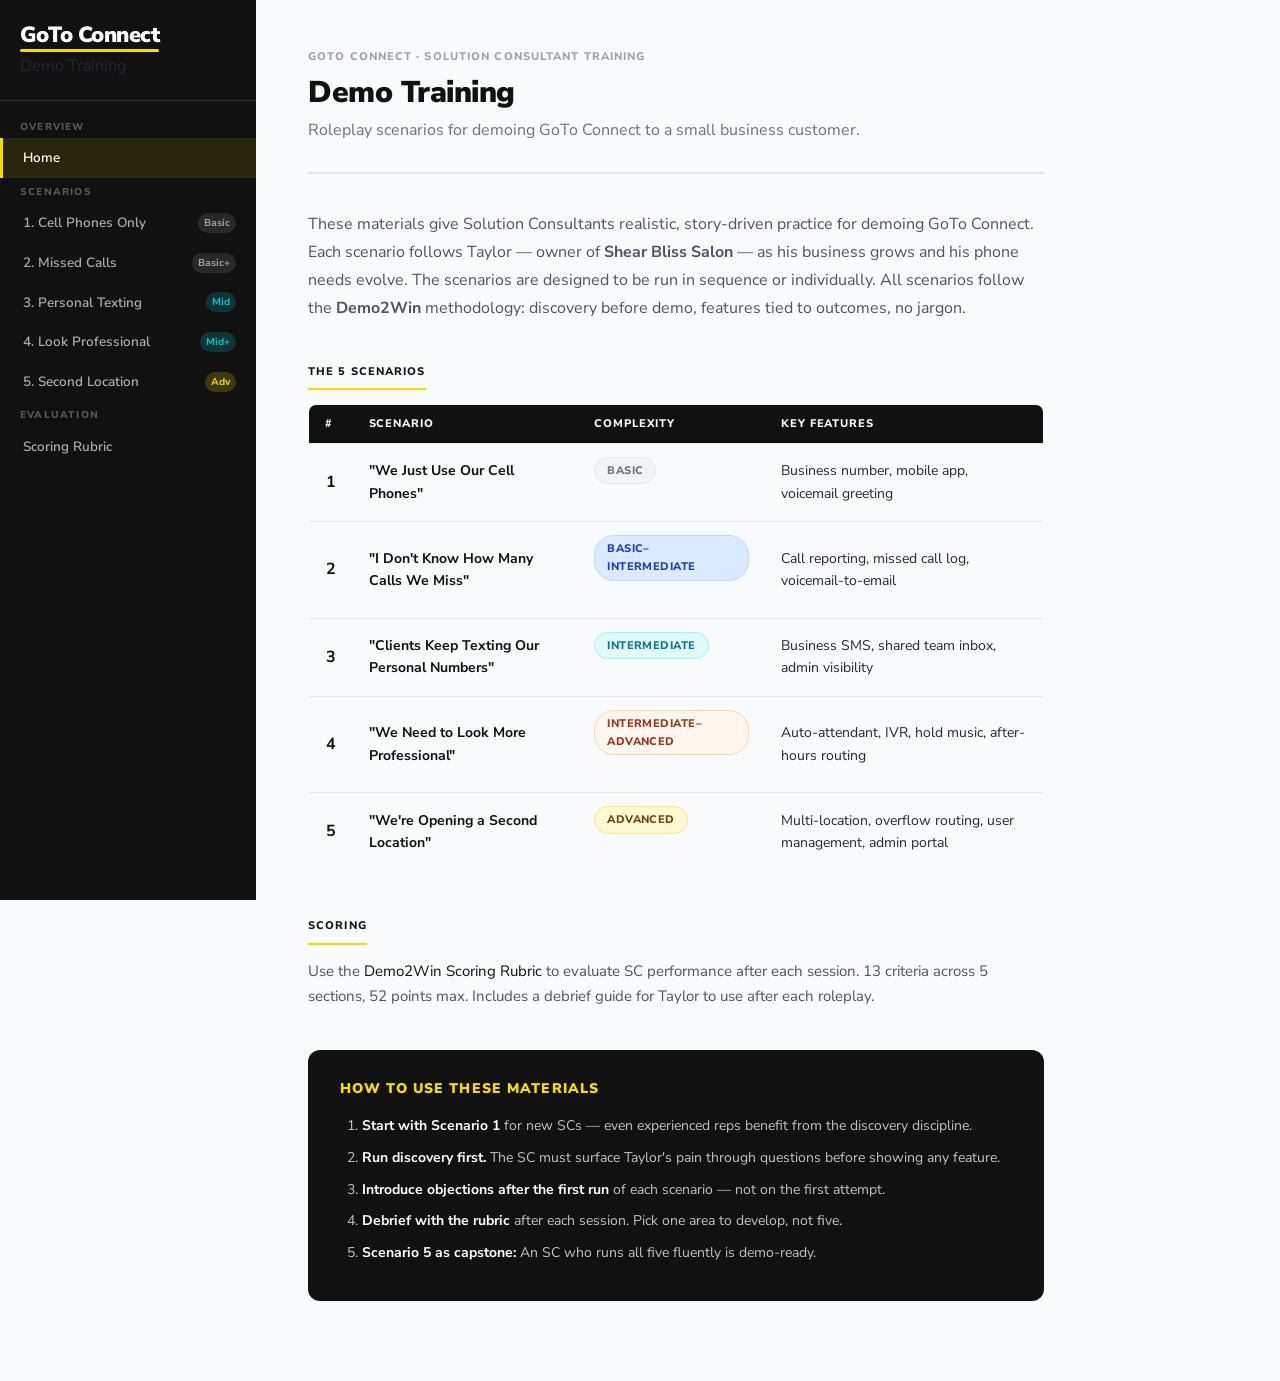
<file: index.html>
<!DOCTYPE html>
<html lang="en">
<head>
  <meta charset="UTF-8">
  <meta name="viewport" content="width=device-width, initial-scale=1.0">
  <title>Shear Bliss Demo Training</title>
  <link rel="icon" href="data:image/svg+xml,<svg xmlns='http://www.w3.org/2000/svg' viewBox='0 0 100 100'><text y='.9em' font-size='90'>✂️</text></svg>">
  <link rel="stylesheet" href="css/styles.css?v=2">
</head>
<body>
<div class="site-wrapper">

  <!-- SIDEBAR NAV — update in all 7 HTML files when changing -->
  <nav class="sidebar">
    <div class="sidebar-header">
      <div class="sidebar-logo">GoTo Connect</div>
      <div class="sidebar-title">Demo Training</div>
    </div>
    <div class="sidebar-nav">
      <span class="nav-section-label">Overview</span>
      <a href="index.html" class="nav-link active">Home</a>

      <span class="nav-section-label">Scenarios</span>
      <a href="scenario-1.html" class="nav-link">
        1. Cell Phones Only
        <span class="nav-badge badge-basic">Basic</span>
      </a>
      <a href="scenario-2.html" class="nav-link">
        2. Missed Calls
        <span class="nav-badge badge-basic">Basic+</span>
      </a>
      <a href="scenario-3.html" class="nav-link">
        3. Personal Texting
        <span class="nav-badge badge-intermediate">Mid</span>
      </a>
      <a href="scenario-4.html" class="nav-link">
        4. Look Professional
        <span class="nav-badge badge-intermediate">Mid+</span>
      </a>
      <a href="scenario-5.html" class="nav-link">
        5. Second Location
        <span class="nav-badge badge-advanced">Adv</span>
      </a>

      <span class="nav-section-label">Evaluation</span>
      <a href="rubric.html" class="nav-link">Scoring Rubric</a>
    </div>
  </nav>
  <!-- END SIDEBAR NAV -->

  <main class="main-content">
    <div class="page">

      <div class="page-header">
        <div class="page-eyebrow">GoTo Connect · Solution Consultant Training</div>
        <h1 class="page-title">Demo Training</h1>
        <p class="page-subtitle">Roleplay scenarios for demoing GoTo Connect to a small business customer.</p>
      </div>

      <p class="home-intro">
        These materials give Solution Consultants realistic, story-driven practice for demoing GoTo Connect.
        Each scenario follows Taylor — owner of <strong>Shear Bliss Salon</strong> — as his business grows and
        his phone needs evolve. The scenarios are designed to be run in sequence or individually.
        All scenarios follow the <strong>Demo2Win</strong> methodology: discovery before demo, features tied to outcomes,
        no jargon.
      </p>

      <div class="section">
        <div class="section-title">The 5 Scenarios</div>
        <table class="scenario-overview-table">
          <thead>
            <tr>
              <th>#</th>
              <th>Scenario</th>
              <th>Complexity</th>
              <th>Key Features</th>
            </tr>
          </thead>
          <tbody>
            <tr>
              <td><a href="scenario-1.html">1</a></td>
              <td><a href="scenario-1.html">"We Just Use Our Cell Phones"</a></td>
              <td><span class="complexity-badge complexity-basic">Basic</span></td>
              <td>Business number, mobile app, voicemail greeting</td>
            </tr>
            <tr>
              <td><a href="scenario-2.html">2</a></td>
              <td><a href="scenario-2.html">"I Don't Know How Many Calls We Miss"</a></td>
              <td><span class="complexity-badge complexity-basic-int">Basic–Intermediate</span></td>
              <td>Call reporting, missed call log, voicemail-to-email</td>
            </tr>
            <tr>
              <td><a href="scenario-3.html">3</a></td>
              <td><a href="scenario-3.html">"Clients Keep Texting Our Personal Numbers"</a></td>
              <td><span class="complexity-badge complexity-intermediate">Intermediate</span></td>
              <td>Business SMS, shared team inbox, admin visibility</td>
            </tr>
            <tr>
              <td><a href="scenario-4.html">4</a></td>
              <td><a href="scenario-4.html">"We Need to Look More Professional"</a></td>
              <td><span class="complexity-badge complexity-intermediate-adv">Intermediate–Advanced</span></td>
              <td>Auto-attendant, IVR, hold music, after-hours routing</td>
            </tr>
            <tr>
              <td><a href="scenario-5.html">5</a></td>
              <td><a href="scenario-5.html">"We're Opening a Second Location"</a></td>
              <td><span class="complexity-badge complexity-advanced">Advanced</span></td>
              <td>Multi-location, overflow routing, user management, admin portal</td>
            </tr>
          </tbody>
        </table>
      </div>

      <div class="section">
        <div class="section-title">Scoring</div>
        <p>
          Use the <a href="rubric.html">Demo2Win Scoring Rubric</a> to evaluate SC performance after each session.
          13 criteria across 5 sections, 52 points max. Includes a debrief guide for Taylor to use after each roleplay.
        </p>
      </div>

      <div class="how-to-use">
        <h3>How to Use These Materials</h3>
        <ol>
          <li><strong>Start with Scenario 1</strong> for new SCs — even experienced reps benefit from the discovery discipline.</li>
          <li><strong>Run discovery first.</strong> The SC must surface Taylor's pain through questions before showing any feature.</li>
          <li><strong>Introduce objections after the first run</strong> of each scenario — not on the first attempt.</li>
          <li><strong>Debrief with the rubric</strong> after each session. Pick one area to develop, not five.</li>
          <li><strong>Scenario 5 as capstone:</strong> An SC who runs all five fluently is demo-ready.</li>
        </ol>
      </div>

    </div>
  </main>
</div>
</body>
</html>
</file>
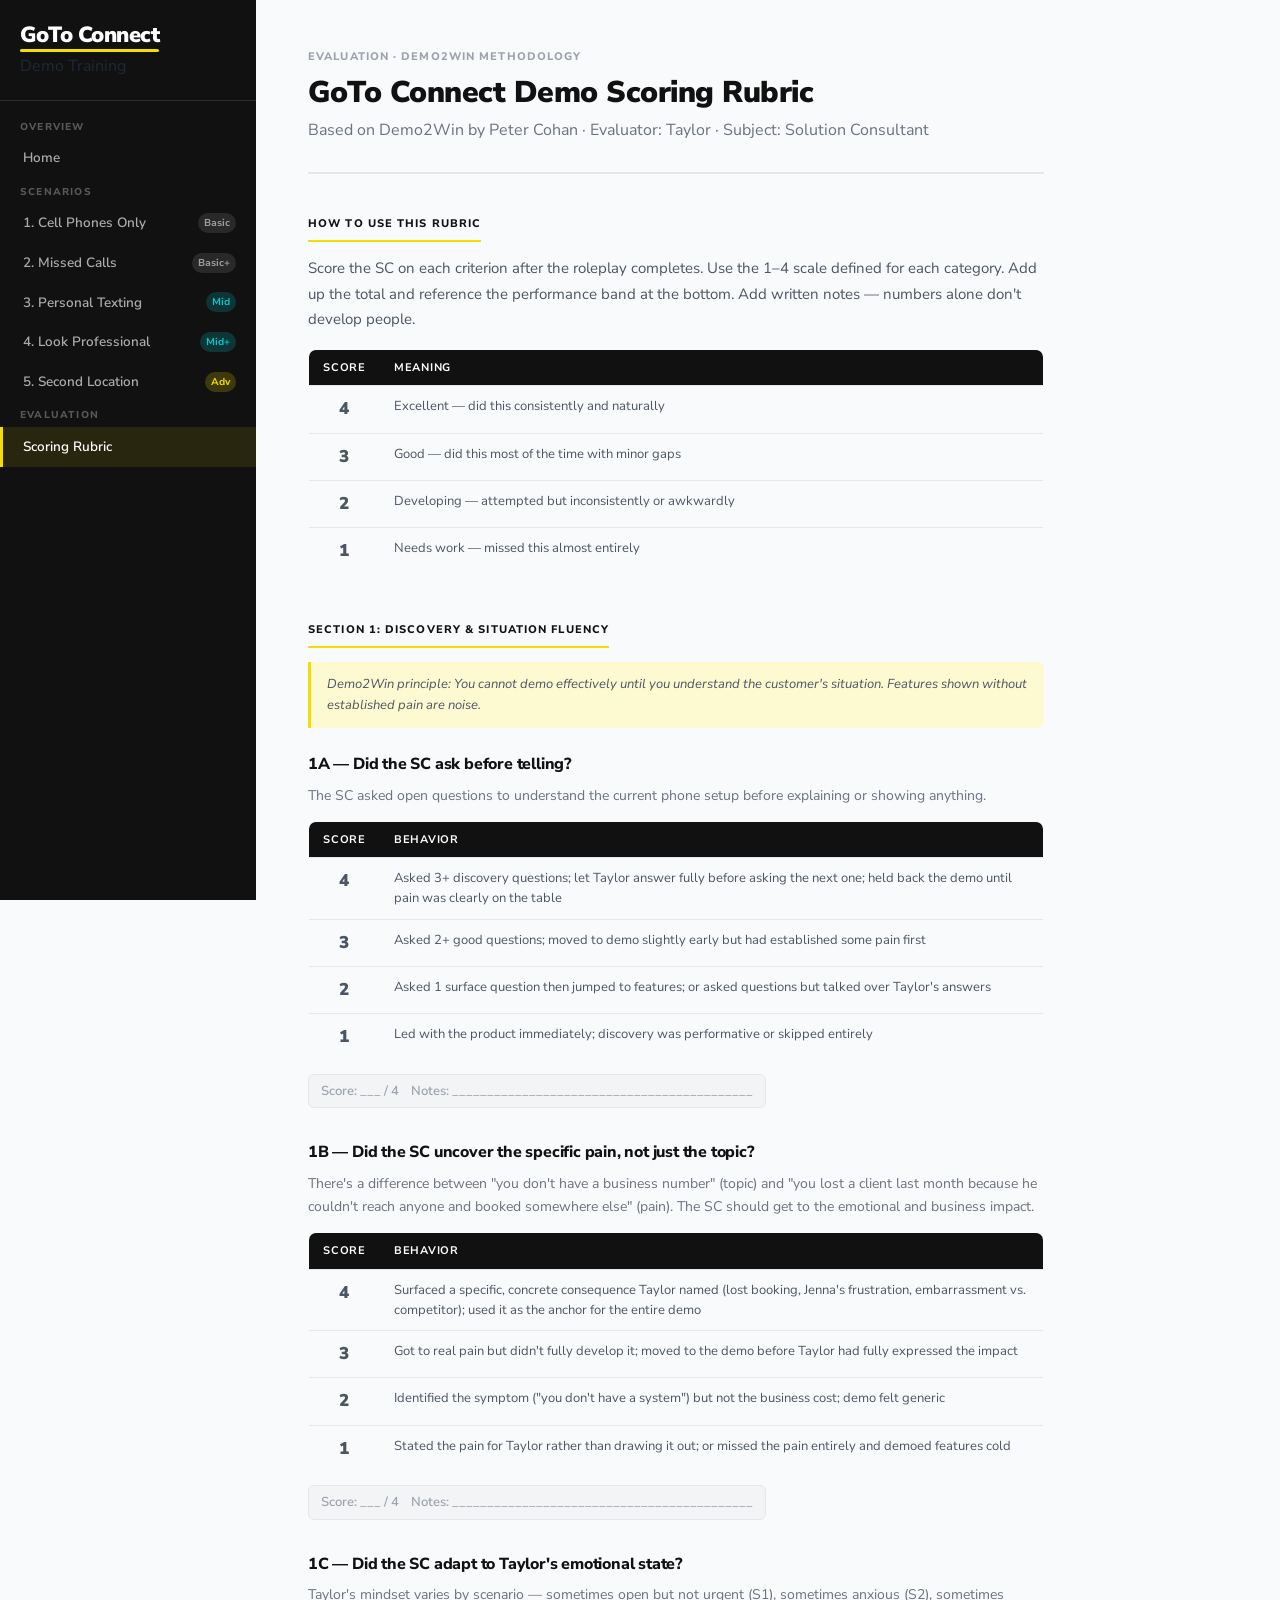
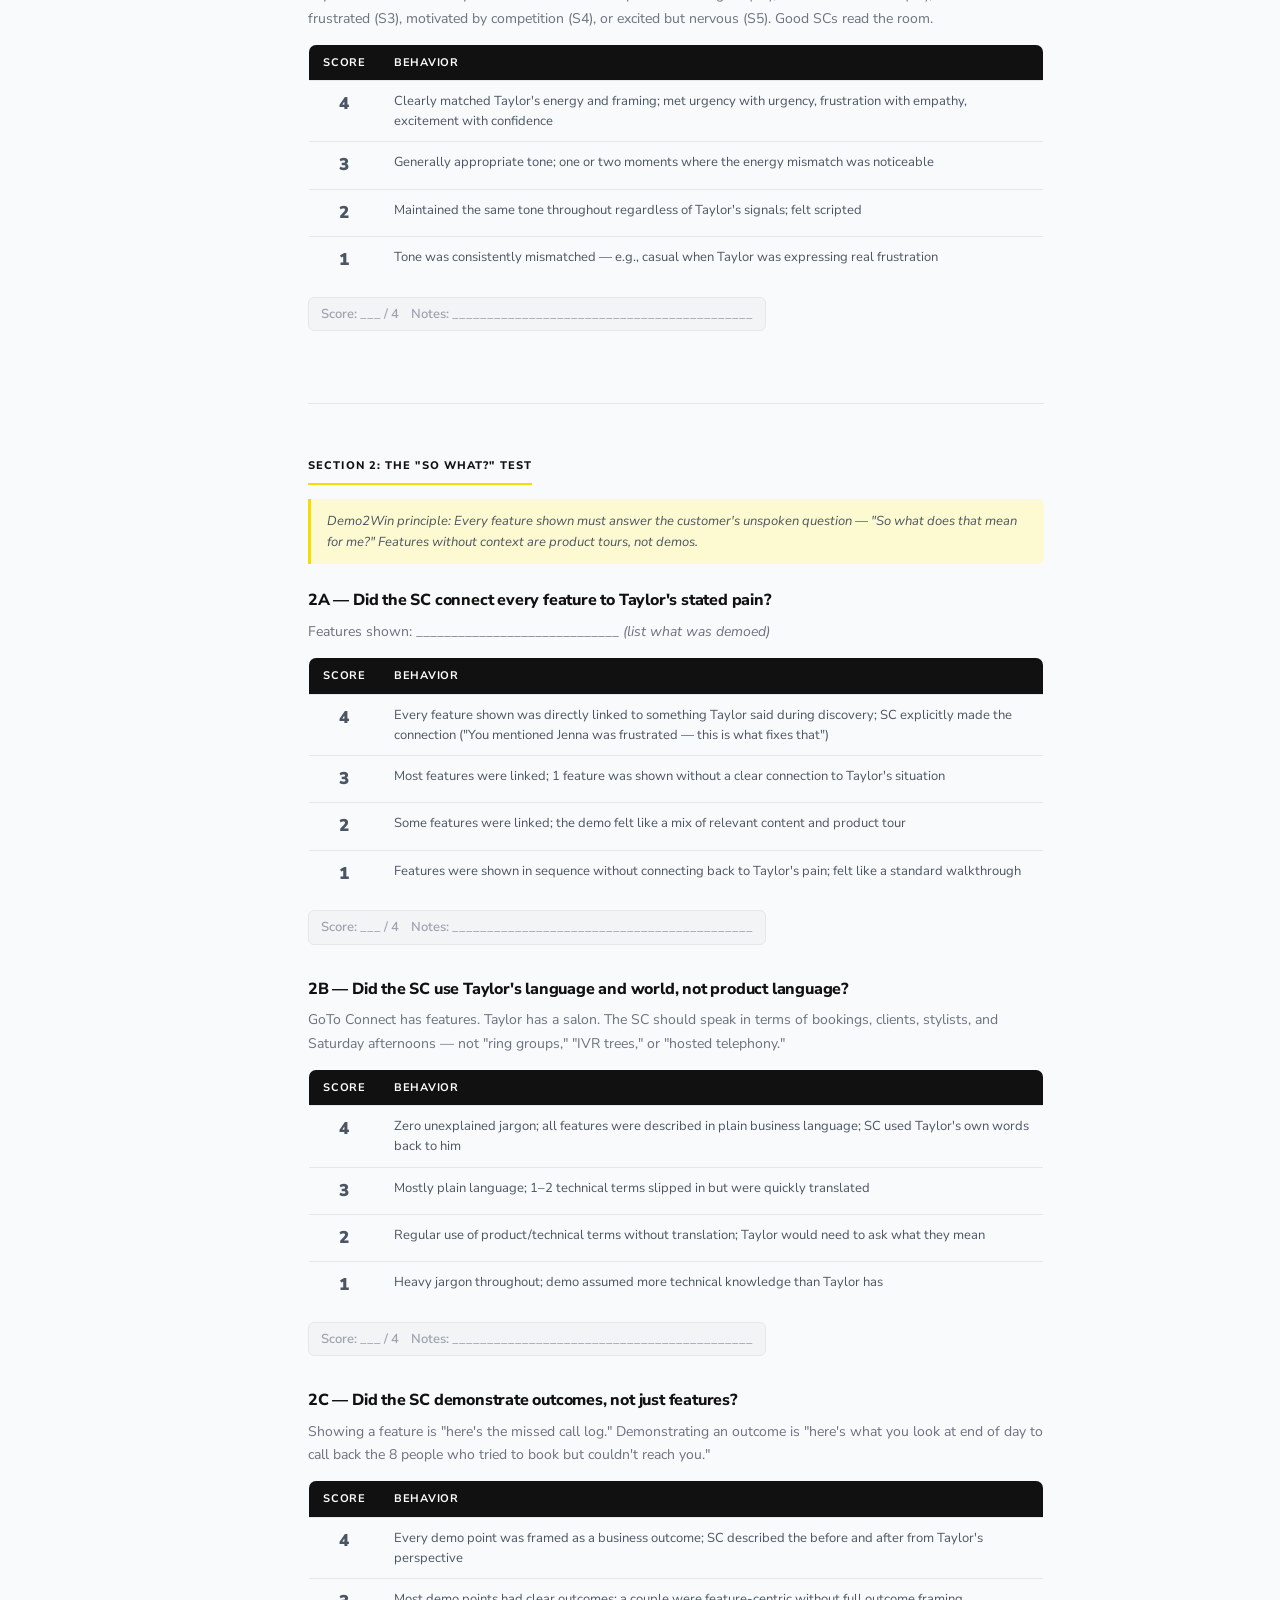
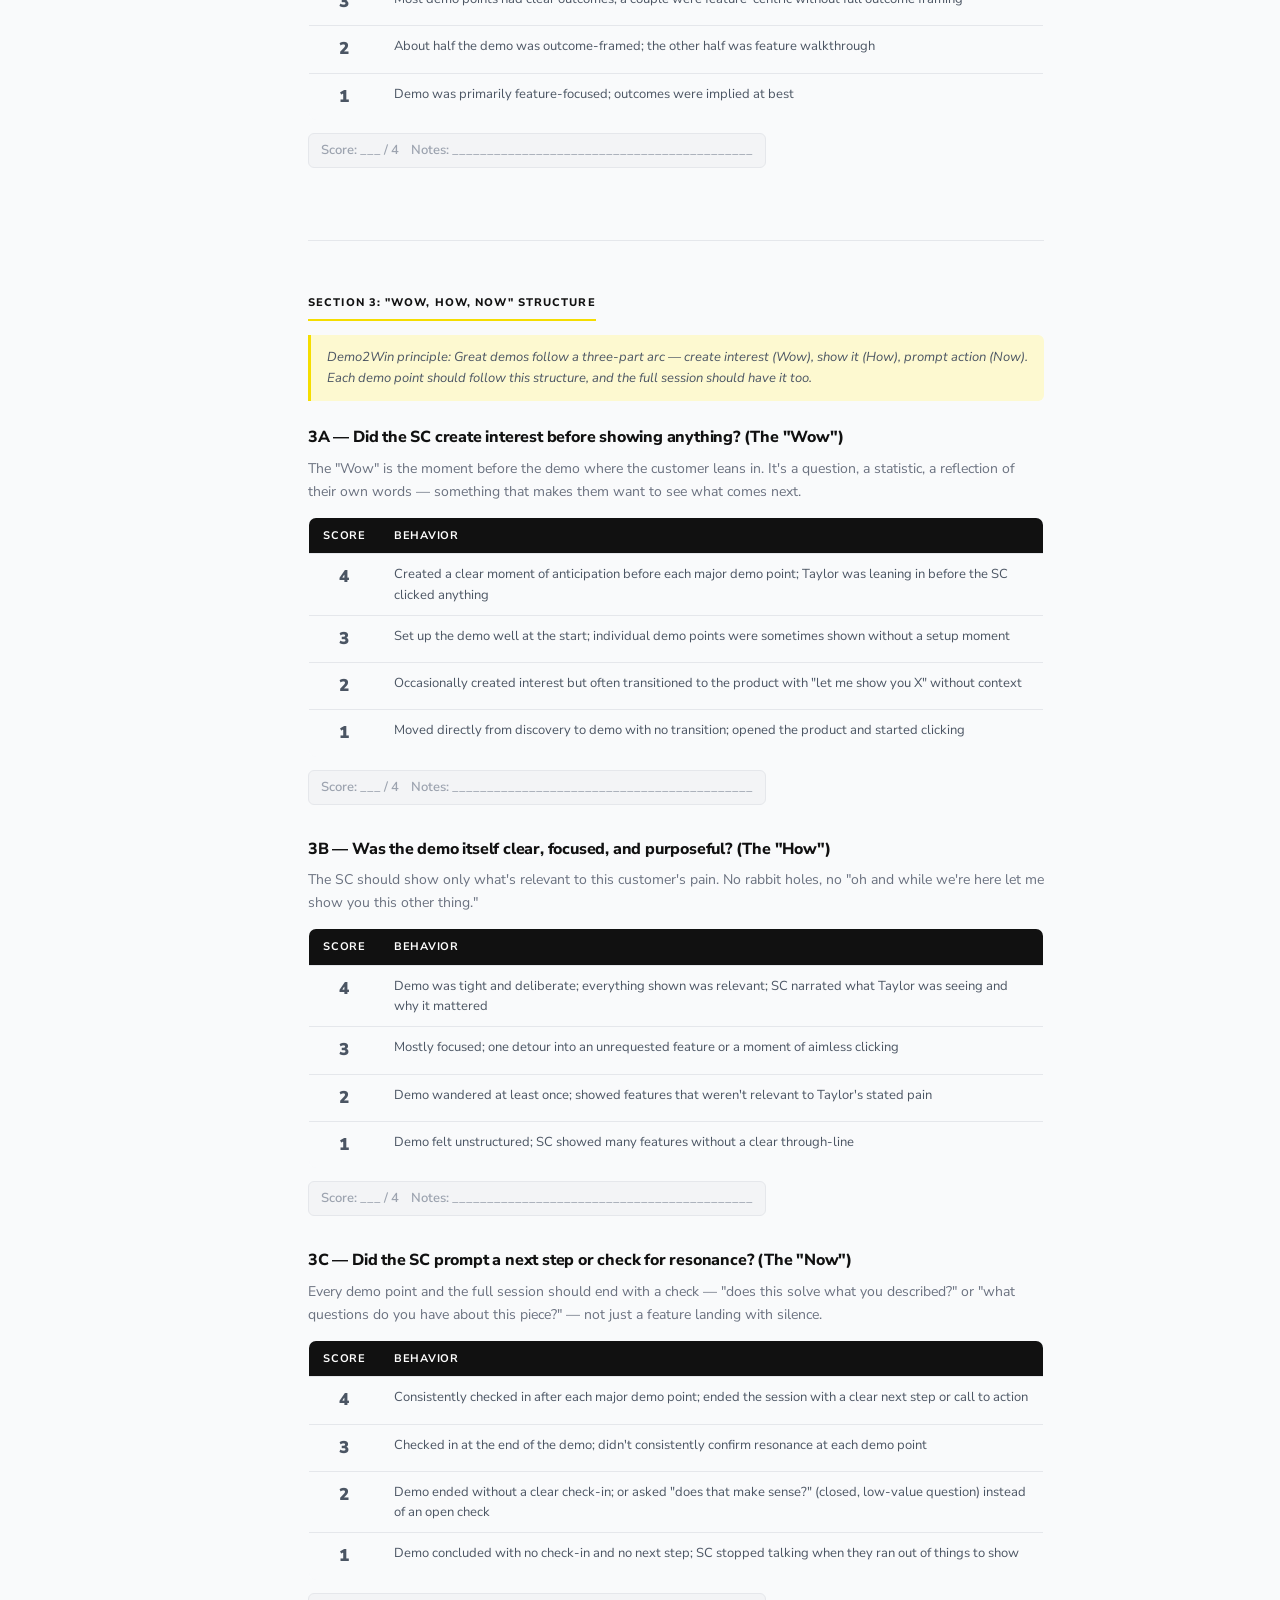
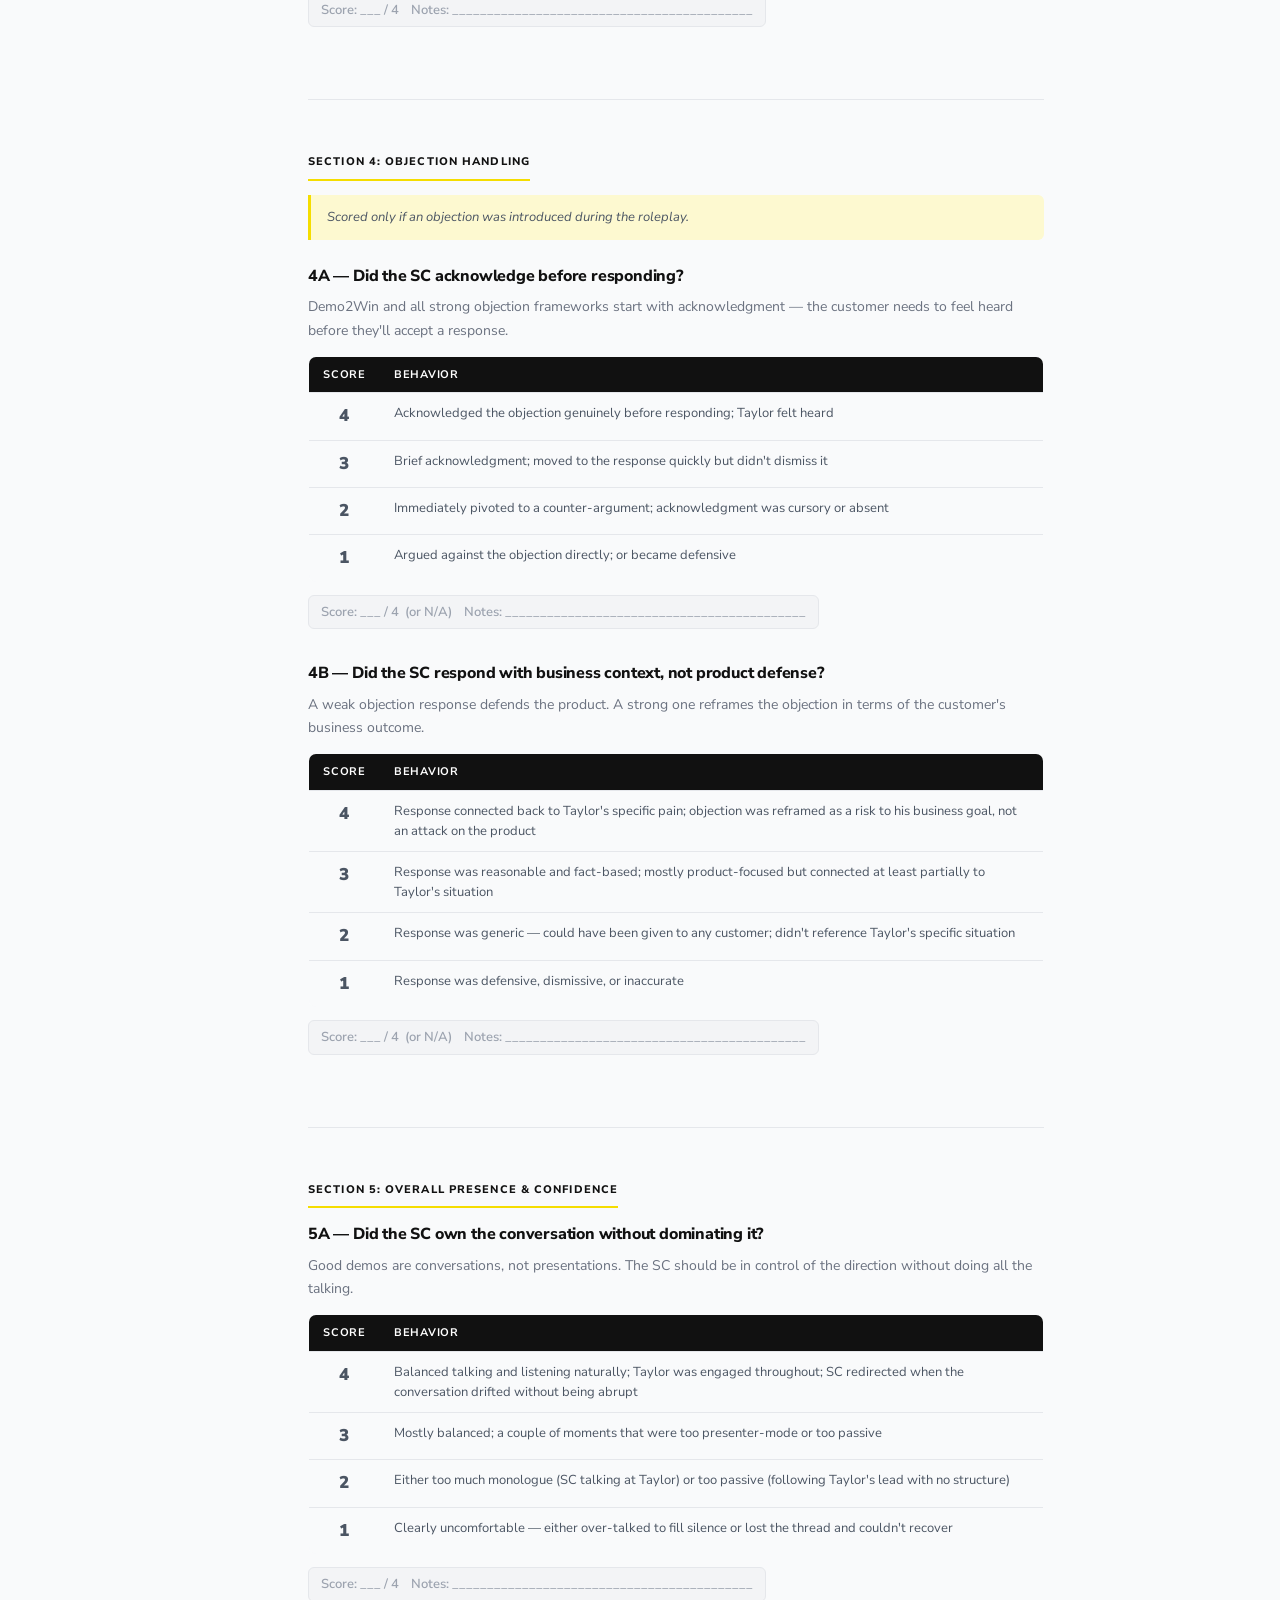
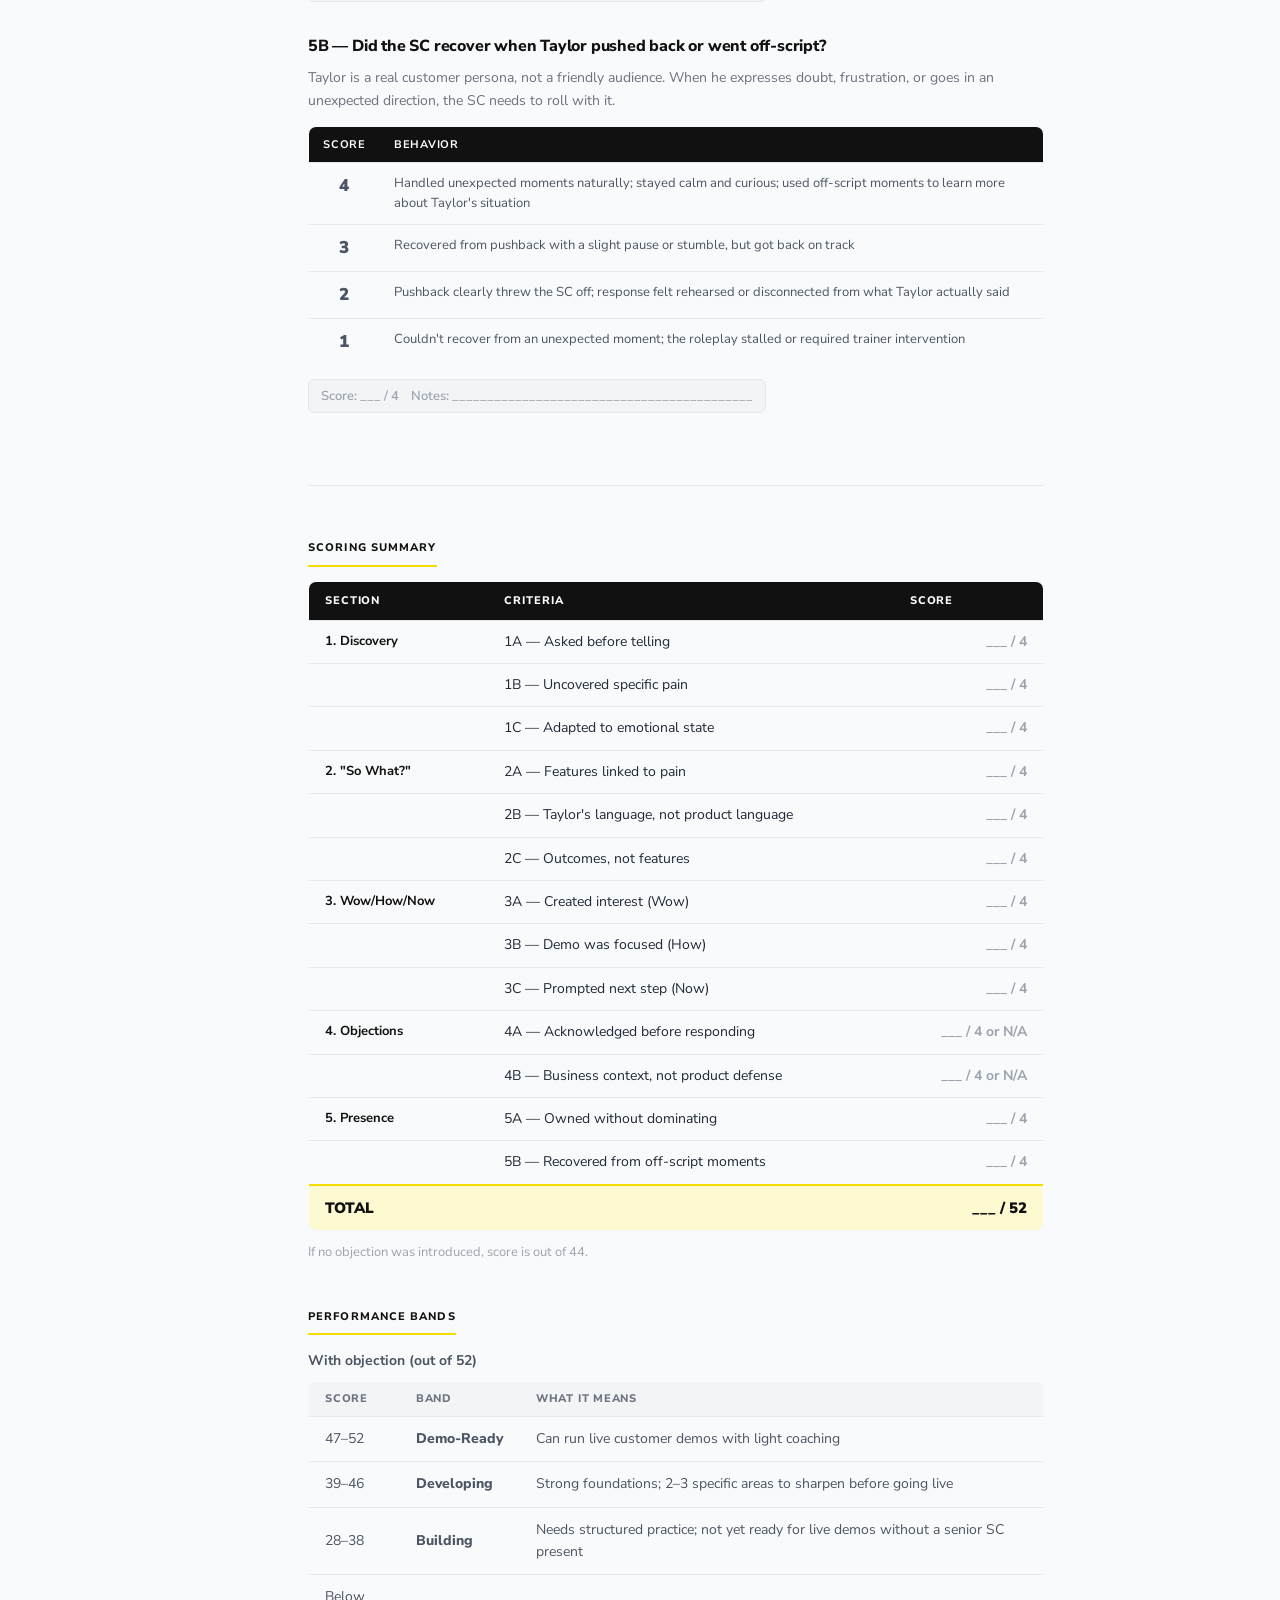
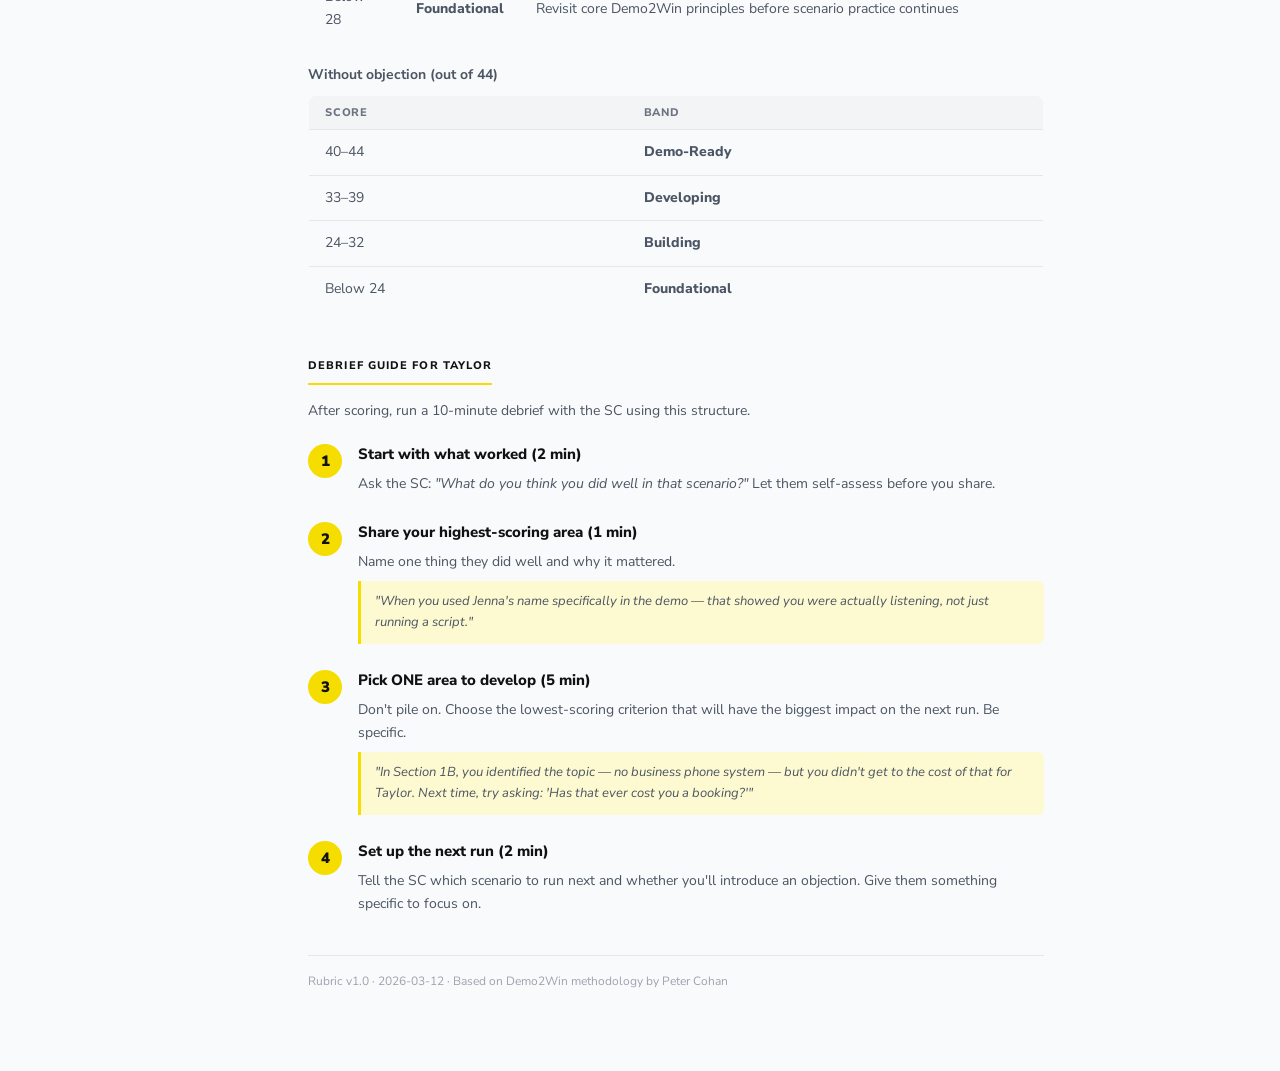
<file: rubric.html>
<!DOCTYPE html>
<html lang="en">
<head>
  <meta charset="UTF-8">
  <meta name="viewport" content="width=device-width, initial-scale=1.0">
  <title>Scoring Rubric — Shear Bliss Demo Training</title>
  <link rel="icon" href="data:image/svg+xml,<svg xmlns='http://www.w3.org/2000/svg' viewBox='0 0 100 100'><text y='.9em' font-size='90'>✂️</text></svg>">
  <link rel="stylesheet" href="css/styles.css?v=2">
</head>
<body>
<div class="site-wrapper">

  <!-- SIDEBAR NAV — update in all 7 HTML files when changing -->
  <nav class="sidebar">
    <div class="sidebar-header">
      <div class="sidebar-logo">GoTo Connect</div>
      <div class="sidebar-title">Demo Training</div>
    </div>
    <div class="sidebar-nav">
      <span class="nav-section-label">Overview</span>
      <a href="index.html" class="nav-link">Home</a>

      <span class="nav-section-label">Scenarios</span>
      <a href="scenario-1.html" class="nav-link">
        1. Cell Phones Only
        <span class="nav-badge badge-basic">Basic</span>
      </a>
      <a href="scenario-2.html" class="nav-link">
        2. Missed Calls
        <span class="nav-badge badge-basic">Basic+</span>
      </a>
      <a href="scenario-3.html" class="nav-link">
        3. Personal Texting
        <span class="nav-badge badge-intermediate">Mid</span>
      </a>
      <a href="scenario-4.html" class="nav-link">
        4. Look Professional
        <span class="nav-badge badge-intermediate">Mid+</span>
      </a>
      <a href="scenario-5.html" class="nav-link">
        5. Second Location
        <span class="nav-badge badge-advanced">Adv</span>
      </a>

      <span class="nav-section-label">Evaluation</span>
      <a href="rubric.html" class="nav-link active">Scoring Rubric</a>
    </div>
  </nav>
  <!-- END SIDEBAR NAV -->

  <main class="main-content">
    <div class="page">

      <div class="page-header">
        <div class="page-eyebrow">Evaluation · Demo2Win Methodology</div>
        <h1 class="page-title">GoTo Connect Demo Scoring Rubric</h1>
        <p class="page-subtitle">Based on Demo2Win by Peter Cohan · Evaluator: Taylor · Subject: Solution Consultant</p>
      </div>

      <!-- How to Use -->
      <div class="section">
        <div class="section-title">How to Use This Rubric</div>
        <p>Score the SC on each criterion after the roleplay completes. Use the 1–4 scale defined for each category. Add up the total and reference the performance band at the bottom. Add written notes — numbers alone don't develop people.</p>

        <table class="behavior-table" style="margin-top:16px;">
          <thead>
            <tr><th>Score</th><th>Meaning</th></tr>
          </thead>
          <tbody>
            <tr><td class="score-4">4</td><td>Excellent — did this consistently and naturally</td></tr>
            <tr><td class="score-3">3</td><td>Good — did this most of the time with minor gaps</td></tr>
            <tr><td class="score-2">2</td><td>Developing — attempted but inconsistently or awkwardly</td></tr>
            <tr><td class="score-1">1</td><td>Needs work — missed this almost entirely</td></tr>
          </tbody>
        </table>
      </div>

      <!-- Section 1 -->
      <div class="rubric-section">
        <div class="section-title">Section 1: Discovery &amp; Situation Fluency</div>
        <p class="rubric-principle">Demo2Win principle: You cannot demo effectively until you understand the customer's situation. Features shown without established pain are noise.</p>

        <div class="criteria-block">
          <div class="criteria-title">1A — Did the SC ask before telling?</div>
          <div class="criteria-desc">The SC asked open questions to understand the current phone setup before explaining or showing anything.</div>
          <table class="behavior-table">
            <thead><tr><th>Score</th><th>Behavior</th></tr></thead>
            <tbody>
              <tr><td class="score-4">4</td><td>Asked 3+ discovery questions; let Taylor answer fully before asking the next one; held back the demo until pain was clearly on the table</td></tr>
              <tr><td class="score-3">3</td><td>Asked 2+ good questions; moved to demo slightly early but had established some pain first</td></tr>
              <tr><td class="score-2">2</td><td>Asked 1 surface question then jumped to features; or asked questions but talked over Taylor's answers</td></tr>
              <tr><td class="score-1">1</td><td>Led with the product immediately; discovery was performative or skipped entirely</td></tr>
            </tbody>
          </table>
          <div class="score-field">Score: ___ / 4 &nbsp;&nbsp; Notes: ___________________________________________</div>
        </div>

        <div class="criteria-block">
          <div class="criteria-title">1B — Did the SC uncover the specific pain, not just the topic?</div>
          <div class="criteria-desc">There's a difference between "you don't have a business number" (topic) and "you lost a client last month because he couldn't reach anyone and booked somewhere else" (pain). The SC should get to the emotional and business impact.</div>
          <table class="behavior-table">
            <thead><tr><th>Score</th><th>Behavior</th></tr></thead>
            <tbody>
              <tr><td class="score-4">4</td><td>Surfaced a specific, concrete consequence Taylor named (lost booking, Jenna's frustration, embarrassment vs. competitor); used it as the anchor for the entire demo</td></tr>
              <tr><td class="score-3">3</td><td>Got to real pain but didn't fully develop it; moved to the demo before Taylor had fully expressed the impact</td></tr>
              <tr><td class="score-2">2</td><td>Identified the symptom ("you don't have a system") but not the business cost; demo felt generic</td></tr>
              <tr><td class="score-1">1</td><td>Stated the pain for Taylor rather than drawing it out; or missed the pain entirely and demoed features cold</td></tr>
            </tbody>
          </table>
          <div class="score-field">Score: ___ / 4 &nbsp;&nbsp; Notes: ___________________________________________</div>
        </div>

        <div class="criteria-block">
          <div class="criteria-title">1C — Did the SC adapt to Taylor's emotional state?</div>
          <div class="criteria-desc">Taylor's mindset varies by scenario — sometimes open but not urgent (S1), sometimes anxious (S2), sometimes frustrated (S3), motivated by competition (S4), or excited but nervous (S5). Good SCs read the room.</div>
          <table class="behavior-table">
            <thead><tr><th>Score</th><th>Behavior</th></tr></thead>
            <tbody>
              <tr><td class="score-4">4</td><td>Clearly matched Taylor's energy and framing; met urgency with urgency, frustration with empathy, excitement with confidence</td></tr>
              <tr><td class="score-3">3</td><td>Generally appropriate tone; one or two moments where the energy mismatch was noticeable</td></tr>
              <tr><td class="score-2">2</td><td>Maintained the same tone throughout regardless of Taylor's signals; felt scripted</td></tr>
              <tr><td class="score-1">1</td><td>Tone was consistently mismatched — e.g., casual when Taylor was expressing real frustration</td></tr>
            </tbody>
          </table>
          <div class="score-field">Score: ___ / 4 &nbsp;&nbsp; Notes: ___________________________________________</div>
        </div>
      </div>

      <!-- Section 2 -->
      <div class="rubric-section">
        <div class="section-title">Section 2: The "So What?" Test</div>
        <p class="rubric-principle">Demo2Win principle: Every feature shown must answer the customer's unspoken question — "So what does that mean for me?" Features without context are product tours, not demos.</p>

        <div class="criteria-block">
          <div class="criteria-title">2A — Did the SC connect every feature to Taylor's stated pain?</div>
          <div class="criteria-desc">Features shown: _____________________________ <em>(list what was demoed)</em></div>
          <table class="behavior-table">
            <thead><tr><th>Score</th><th>Behavior</th></tr></thead>
            <tbody>
              <tr><td class="score-4">4</td><td>Every feature shown was directly linked to something Taylor said during discovery; SC explicitly made the connection ("You mentioned Jenna was frustrated — this is what fixes that")</td></tr>
              <tr><td class="score-3">3</td><td>Most features were linked; 1 feature was shown without a clear connection to Taylor's situation</td></tr>
              <tr><td class="score-2">2</td><td>Some features were linked; the demo felt like a mix of relevant content and product tour</td></tr>
              <tr><td class="score-1">1</td><td>Features were shown in sequence without connecting back to Taylor's pain; felt like a standard walkthrough</td></tr>
            </tbody>
          </table>
          <div class="score-field">Score: ___ / 4 &nbsp;&nbsp; Notes: ___________________________________________</div>
        </div>

        <div class="criteria-block">
          <div class="criteria-title">2B — Did the SC use Taylor's language and world, not product language?</div>
          <div class="criteria-desc">GoTo Connect has features. Taylor has a salon. The SC should speak in terms of bookings, clients, stylists, and Saturday afternoons — not "ring groups," "IVR trees," or "hosted telephony."</div>
          <table class="behavior-table">
            <thead><tr><th>Score</th><th>Behavior</th></tr></thead>
            <tbody>
              <tr><td class="score-4">4</td><td>Zero unexplained jargon; all features were described in plain business language; SC used Taylor's own words back to him</td></tr>
              <tr><td class="score-3">3</td><td>Mostly plain language; 1–2 technical terms slipped in but were quickly translated</td></tr>
              <tr><td class="score-2">2</td><td>Regular use of product/technical terms without translation; Taylor would need to ask what they mean</td></tr>
              <tr><td class="score-1">1</td><td>Heavy jargon throughout; demo assumed more technical knowledge than Taylor has</td></tr>
            </tbody>
          </table>
          <div class="score-field">Score: ___ / 4 &nbsp;&nbsp; Notes: ___________________________________________</div>
        </div>

        <div class="criteria-block">
          <div class="criteria-title">2C — Did the SC demonstrate outcomes, not just features?</div>
          <div class="criteria-desc">Showing a feature is "here's the missed call log." Demonstrating an outcome is "here's what you look at end of day to call back the 8 people who tried to book but couldn't reach you."</div>
          <table class="behavior-table">
            <thead><tr><th>Score</th><th>Behavior</th></tr></thead>
            <tbody>
              <tr><td class="score-4">4</td><td>Every demo point was framed as a business outcome; SC described the before and after from Taylor's perspective</td></tr>
              <tr><td class="score-3">3</td><td>Most demo points had clear outcomes; a couple were feature-centric without full outcome framing</td></tr>
              <tr><td class="score-2">2</td><td>About half the demo was outcome-framed; the other half was feature walkthrough</td></tr>
              <tr><td class="score-1">1</td><td>Demo was primarily feature-focused; outcomes were implied at best</td></tr>
            </tbody>
          </table>
          <div class="score-field">Score: ___ / 4 &nbsp;&nbsp; Notes: ___________________________________________</div>
        </div>
      </div>

      <!-- Section 3 -->
      <div class="rubric-section">
        <div class="section-title">Section 3: "Wow, How, Now" Structure</div>
        <p class="rubric-principle">Demo2Win principle: Great demos follow a three-part arc — create interest (Wow), show it (How), prompt action (Now). Each demo point should follow this structure, and the full session should have it too.</p>

        <div class="criteria-block">
          <div class="criteria-title">3A — Did the SC create interest before showing anything? (The "Wow")</div>
          <div class="criteria-desc">The "Wow" is the moment before the demo where the customer leans in. It's a question, a statistic, a reflection of their own words — something that makes them want to see what comes next.</div>
          <table class="behavior-table">
            <thead><tr><th>Score</th><th>Behavior</th></tr></thead>
            <tbody>
              <tr><td class="score-4">4</td><td>Created a clear moment of anticipation before each major demo point; Taylor was leaning in before the SC clicked anything</td></tr>
              <tr><td class="score-3">3</td><td>Set up the demo well at the start; individual demo points were sometimes shown without a setup moment</td></tr>
              <tr><td class="score-2">2</td><td>Occasionally created interest but often transitioned to the product with "let me show you X" without context</td></tr>
              <tr><td class="score-1">1</td><td>Moved directly from discovery to demo with no transition; opened the product and started clicking</td></tr>
            </tbody>
          </table>
          <div class="score-field">Score: ___ / 4 &nbsp;&nbsp; Notes: ___________________________________________</div>
        </div>

        <div class="criteria-block">
          <div class="criteria-title">3B — Was the demo itself clear, focused, and purposeful? (The "How")</div>
          <div class="criteria-desc">The SC should show only what's relevant to this customer's pain. No rabbit holes, no "oh and while we're here let me show you this other thing."</div>
          <table class="behavior-table">
            <thead><tr><th>Score</th><th>Behavior</th></tr></thead>
            <tbody>
              <tr><td class="score-4">4</td><td>Demo was tight and deliberate; everything shown was relevant; SC narrated what Taylor was seeing and why it mattered</td></tr>
              <tr><td class="score-3">3</td><td>Mostly focused; one detour into an unrequested feature or a moment of aimless clicking</td></tr>
              <tr><td class="score-2">2</td><td>Demo wandered at least once; showed features that weren't relevant to Taylor's stated pain</td></tr>
              <tr><td class="score-1">1</td><td>Demo felt unstructured; SC showed many features without a clear through-line</td></tr>
            </tbody>
          </table>
          <div class="score-field">Score: ___ / 4 &nbsp;&nbsp; Notes: ___________________________________________</div>
        </div>

        <div class="criteria-block">
          <div class="criteria-title">3C — Did the SC prompt a next step or check for resonance? (The "Now")</div>
          <div class="criteria-desc">Every demo point and the full session should end with a check — "does this solve what you described?" or "what questions do you have about this piece?" — not just a feature landing with silence.</div>
          <table class="behavior-table">
            <thead><tr><th>Score</th><th>Behavior</th></tr></thead>
            <tbody>
              <tr><td class="score-4">4</td><td>Consistently checked in after each major demo point; ended the session with a clear next step or call to action</td></tr>
              <tr><td class="score-3">3</td><td>Checked in at the end of the demo; didn't consistently confirm resonance at each demo point</td></tr>
              <tr><td class="score-2">2</td><td>Demo ended without a clear check-in; or asked "does that make sense?" (closed, low-value question) instead of an open check</td></tr>
              <tr><td class="score-1">1</td><td>Demo concluded with no check-in and no next step; SC stopped talking when they ran out of things to show</td></tr>
            </tbody>
          </table>
          <div class="score-field">Score: ___ / 4 &nbsp;&nbsp; Notes: ___________________________________________</div>
        </div>
      </div>

      <!-- Section 4 -->
      <div class="rubric-section">
        <div class="section-title">Section 4: Objection Handling</div>
        <p class="rubric-principle">Scored only if an objection was introduced during the roleplay.</p>

        <div class="criteria-block">
          <div class="criteria-title">4A — Did the SC acknowledge before responding?</div>
          <div class="criteria-desc">Demo2Win and all strong objection frameworks start with acknowledgment — the customer needs to feel heard before they'll accept a response.</div>
          <table class="behavior-table">
            <thead><tr><th>Score</th><th>Behavior</th></tr></thead>
            <tbody>
              <tr><td class="score-4">4</td><td>Acknowledged the objection genuinely before responding; Taylor felt heard</td></tr>
              <tr><td class="score-3">3</td><td>Brief acknowledgment; moved to the response quickly but didn't dismiss it</td></tr>
              <tr><td class="score-2">2</td><td>Immediately pivoted to a counter-argument; acknowledgment was cursory or absent</td></tr>
              <tr><td class="score-1">1</td><td>Argued against the objection directly; or became defensive</td></tr>
            </tbody>
          </table>
          <div class="score-field">Score: ___ / 4 &nbsp;(or N/A) &nbsp;&nbsp; Notes: ___________________________________________</div>
        </div>

        <div class="criteria-block">
          <div class="criteria-title">4B — Did the SC respond with business context, not product defense?</div>
          <div class="criteria-desc">A weak objection response defends the product. A strong one reframes the objection in terms of the customer's business outcome.</div>
          <table class="behavior-table">
            <thead><tr><th>Score</th><th>Behavior</th></tr></thead>
            <tbody>
              <tr><td class="score-4">4</td><td>Response connected back to Taylor's specific pain; objection was reframed as a risk to his business goal, not an attack on the product</td></tr>
              <tr><td class="score-3">3</td><td>Response was reasonable and fact-based; mostly product-focused but connected at least partially to Taylor's situation</td></tr>
              <tr><td class="score-2">2</td><td>Response was generic — could have been given to any customer; didn't reference Taylor's specific situation</td></tr>
              <tr><td class="score-1">1</td><td>Response was defensive, dismissive, or inaccurate</td></tr>
            </tbody>
          </table>
          <div class="score-field">Score: ___ / 4 &nbsp;(or N/A) &nbsp;&nbsp; Notes: ___________________________________________</div>
        </div>
      </div>

      <!-- Section 5 -->
      <div class="rubric-section">
        <div class="section-title">Section 5: Overall Presence &amp; Confidence</div>

        <div class="criteria-block">
          <div class="criteria-title">5A — Did the SC own the conversation without dominating it?</div>
          <div class="criteria-desc">Good demos are conversations, not presentations. The SC should be in control of the direction without doing all the talking.</div>
          <table class="behavior-table">
            <thead><tr><th>Score</th><th>Behavior</th></tr></thead>
            <tbody>
              <tr><td class="score-4">4</td><td>Balanced talking and listening naturally; Taylor was engaged throughout; SC redirected when the conversation drifted without being abrupt</td></tr>
              <tr><td class="score-3">3</td><td>Mostly balanced; a couple of moments that were too presenter-mode or too passive</td></tr>
              <tr><td class="score-2">2</td><td>Either too much monologue (SC talking at Taylor) or too passive (following Taylor's lead with no structure)</td></tr>
              <tr><td class="score-1">1</td><td>Clearly uncomfortable — either over-talked to fill silence or lost the thread and couldn't recover</td></tr>
            </tbody>
          </table>
          <div class="score-field">Score: ___ / 4 &nbsp;&nbsp; Notes: ___________________________________________</div>
        </div>

        <div class="criteria-block">
          <div class="criteria-title">5B — Did the SC recover when Taylor pushed back or went off-script?</div>
          <div class="criteria-desc">Taylor is a real customer persona, not a friendly audience. When he expresses doubt, frustration, or goes in an unexpected direction, the SC needs to roll with it.</div>
          <table class="behavior-table">
            <thead><tr><th>Score</th><th>Behavior</th></tr></thead>
            <tbody>
              <tr><td class="score-4">4</td><td>Handled unexpected moments naturally; stayed calm and curious; used off-script moments to learn more about Taylor's situation</td></tr>
              <tr><td class="score-3">3</td><td>Recovered from pushback with a slight pause or stumble, but got back on track</td></tr>
              <tr><td class="score-2">2</td><td>Pushback clearly threw the SC off; response felt rehearsed or disconnected from what Taylor actually said</td></tr>
              <tr><td class="score-1">1</td><td>Couldn't recover from an unexpected moment; the roleplay stalled or required trainer intervention</td></tr>
            </tbody>
          </table>
          <div class="score-field">Score: ___ / 4 &nbsp;&nbsp; Notes: ___________________________________________</div>
        </div>
      </div>

      <!-- Scoring Summary -->
      <div class="section">
        <div class="section-title">Scoring Summary</div>
        <table class="summary-table">
          <thead>
            <tr><th>Section</th><th>Criteria</th><th>Score</th></tr>
          </thead>
          <tbody>
            <tr><td>1. Discovery</td><td>1A — Asked before telling</td><td>___ / 4</td></tr>
            <tr><td></td><td>1B — Uncovered specific pain</td><td>___ / 4</td></tr>
            <tr><td></td><td>1C — Adapted to emotional state</td><td>___ / 4</td></tr>
            <tr><td>2. "So What?"</td><td>2A — Features linked to pain</td><td>___ / 4</td></tr>
            <tr><td></td><td>2B — Taylor's language, not product language</td><td>___ / 4</td></tr>
            <tr><td></td><td>2C — Outcomes, not features</td><td>___ / 4</td></tr>
            <tr><td>3. Wow/How/Now</td><td>3A — Created interest (Wow)</td><td>___ / 4</td></tr>
            <tr><td></td><td>3B — Demo was focused (How)</td><td>___ / 4</td></tr>
            <tr><td></td><td>3C — Prompted next step (Now)</td><td>___ / 4</td></tr>
            <tr><td>4. Objections</td><td>4A — Acknowledged before responding</td><td>___ / 4 or N/A</td></tr>
            <tr><td></td><td>4B — Business context, not product defense</td><td>___ / 4 or N/A</td></tr>
            <tr><td>5. Presence</td><td>5A — Owned without dominating</td><td>___ / 4</td></tr>
            <tr><td></td><td>5B — Recovered from off-script moments</td><td>___ / 4</td></tr>
            <tr class="total-row"><td colspan="2">TOTAL</td><td>___ / 52</td></tr>
          </tbody>
        </table>
        <p style="margin-top:10px;font-size:13px;color:var(--gray-400);">If no objection was introduced, score is out of 44.</p>
      </div>

      <!-- Performance Bands -->
      <div class="section">
        <div class="section-title">Performance Bands</div>

        <p style="font-size:14px;font-weight:700;color:var(--gray-600);margin-bottom:8px;">With objection (out of 52)</p>
        <table class="bands-table">
          <thead><tr><th>Score</th><th>Band</th><th>What it means</th></tr></thead>
          <tbody>
            <tr><td>47–52</td><td class="band-demo-ready">Demo-Ready</td><td>Can run live customer demos with light coaching</td></tr>
            <tr><td>39–46</td><td class="band-developing">Developing</td><td>Strong foundations; 2–3 specific areas to sharpen before going live</td></tr>
            <tr><td>28–38</td><td class="band-building">Building</td><td>Needs structured practice; not yet ready for live demos without a senior SC present</td></tr>
            <tr><td>Below 28</td><td class="band-foundational">Foundational</td><td>Revisit core Demo2Win principles before scenario practice continues</td></tr>
          </tbody>
        </table>

        <p style="font-size:14px;font-weight:700;color:var(--gray-600);margin-bottom:8px;margin-top:20px;">Without objection (out of 44)</p>
        <table class="bands-table">
          <thead><tr><th>Score</th><th>Band</th></tr></thead>
          <tbody>
            <tr><td>40–44</td><td class="band-demo-ready">Demo-Ready</td></tr>
            <tr><td>33–39</td><td class="band-developing">Developing</td></tr>
            <tr><td>24–32</td><td class="band-building">Building</td></tr>
            <tr><td>Below 24</td><td class="band-foundational">Foundational</td></tr>
          </tbody>
        </table>
      </div>

      <!-- Debrief Guide -->
      <div class="section">
        <div class="section-title">Debrief Guide for Taylor</div>
        <p style="font-size:14px;color:var(--gray-600);margin-bottom:20px;">After scoring, run a 10-minute debrief with the SC using this structure.</p>

        <div class="debrief-step">
          <div class="debrief-number">1</div>
          <div class="debrief-step-content">
            <h4>Start with what worked (2 min)</h4>
            <p>Ask the SC: <em>"What do you think you did well in that scenario?"</em> Let them self-assess before you share.</p>
          </div>
        </div>

        <div class="debrief-step">
          <div class="debrief-number">2</div>
          <div class="debrief-step-content">
            <h4>Share your highest-scoring area (1 min)</h4>
            <p>Name one thing they did well and why it mattered.</p>
            <blockquote>"When you used Jenna's name specifically in the demo — that showed you were actually listening, not just running a script."</blockquote>
          </div>
        </div>

        <div class="debrief-step">
          <div class="debrief-number">3</div>
          <div class="debrief-step-content">
            <h4>Pick ONE area to develop (5 min)</h4>
            <p>Don't pile on. Choose the lowest-scoring criterion that will have the biggest impact on the next run. Be specific.</p>
            <blockquote>"In Section 1B, you identified the topic — no business phone system — but you didn't get to the cost of that for Taylor. Next time, try asking: 'Has that ever cost you a booking?'"</blockquote>
          </div>
        </div>

        <div class="debrief-step">
          <div class="debrief-number">4</div>
          <div class="debrief-step-content">
            <h4>Set up the next run (2 min)</h4>
            <p>Tell the SC which scenario to run next and whether you'll introduce an objection. Give them something specific to focus on.</p>
          </div>
        </div>
      </div>

      <p style="font-size:12px;color:var(--gray-400);border-top:1px solid var(--gray-200);padding-top:16px;">Rubric v1.0 · 2026-03-12 · Based on Demo2Win methodology by Peter Cohan</p>

    </div>
  </main>
</div>
</body>
</html>
</file>
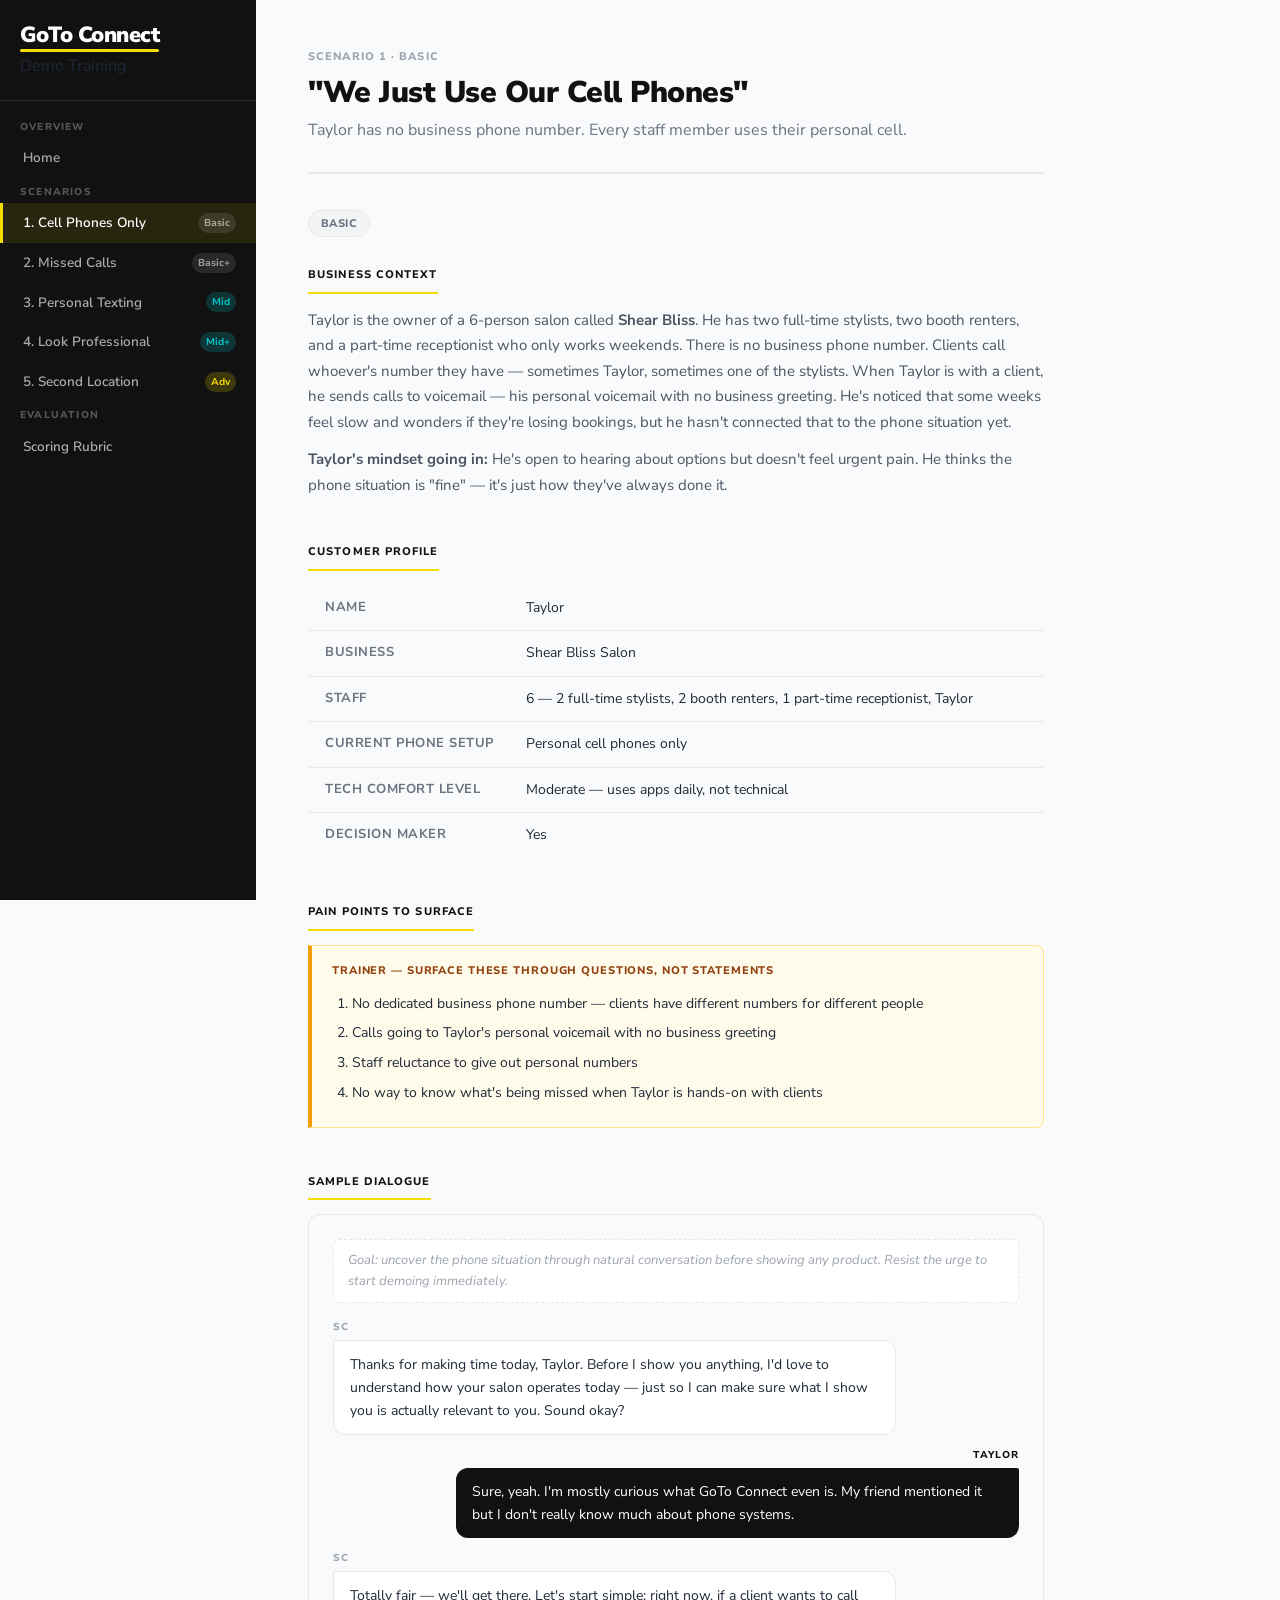
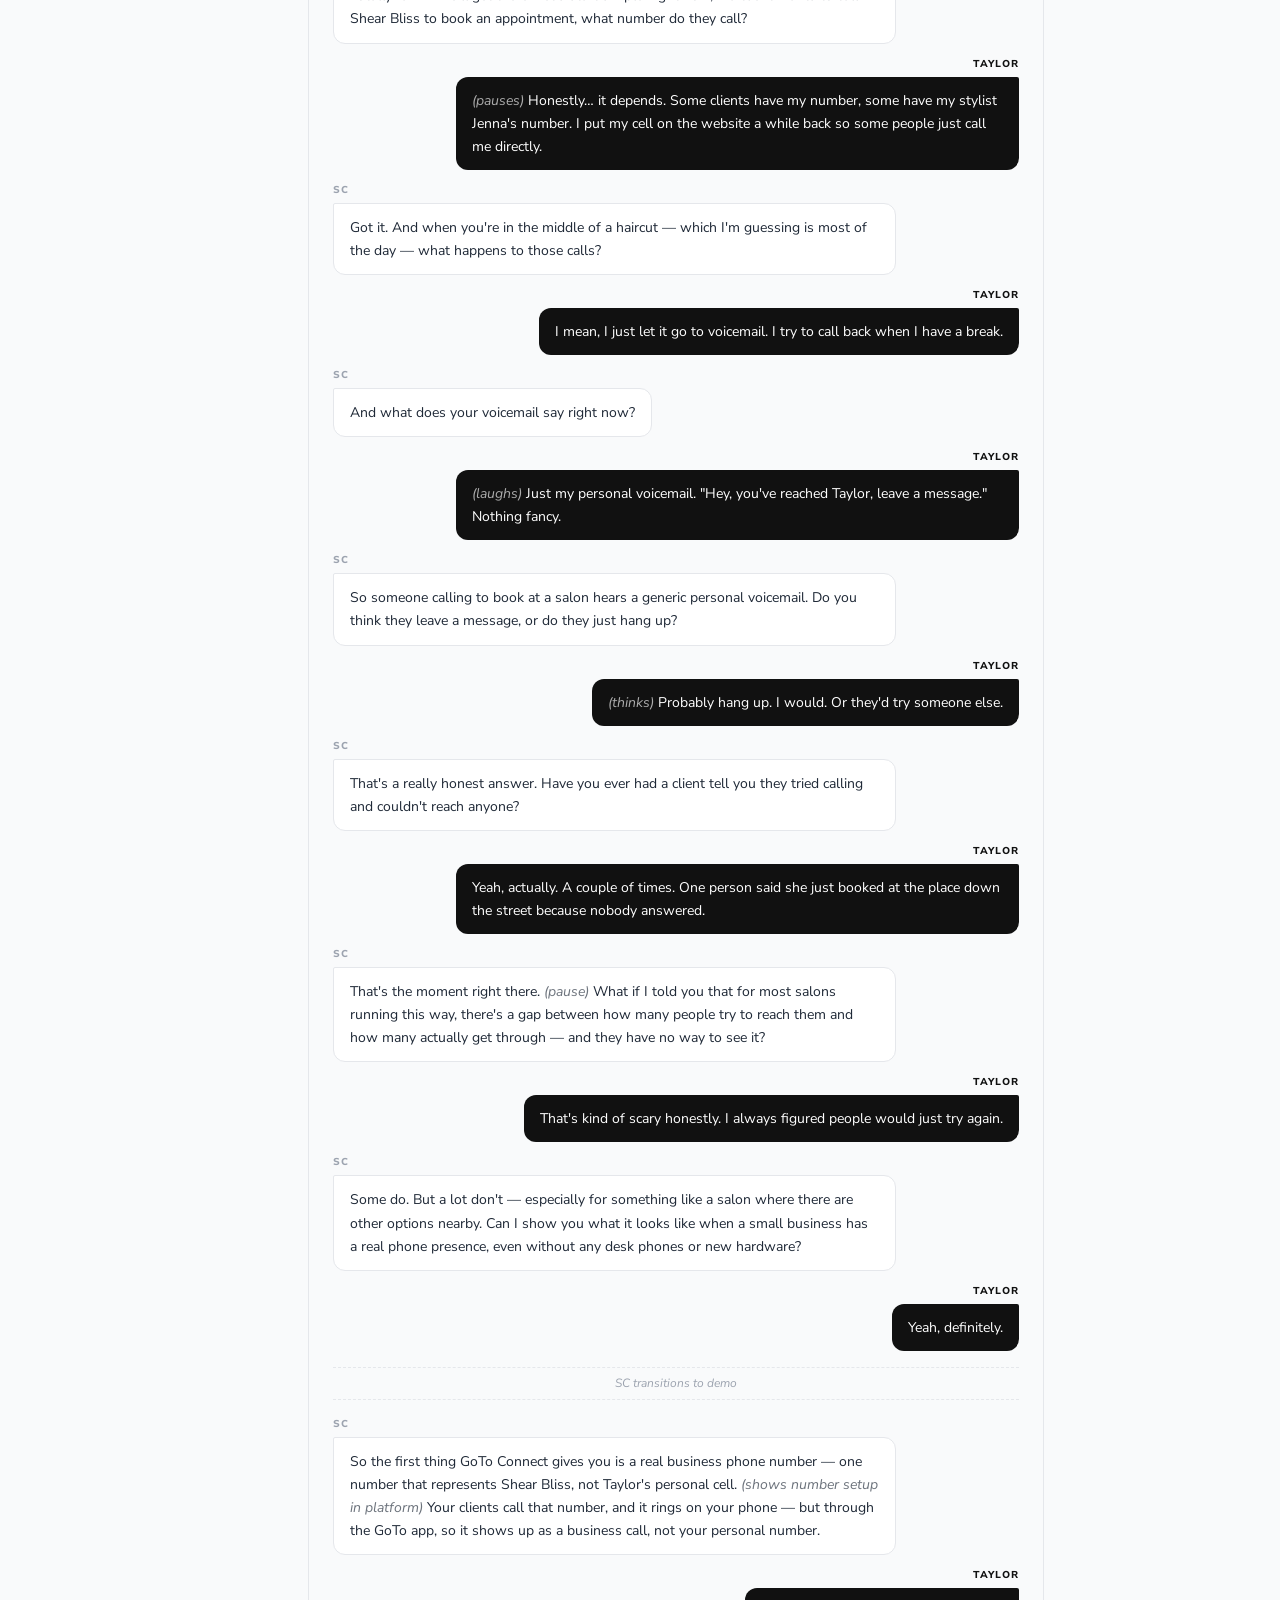
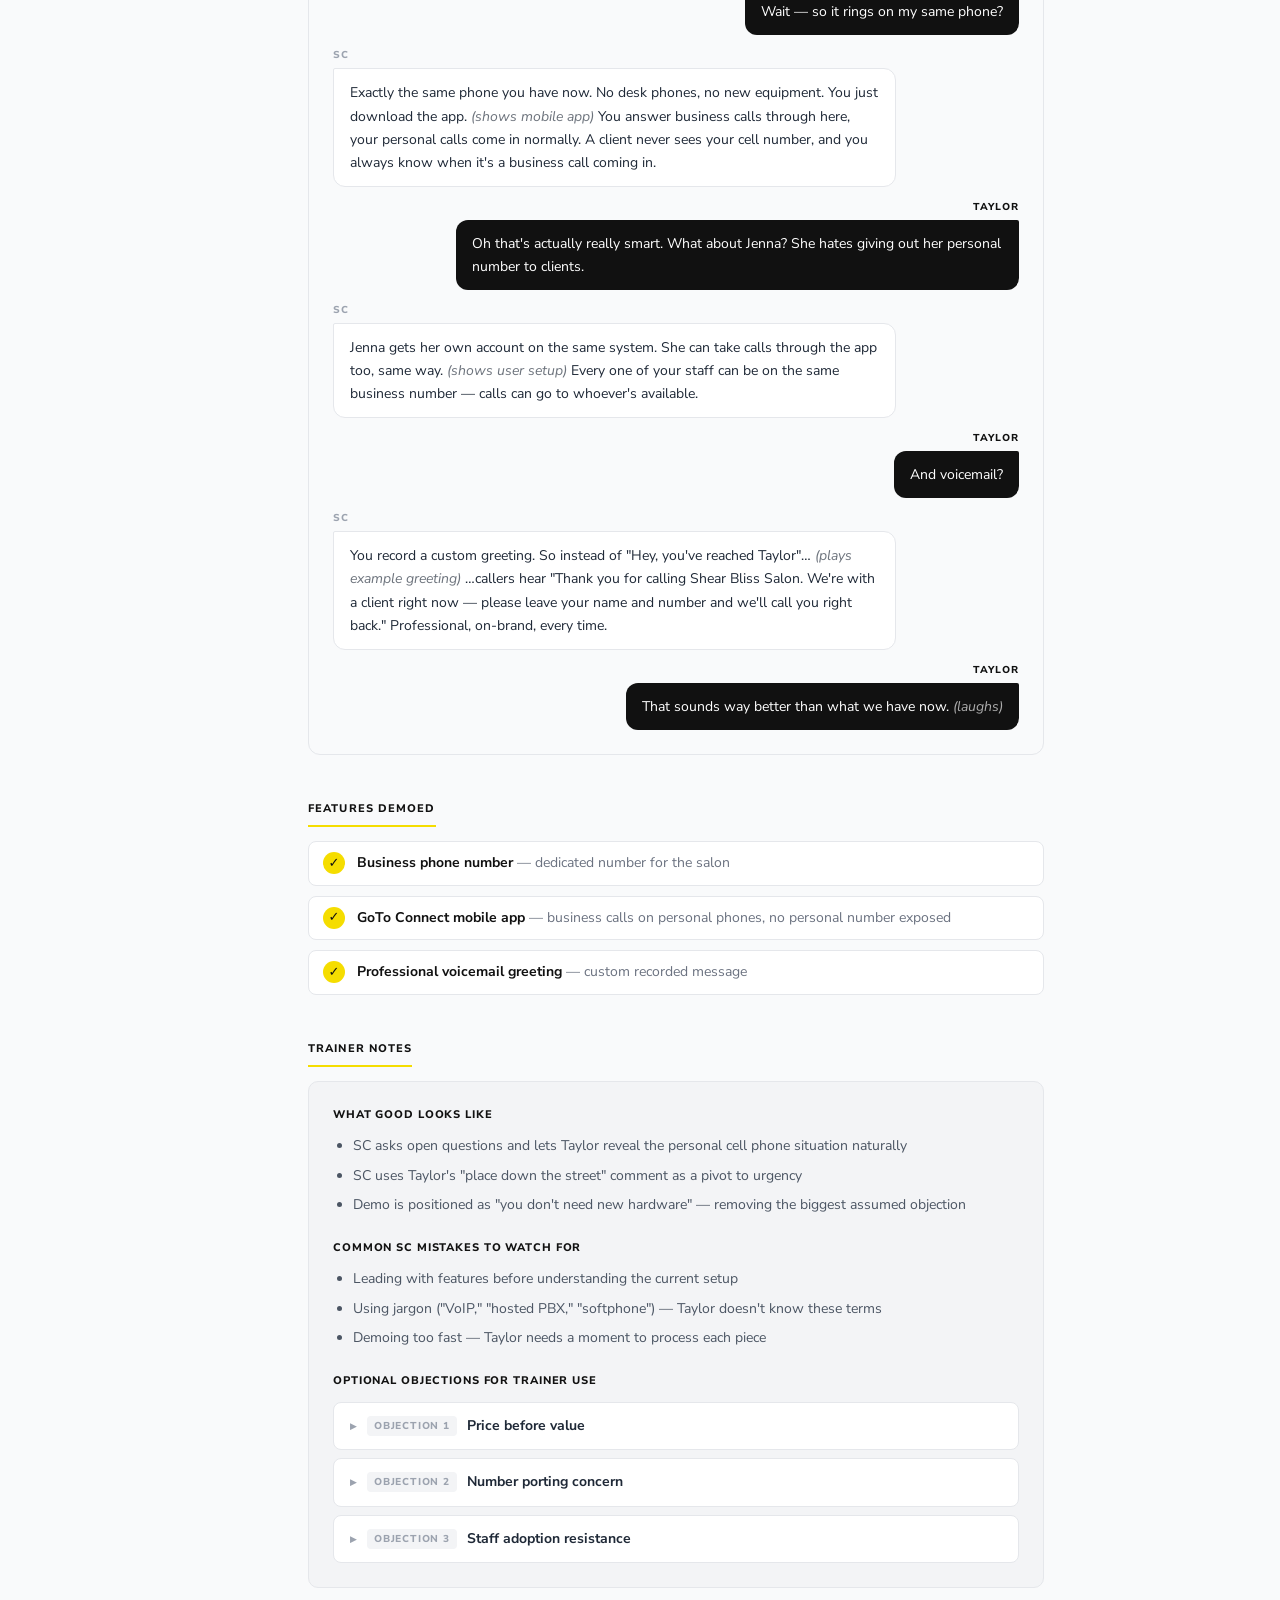
<file: scenario-1.html>
<!DOCTYPE html>
<html lang="en">
<head>
  <meta charset="UTF-8">
  <meta name="viewport" content="width=device-width, initial-scale=1.0">
  <title>Scenario 1: Cell Phones Only — Shear Bliss Demo Training</title>
  <link rel="icon" href="data:image/svg+xml,<svg xmlns='http://www.w3.org/2000/svg' viewBox='0 0 100 100'><text y='.9em' font-size='90'>✂️</text></svg>">
  <link rel="stylesheet" href="css/styles.css?v=2">
</head>
<body>
<div class="site-wrapper">

  <!-- SIDEBAR NAV — update in all 7 HTML files when changing -->
  <nav class="sidebar">
    <div class="sidebar-header">
      <div class="sidebar-logo">GoTo Connect</div>
      <div class="sidebar-title">Demo Training</div>
    </div>
    <div class="sidebar-nav">
      <span class="nav-section-label">Overview</span>
      <a href="index.html" class="nav-link">Home</a>

      <span class="nav-section-label">Scenarios</span>
      <a href="scenario-1.html" class="nav-link active">
        1. Cell Phones Only
        <span class="nav-badge badge-basic">Basic</span>
      </a>
      <a href="scenario-2.html" class="nav-link">
        2. Missed Calls
        <span class="nav-badge badge-basic">Basic+</span>
      </a>
      <a href="scenario-3.html" class="nav-link">
        3. Personal Texting
        <span class="nav-badge badge-intermediate">Mid</span>
      </a>
      <a href="scenario-4.html" class="nav-link">
        4. Look Professional
        <span class="nav-badge badge-intermediate">Mid+</span>
      </a>
      <a href="scenario-5.html" class="nav-link">
        5. Second Location
        <span class="nav-badge badge-advanced">Adv</span>
      </a>

      <span class="nav-section-label">Evaluation</span>
      <a href="rubric.html" class="nav-link">Scoring Rubric</a>
    </div>
  </nav>
  <!-- END SIDEBAR NAV -->

  <main class="main-content">
    <div class="page">

      <div class="page-header">
        <div class="page-eyebrow">Scenario 1 · Basic</div>
        <h1 class="page-title">"We Just Use Our Cell Phones"</h1>
        <p class="page-subtitle">Taylor has no business phone number. Every staff member uses their personal cell.</p>
      </div>

      <span class="complexity-badge complexity-basic">Basic</span>

      <!-- Business Context -->
      <div class="section">
        <div class="section-title">Business Context</div>
        <p>
          Taylor is the owner of a 6-person salon called <strong>Shear Bliss</strong>. He has two full-time stylists,
          two booth renters, and a part-time receptionist who only works weekends. There is no business phone number.
          Clients call whoever's number they have — sometimes Taylor, sometimes one of the stylists. When Taylor is
          with a client, he sends calls to voicemail — his personal voicemail with no business greeting. He's noticed
          that some weeks feel slow and wonders if they're losing bookings, but he hasn't connected that to the phone
          situation yet.
        </p>
        <p>
          <strong>Taylor's mindset going in:</strong> He's open to hearing about options but doesn't feel urgent pain.
          He thinks the phone situation is "fine" — it's just how they've always done it.
        </p>
      </div>

      <!-- Customer Profile -->
      <div class="section">
        <div class="section-title">Customer Profile</div>
        <table class="profile-table">
          <tr><td>Name</td><td>Taylor</td></tr>
          <tr><td>Business</td><td>Shear Bliss Salon</td></tr>
          <tr><td>Staff</td><td>6 — 2 full-time stylists, 2 booth renters, 1 part-time receptionist, Taylor</td></tr>
          <tr><td>Current phone setup</td><td>Personal cell phones only</td></tr>
          <tr><td>Tech comfort level</td><td>Moderate — uses apps daily, not technical</td></tr>
          <tr><td>Decision maker</td><td>Yes</td></tr>
        </table>
      </div>

      <!-- Pain Points -->
      <div class="section">
        <div class="section-title">Pain Points to Surface</div>
        <div class="trainer-callout">
          <div class="trainer-callout-label">Trainer — Surface these through questions, not statements</div>
          <ol>
            <li>No dedicated business phone number — clients have different numbers for different people</li>
            <li>Calls going to Taylor's personal voicemail with no business greeting</li>
            <li>Staff reluctance to give out personal numbers</li>
            <li>No way to know what's being missed when Taylor is hands-on with clients</li>
          </ol>
        </div>
      </div>

      <!-- Sample Dialogue -->
      <div class="section">
        <div class="section-title">Sample Dialogue</div>
        <div class="dialogue">
          <div class="dialogue-note">Goal: uncover the phone situation through natural conversation before showing any product. Resist the urge to start demoing immediately.</div>

          <div class="bubble-row sc">
            <div class="bubble-speaker">SC</div>
            <div class="bubble">Thanks for making time today, Taylor. Before I show you anything, I'd love to understand how your salon operates today — just so I can make sure what I show you is actually relevant to you. Sound okay?</div>
          </div>

          <div class="bubble-row taylor">
            <div class="bubble-speaker">Taylor</div>
            <div class="bubble">Sure, yeah. I'm mostly curious what GoTo Connect even is. My friend mentioned it but I don't really know much about phone systems.</div>
          </div>

          <div class="bubble-row sc">
            <div class="bubble-speaker">SC</div>
            <div class="bubble">Totally fair — we'll get there. Let's start simple: right now, if a client wants to call Shear Bliss to book an appointment, what number do they call?</div>
          </div>

          <div class="bubble-row taylor">
            <div class="bubble-speaker">Taylor</div>
            <div class="bubble"><em>(pauses)</em> Honestly… it depends. Some clients have my number, some have my stylist Jenna's number. I put my cell on the website a while back so some people just call me directly.</div>
          </div>

          <div class="bubble-row sc">
            <div class="bubble-speaker">SC</div>
            <div class="bubble">Got it. And when you're in the middle of a haircut — which I'm guessing is most of the day — what happens to those calls?</div>
          </div>

          <div class="bubble-row taylor">
            <div class="bubble-speaker">Taylor</div>
            <div class="bubble">I mean, I just let it go to voicemail. I try to call back when I have a break.</div>
          </div>

          <div class="bubble-row sc">
            <div class="bubble-speaker">SC</div>
            <div class="bubble">And what does your voicemail say right now?</div>
          </div>

          <div class="bubble-row taylor">
            <div class="bubble-speaker">Taylor</div>
            <div class="bubble"><em>(laughs)</em> Just my personal voicemail. "Hey, you've reached Taylor, leave a message." Nothing fancy.</div>
          </div>

          <div class="bubble-row sc">
            <div class="bubble-speaker">SC</div>
            <div class="bubble">So someone calling to book at a salon hears a generic personal voicemail. Do you think they leave a message, or do they just hang up?</div>
          </div>

          <div class="bubble-row taylor">
            <div class="bubble-speaker">Taylor</div>
            <div class="bubble"><em>(thinks)</em> Probably hang up. I would. Or they'd try someone else.</div>
          </div>

          <div class="bubble-row sc">
            <div class="bubble-speaker">SC</div>
            <div class="bubble">That's a really honest answer. Have you ever had a client tell you they tried calling and couldn't reach anyone?</div>
          </div>

          <div class="bubble-row taylor">
            <div class="bubble-speaker">Taylor</div>
            <div class="bubble">Yeah, actually. A couple of times. One person said she just booked at the place down the street because nobody answered.</div>
          </div>

          <div class="bubble-row sc">
            <div class="bubble-speaker">SC</div>
            <div class="bubble">That's the moment right there. <em>(pause)</em> What if I told you that for most salons running this way, there's a gap between how many people try to reach them and how many actually get through — and they have no way to see it?</div>
          </div>

          <div class="bubble-row taylor">
            <div class="bubble-speaker">Taylor</div>
            <div class="bubble">That's kind of scary honestly. I always figured people would just try again.</div>
          </div>

          <div class="bubble-row sc">
            <div class="bubble-speaker">SC</div>
            <div class="bubble">Some do. But a lot don't — especially for something like a salon where there are other options nearby. Can I show you what it looks like when a small business has a real phone presence, even without any desk phones or new hardware?</div>
          </div>

          <div class="bubble-row taylor">
            <div class="bubble-speaker">Taylor</div>
            <div class="bubble">Yeah, definitely.</div>
          </div>

          <div class="dialogue-divider">SC transitions to demo</div>

          <div class="bubble-row sc">
            <div class="bubble-speaker">SC</div>
            <div class="bubble">So the first thing GoTo Connect gives you is a real business phone number — one number that represents Shear Bliss, not Taylor's personal cell. <em>(shows number setup in platform)</em> Your clients call that number, and it rings on your phone — but through the GoTo app, so it shows up as a business call, not your personal number.</div>
          </div>

          <div class="bubble-row taylor">
            <div class="bubble-speaker">Taylor</div>
            <div class="bubble">Wait — so it rings on my same phone?</div>
          </div>

          <div class="bubble-row sc">
            <div class="bubble-speaker">SC</div>
            <div class="bubble">Exactly the same phone you have now. No desk phones, no new equipment. You just download the app. <em>(shows mobile app)</em> You answer business calls through here, your personal calls come in normally. A client never sees your cell number, and you always know when it's a business call coming in.</div>
          </div>

          <div class="bubble-row taylor">
            <div class="bubble-speaker">Taylor</div>
            <div class="bubble">Oh that's actually really smart. What about Jenna? She hates giving out her personal number to clients.</div>
          </div>

          <div class="bubble-row sc">
            <div class="bubble-speaker">SC</div>
            <div class="bubble">Jenna gets her own account on the same system. She can take calls through the app too, same way. <em>(shows user setup)</em> Every one of your staff can be on the same business number — calls can go to whoever's available.</div>
          </div>

          <div class="bubble-row taylor">
            <div class="bubble-speaker">Taylor</div>
            <div class="bubble">And voicemail?</div>
          </div>

          <div class="bubble-row sc">
            <div class="bubble-speaker">SC</div>
            <div class="bubble">You record a custom greeting. So instead of "Hey, you've reached Taylor"… <em>(plays example greeting)</em> …callers hear "Thank you for calling Shear Bliss Salon. We're with a client right now — please leave your name and number and we'll call you right back." Professional, on-brand, every time.</div>
          </div>

          <div class="bubble-row taylor">
            <div class="bubble-speaker">Taylor</div>
            <div class="bubble">That sounds way better than what we have now. <em>(laughs)</em></div>
          </div>
        </div>
      </div>

      <!-- Features Demoed -->
      <div class="section">
        <div class="section-title">Features Demoed</div>
        <ul class="features-list">
          <li><div><strong>Business phone number</strong> <span>— dedicated number for the salon</span></div></li>
          <li><div><strong>GoTo Connect mobile app</strong> <span>— business calls on personal phones, no personal number exposed</span></div></li>
          <li><div><strong>Professional voicemail greeting</strong> <span>— custom recorded message</span></div></li>
        </ul>
      </div>

      <!-- Trainer Notes -->
      <div class="section">
        <div class="section-title">Trainer Notes</div>
        <div class="trainer-notes-box">
          <h4>What Good Looks Like</h4>
          <ul>
            <li>SC asks open questions and lets Taylor reveal the personal cell phone situation naturally</li>
            <li>SC uses Taylor's "place down the street" comment as a pivot to urgency</li>
            <li>Demo is positioned as "you don't need new hardware" — removing the biggest assumed objection</li>
          </ul>

          <h4>Common SC Mistakes to Watch For</h4>
          <ul>
            <li>Leading with features before understanding the current setup</li>
            <li>Using jargon ("VoIP," "hosted PBX," "softphone") — Taylor doesn't know these terms</li>
            <li>Demoing too fast — Taylor needs a moment to process each piece</li>
          </ul>

          <h4>Optional Objections for Trainer Use</h4>
          <div class="objections-list">
            <details class="objection">
              <summary><span class="obj-label">Objection 1</span> Price before value</summary>
              <div class="objection-body">
                <p class="taylor-says">Taylor asks: "How much does this cost?" — Use this early in the demo, before the full value has been established.</p>
                <p class="response"><strong>Good SC response:</strong> Acknowledge the question, give a ballpark range, then redirect — "Before we go deep on pricing, let me make sure this is even the right fit for you. Can I show you what this would actually look like for Shear Bliss first?"</p>
              </div>
            </details>

            <details class="objection">
              <summary><span class="obj-label">Objection 2</span> Number porting concern</summary>
              <div class="objection-body">
                <p class="taylor-says">Taylor asks: "I've had my cell number on the salon website for two years. If I switch to GoTo Connect, do I lose that number?"</p>
                <p class="response"><strong>Good SC response:</strong> Explain number porting — Taylor can keep his existing number and have it transferred to GoTo Connect. The process typically takes 2–4 weeks and runs in parallel so there's no downtime. He doesn't have to start over.</p>
              </div>
            </details>

            <details class="objection">
              <summary><span class="obj-label">Objection 3</span> Staff adoption resistance</summary>
              <div class="objection-body">
                <p class="taylor-says">Taylor says: "Honestly, I'm not sure my team will actually download another app. They're already annoyed when I ask them to use new things."</p>
                <p class="response"><strong>Good SC response:</strong> Acknowledge it's real, note the app is lightweight and most users are up and running in under 5 minutes, and point out the personal benefit to staff — they stop getting client calls on their personal number the moment they're on the app. The incentive is self-motivated.</p>
              </div>
            </details>
          </div>
        </div>
      </div>

    </div>
  </main>
</div>
</body>
</html>
</file>
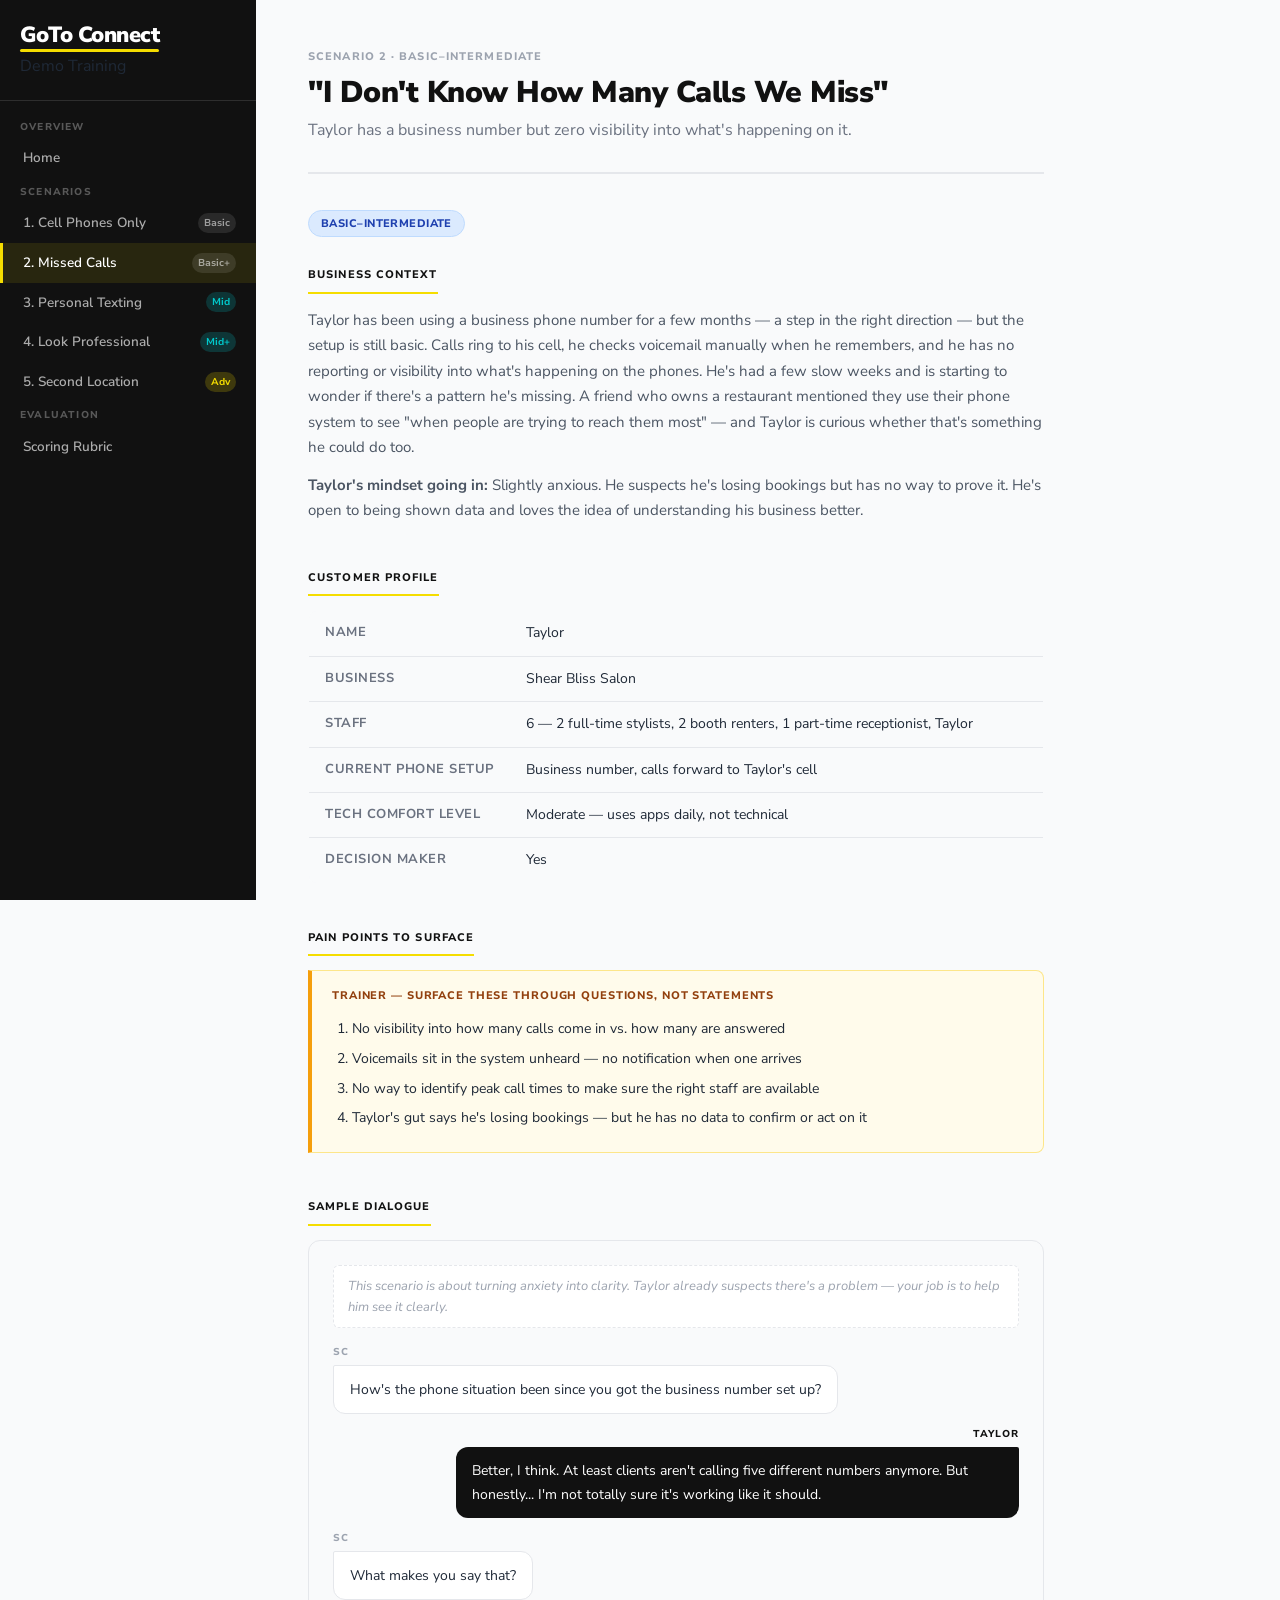
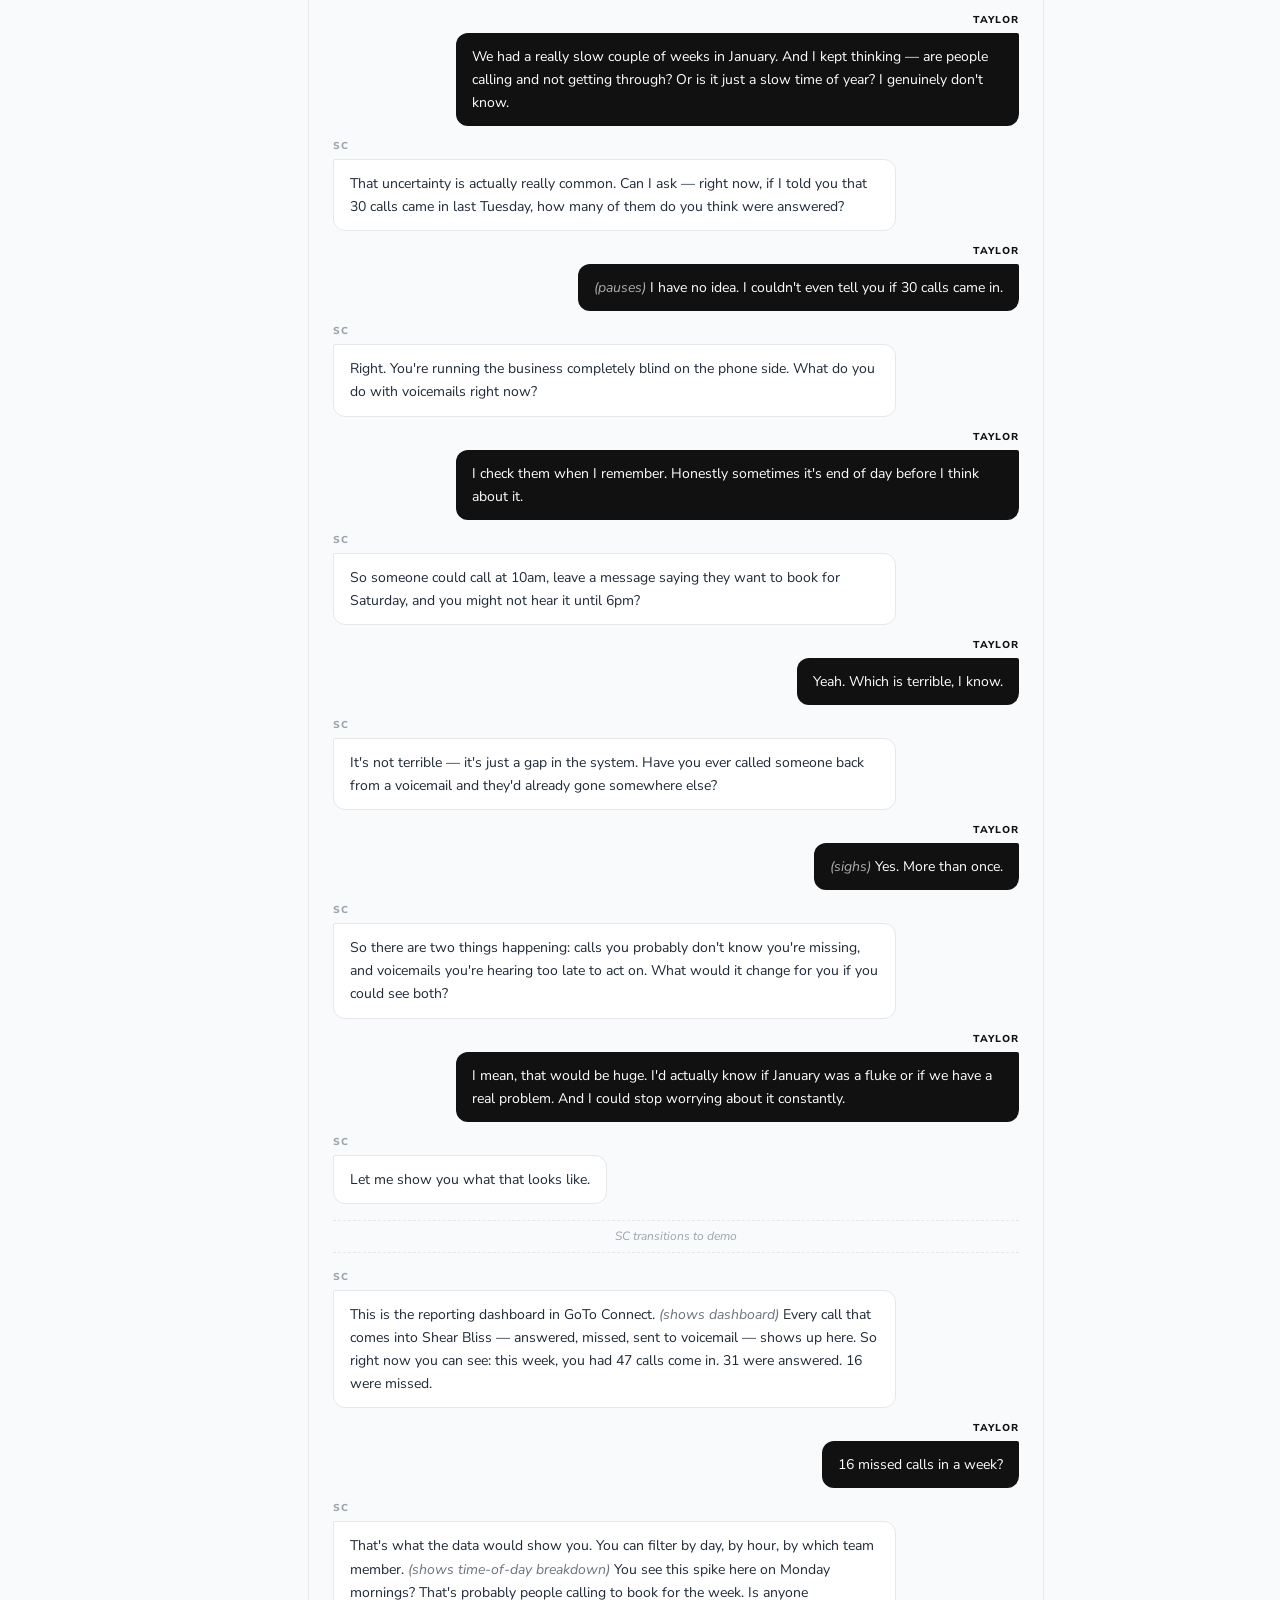
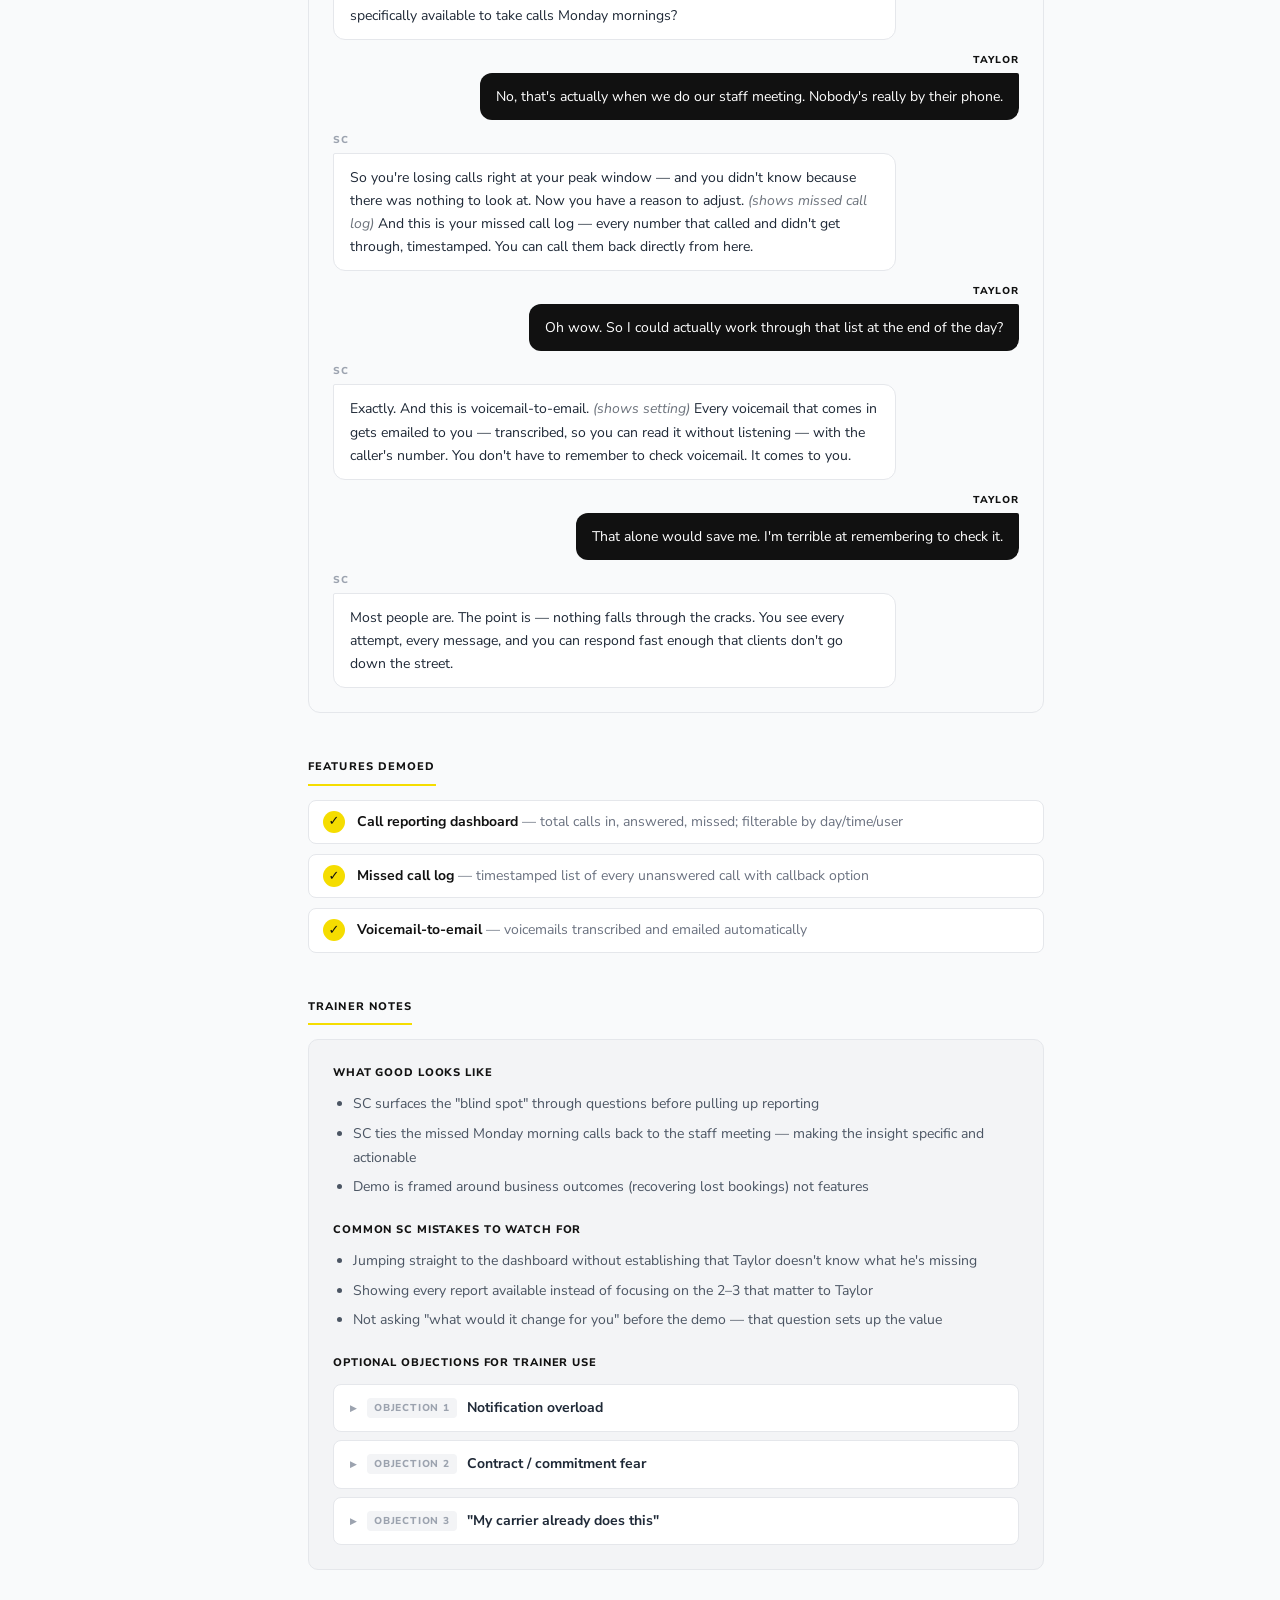
<file: scenario-2.html>
<!DOCTYPE html>
<html lang="en">
<head>
  <meta charset="UTF-8">
  <meta name="viewport" content="width=device-width, initial-scale=1.0">
  <title>Scenario 2: Missed Calls — Shear Bliss Demo Training</title>
  <link rel="icon" href="data:image/svg+xml,<svg xmlns='http://www.w3.org/2000/svg' viewBox='0 0 100 100'><text y='.9em' font-size='90'>✂️</text></svg>">
  <link rel="stylesheet" href="css/styles.css?v=2">
</head>
<body>
<div class="site-wrapper">

  <!-- SIDEBAR NAV — update in all 7 HTML files when changing -->
  <nav class="sidebar">
    <div class="sidebar-header">
      <div class="sidebar-logo">GoTo Connect</div>
      <div class="sidebar-title">Demo Training</div>
    </div>
    <div class="sidebar-nav">
      <span class="nav-section-label">Overview</span>
      <a href="index.html" class="nav-link">Home</a>

      <span class="nav-section-label">Scenarios</span>
      <a href="scenario-1.html" class="nav-link">
        1. Cell Phones Only
        <span class="nav-badge badge-basic">Basic</span>
      </a>
      <a href="scenario-2.html" class="nav-link active">
        2. Missed Calls
        <span class="nav-badge badge-basic">Basic+</span>
      </a>
      <a href="scenario-3.html" class="nav-link">
        3. Personal Texting
        <span class="nav-badge badge-intermediate">Mid</span>
      </a>
      <a href="scenario-4.html" class="nav-link">
        4. Look Professional
        <span class="nav-badge badge-intermediate">Mid+</span>
      </a>
      <a href="scenario-5.html" class="nav-link">
        5. Second Location
        <span class="nav-badge badge-advanced">Adv</span>
      </a>

      <span class="nav-section-label">Evaluation</span>
      <a href="rubric.html" class="nav-link">Scoring Rubric</a>
    </div>
  </nav>
  <!-- END SIDEBAR NAV -->

  <main class="main-content">
    <div class="page">

      <div class="page-header">
        <div class="page-eyebrow">Scenario 2 · Basic–Intermediate</div>
        <h1 class="page-title">"I Don't Know How Many Calls We Miss"</h1>
        <p class="page-subtitle">Taylor has a business number but zero visibility into what's happening on it.</p>
      </div>

      <span class="complexity-badge complexity-basic-int">Basic–Intermediate</span>

      <!-- Business Context -->
      <div class="section">
        <div class="section-title">Business Context</div>
        <p>
          Taylor has been using a business phone number for a few months — a step in the right direction — but the
          setup is still basic. Calls ring to his cell, he checks voicemail manually when he remembers, and he has no
          reporting or visibility into what's happening on the phones. He's had a few slow weeks and is starting to
          wonder if there's a pattern he's missing. A friend who owns a restaurant mentioned they use their phone
          system to see "when people are trying to reach them most" — and Taylor is curious whether that's something
          he could do too.
        </p>
        <p>
          <strong>Taylor's mindset going in:</strong> Slightly anxious. He suspects he's losing bookings but has no
          way to prove it. He's open to being shown data and loves the idea of understanding his business better.
        </p>
      </div>

      <!-- Customer Profile -->
      <div class="section">
        <div class="section-title">Customer Profile</div>
        <table class="profile-table">
          <tr><td>Name</td><td>Taylor</td></tr>
          <tr><td>Business</td><td>Shear Bliss Salon</td></tr>
          <tr><td>Staff</td><td>6 — 2 full-time stylists, 2 booth renters, 1 part-time receptionist, Taylor</td></tr>
          <tr><td>Current phone setup</td><td>Business number, calls forward to Taylor's cell</td></tr>
          <tr><td>Tech comfort level</td><td>Moderate — uses apps daily, not technical</td></tr>
          <tr><td>Decision maker</td><td>Yes</td></tr>
        </table>
      </div>

      <!-- Pain Points -->
      <div class="section">
        <div class="section-title">Pain Points to Surface</div>
        <div class="trainer-callout">
          <div class="trainer-callout-label">Trainer — Surface these through questions, not statements</div>
          <ol>
            <li>No visibility into how many calls come in vs. how many are answered</li>
            <li>Voicemails sit in the system unheard — no notification when one arrives</li>
            <li>No way to identify peak call times to make sure the right staff are available</li>
            <li>Taylor's gut says he's losing bookings — but he has no data to confirm or act on it</li>
          </ol>
        </div>
      </div>

      <!-- Sample Dialogue -->
      <div class="section">
        <div class="section-title">Sample Dialogue</div>
        <div class="dialogue">
          <div class="dialogue-note">This scenario is about turning anxiety into clarity. Taylor already suspects there's a problem — your job is to help him see it clearly.</div>

          <div class="bubble-row sc">
            <div class="bubble-speaker">SC</div>
            <div class="bubble">How's the phone situation been since you got the business number set up?</div>
          </div>

          <div class="bubble-row taylor">
            <div class="bubble-speaker">Taylor</div>
            <div class="bubble">Better, I think. At least clients aren't calling five different numbers anymore. But honestly... I'm not totally sure it's working like it should.</div>
          </div>

          <div class="bubble-row sc">
            <div class="bubble-speaker">SC</div>
            <div class="bubble">What makes you say that?</div>
          </div>

          <div class="bubble-row taylor">
            <div class="bubble-speaker">Taylor</div>
            <div class="bubble">We had a really slow couple of weeks in January. And I kept thinking — are people calling and not getting through? Or is it just a slow time of year? I genuinely don't know.</div>
          </div>

          <div class="bubble-row sc">
            <div class="bubble-speaker">SC</div>
            <div class="bubble">That uncertainty is actually really common. Can I ask — right now, if I told you that 30 calls came in last Tuesday, how many of them do you think were answered?</div>
          </div>

          <div class="bubble-row taylor">
            <div class="bubble-speaker">Taylor</div>
            <div class="bubble"><em>(pauses)</em> I have no idea. I couldn't even tell you if 30 calls came in.</div>
          </div>

          <div class="bubble-row sc">
            <div class="bubble-speaker">SC</div>
            <div class="bubble">Right. You're running the business completely blind on the phone side. What do you do with voicemails right now?</div>
          </div>

          <div class="bubble-row taylor">
            <div class="bubble-speaker">Taylor</div>
            <div class="bubble">I check them when I remember. Honestly sometimes it's end of day before I think about it.</div>
          </div>

          <div class="bubble-row sc">
            <div class="bubble-speaker">SC</div>
            <div class="bubble">So someone could call at 10am, leave a message saying they want to book for Saturday, and you might not hear it until 6pm?</div>
          </div>

          <div class="bubble-row taylor">
            <div class="bubble-speaker">Taylor</div>
            <div class="bubble">Yeah. Which is terrible, I know.</div>
          </div>

          <div class="bubble-row sc">
            <div class="bubble-speaker">SC</div>
            <div class="bubble">It's not terrible — it's just a gap in the system. Have you ever called someone back from a voicemail and they'd already gone somewhere else?</div>
          </div>

          <div class="bubble-row taylor">
            <div class="bubble-speaker">Taylor</div>
            <div class="bubble"><em>(sighs)</em> Yes. More than once.</div>
          </div>

          <div class="bubble-row sc">
            <div class="bubble-speaker">SC</div>
            <div class="bubble">So there are two things happening: calls you probably don't know you're missing, and voicemails you're hearing too late to act on. What would it change for you if you could see both?</div>
          </div>

          <div class="bubble-row taylor">
            <div class="bubble-speaker">Taylor</div>
            <div class="bubble">I mean, that would be huge. I'd actually know if January was a fluke or if we have a real problem. And I could stop worrying about it constantly.</div>
          </div>

          <div class="bubble-row sc">
            <div class="bubble-speaker">SC</div>
            <div class="bubble">Let me show you what that looks like.</div>
          </div>

          <div class="dialogue-divider">SC transitions to demo</div>

          <div class="bubble-row sc">
            <div class="bubble-speaker">SC</div>
            <div class="bubble">This is the reporting dashboard in GoTo Connect. <em>(shows dashboard)</em> Every call that comes into Shear Bliss — answered, missed, sent to voicemail — shows up here. So right now you can see: this week, you had 47 calls come in. 31 were answered. 16 were missed.</div>
          </div>

          <div class="bubble-row taylor">
            <div class="bubble-speaker">Taylor</div>
            <div class="bubble">16 missed calls in a week?</div>
          </div>

          <div class="bubble-row sc">
            <div class="bubble-speaker">SC</div>
            <div class="bubble">That's what the data would show you. You can filter by day, by hour, by which team member. <em>(shows time-of-day breakdown)</em> You see this spike here on Monday mornings? That's probably people calling to book for the week. Is anyone specifically available to take calls Monday mornings?</div>
          </div>

          <div class="bubble-row taylor">
            <div class="bubble-speaker">Taylor</div>
            <div class="bubble">No, that's actually when we do our staff meeting. Nobody's really by their phone.</div>
          </div>

          <div class="bubble-row sc">
            <div class="bubble-speaker">SC</div>
            <div class="bubble">So you're losing calls right at your peak window — and you didn't know because there was nothing to look at. Now you have a reason to adjust. <em>(shows missed call log)</em> And this is your missed call log — every number that called and didn't get through, timestamped. You can call them back directly from here.</div>
          </div>

          <div class="bubble-row taylor">
            <div class="bubble-speaker">Taylor</div>
            <div class="bubble">Oh wow. So I could actually work through that list at the end of the day?</div>
          </div>

          <div class="bubble-row sc">
            <div class="bubble-speaker">SC</div>
            <div class="bubble">Exactly. And this is voicemail-to-email. <em>(shows setting)</em> Every voicemail that comes in gets emailed to you — transcribed, so you can read it without listening — with the caller's number. You don't have to remember to check voicemail. It comes to you.</div>
          </div>

          <div class="bubble-row taylor">
            <div class="bubble-speaker">Taylor</div>
            <div class="bubble">That alone would save me. I'm terrible at remembering to check it.</div>
          </div>

          <div class="bubble-row sc">
            <div class="bubble-speaker">SC</div>
            <div class="bubble">Most people are. The point is — nothing falls through the cracks. You see every attempt, every message, and you can respond fast enough that clients don't go down the street.</div>
          </div>
        </div>
      </div>

      <!-- Features Demoed -->
      <div class="section">
        <div class="section-title">Features Demoed</div>
        <ul class="features-list">
          <li><div><strong>Call reporting dashboard</strong> <span>— total calls in, answered, missed; filterable by day/time/user</span></div></li>
          <li><div><strong>Missed call log</strong> <span>— timestamped list of every unanswered call with callback option</span></div></li>
          <li><div><strong>Voicemail-to-email</strong> <span>— voicemails transcribed and emailed automatically</span></div></li>
        </ul>
      </div>

      <!-- Trainer Notes -->
      <div class="section">
        <div class="section-title">Trainer Notes</div>
        <div class="trainer-notes-box">
          <h4>What Good Looks Like</h4>
          <ul>
            <li>SC surfaces the "blind spot" through questions before pulling up reporting</li>
            <li>SC ties the missed Monday morning calls back to the staff meeting — making the insight specific and actionable</li>
            <li>Demo is framed around business outcomes (recovering lost bookings) not features</li>
          </ul>

          <h4>Common SC Mistakes to Watch For</h4>
          <ul>
            <li>Jumping straight to the dashboard without establishing that Taylor doesn't know what he's missing</li>
            <li>Showing every report available instead of focusing on the 2–3 that matter to Taylor</li>
            <li>Not asking "what would it change for you" before the demo — that question sets up the value</li>
          </ul>

          <h4>Optional Objections for Trainer Use</h4>
          <div class="objections-list">
            <details class="objection">
              <summary><span class="obj-label">Objection 1</span> Notification overload</summary>
              <div class="objection-body">
                <p class="taylor-says">Taylor says: "This is great — but I already have a ton of notifications coming at me. I don't need more emails."</p>
                <p class="response"><strong>Good SC response:</strong> Voicemail-to-email is configurable — Taylor can choose who receives the notification (just him, or also the receptionist), and the transcription means he can scan it in 5 seconds rather than listening to a 90-second voicemail. It's designed to reduce effort, not add noise.</p>
              </div>
            </details>

            <details class="objection">
              <summary><span class="obj-label">Objection 2</span> Contract / commitment fear</summary>
              <div class="objection-body">
                <p class="taylor-says">Taylor says: "I'm interested, but I don't want to be locked into a long contract. What if my business changes?"</p>
                <p class="response"><strong>Good SC response:</strong> Address the contract terms directly and honestly (month-to-month options vs. annual, what happens if they need to add or remove users). Reinforce that the platform scales up and down — adding a new stylist or removing a booth renter is a single change in the admin portal, not a new contract negotiation.</p>
              </div>
            </details>

            <details class="objection">
              <summary><span class="obj-label">Objection 3</span> "My carrier already does this"</summary>
              <div class="objection-body">
                <p class="taylor-says">Taylor says: "Wait — doesn't my phone carrier already give me something like this? I feel like I saw something about a business line add-on."</p>
                <p class="response"><strong>Good SC response:</strong> Acknowledge that carriers offer basic call forwarding add-ons, then differentiate: carrier add-ons are single-line and have no reporting, no team inbox, no auto-attendant, no SMS, and no admin visibility. GoTo Connect is a business communication platform — the reporting alone shows Taylor things his carrier will never surface.</p>
              </div>
            </details>
          </div>
        </div>
      </div>

    </div>
  </main>
</div>
</body>
</html>
</file>
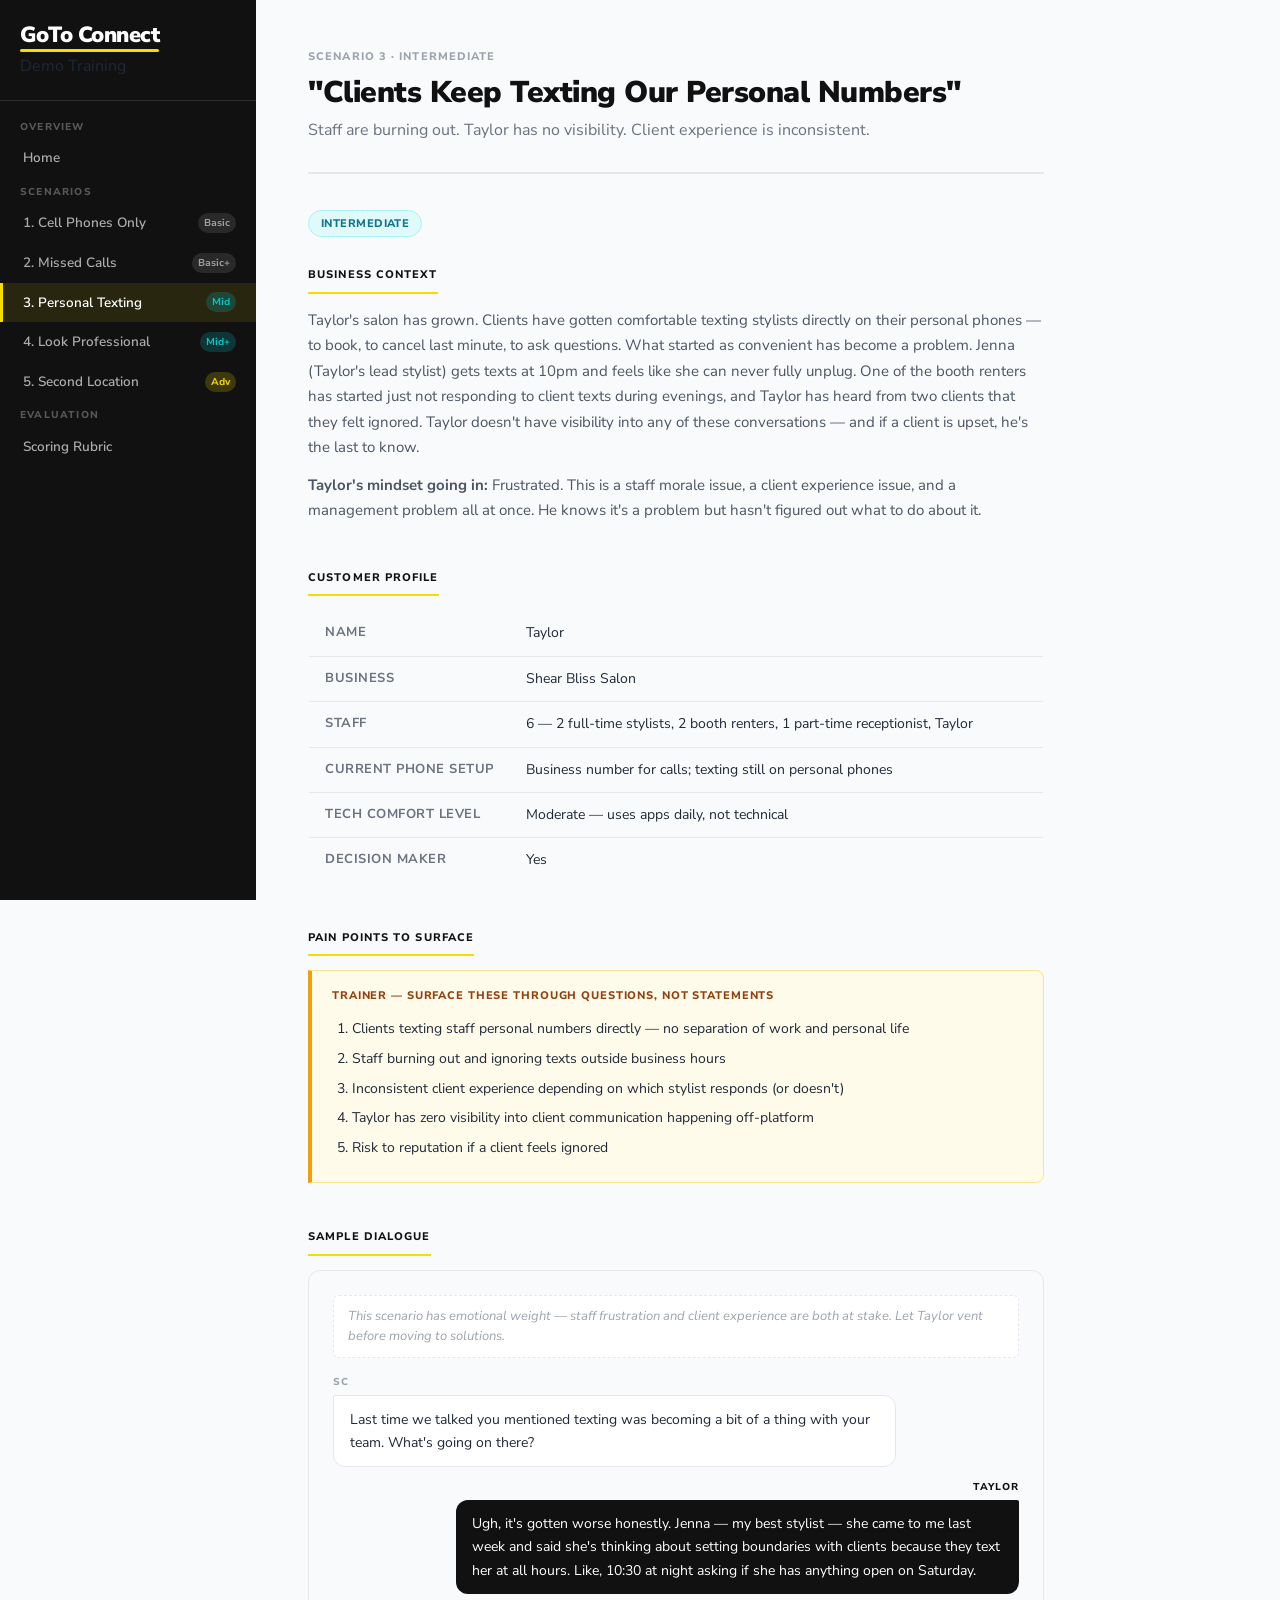
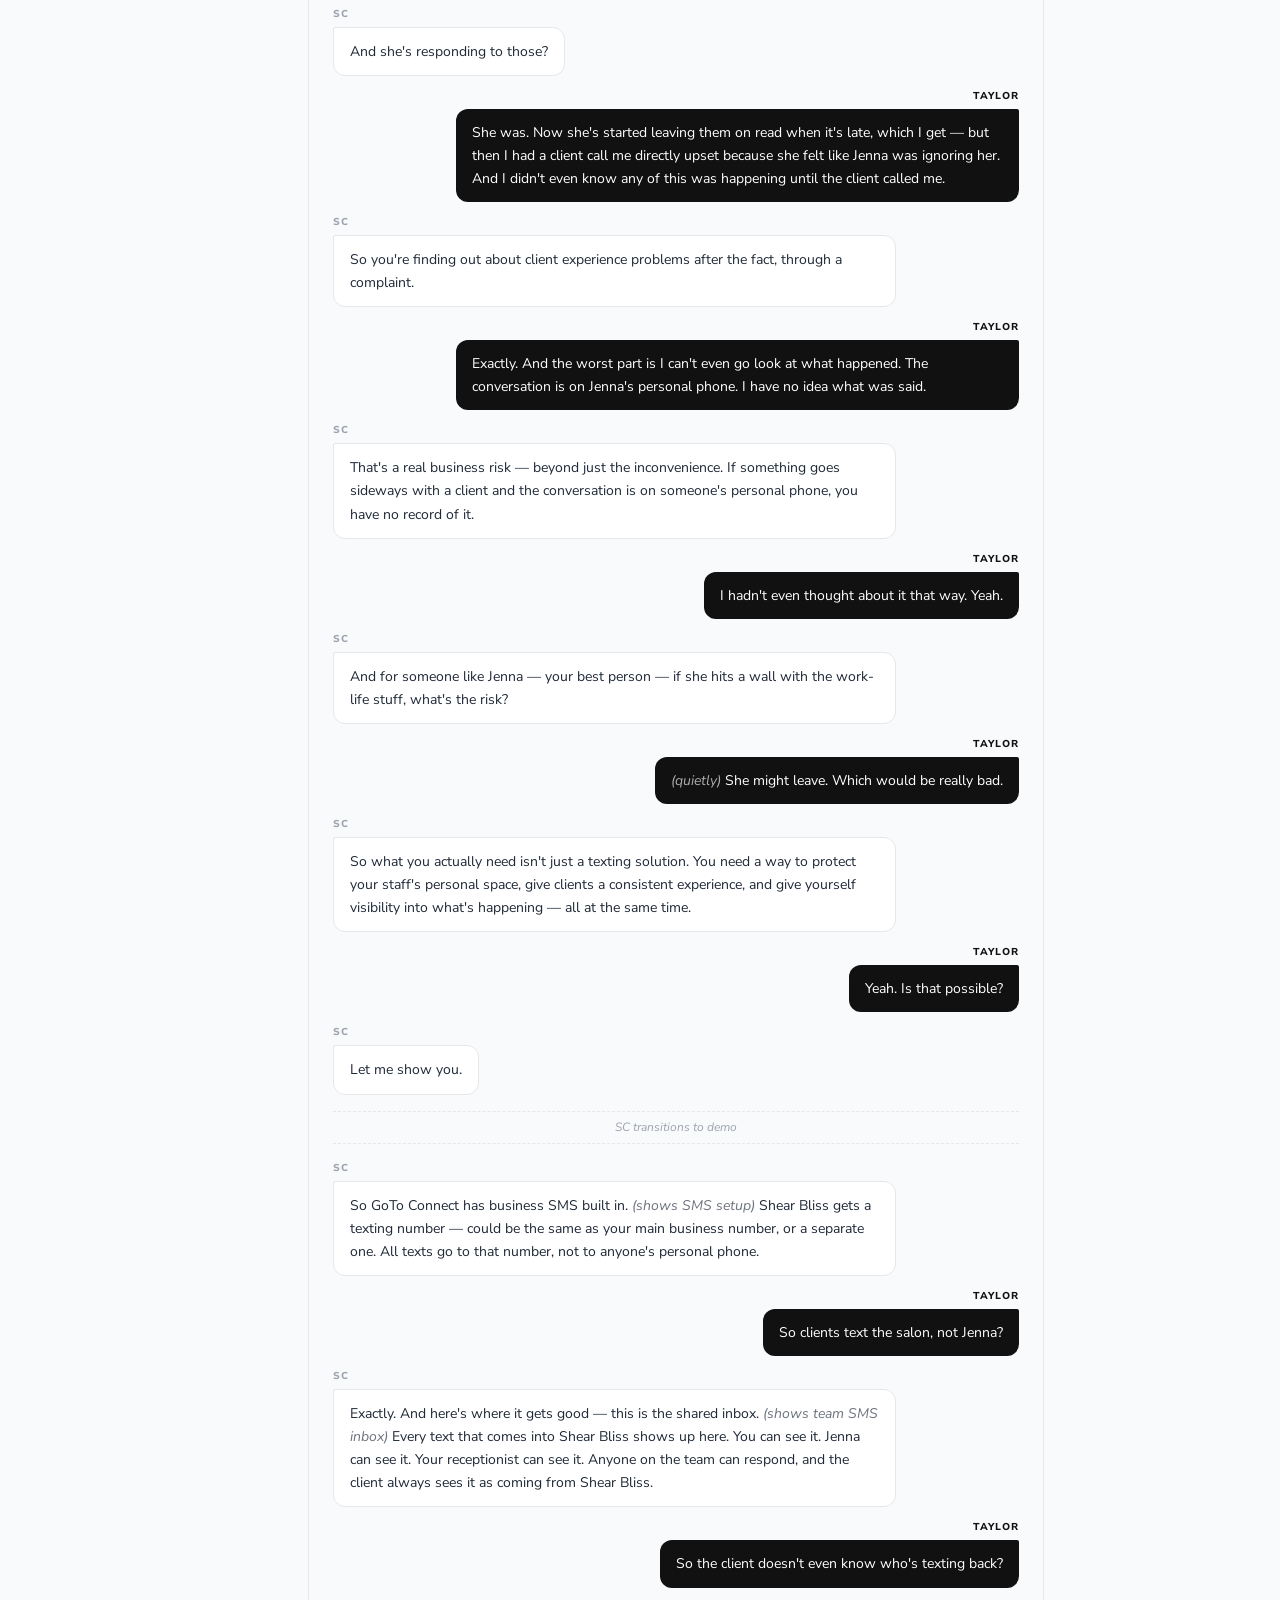
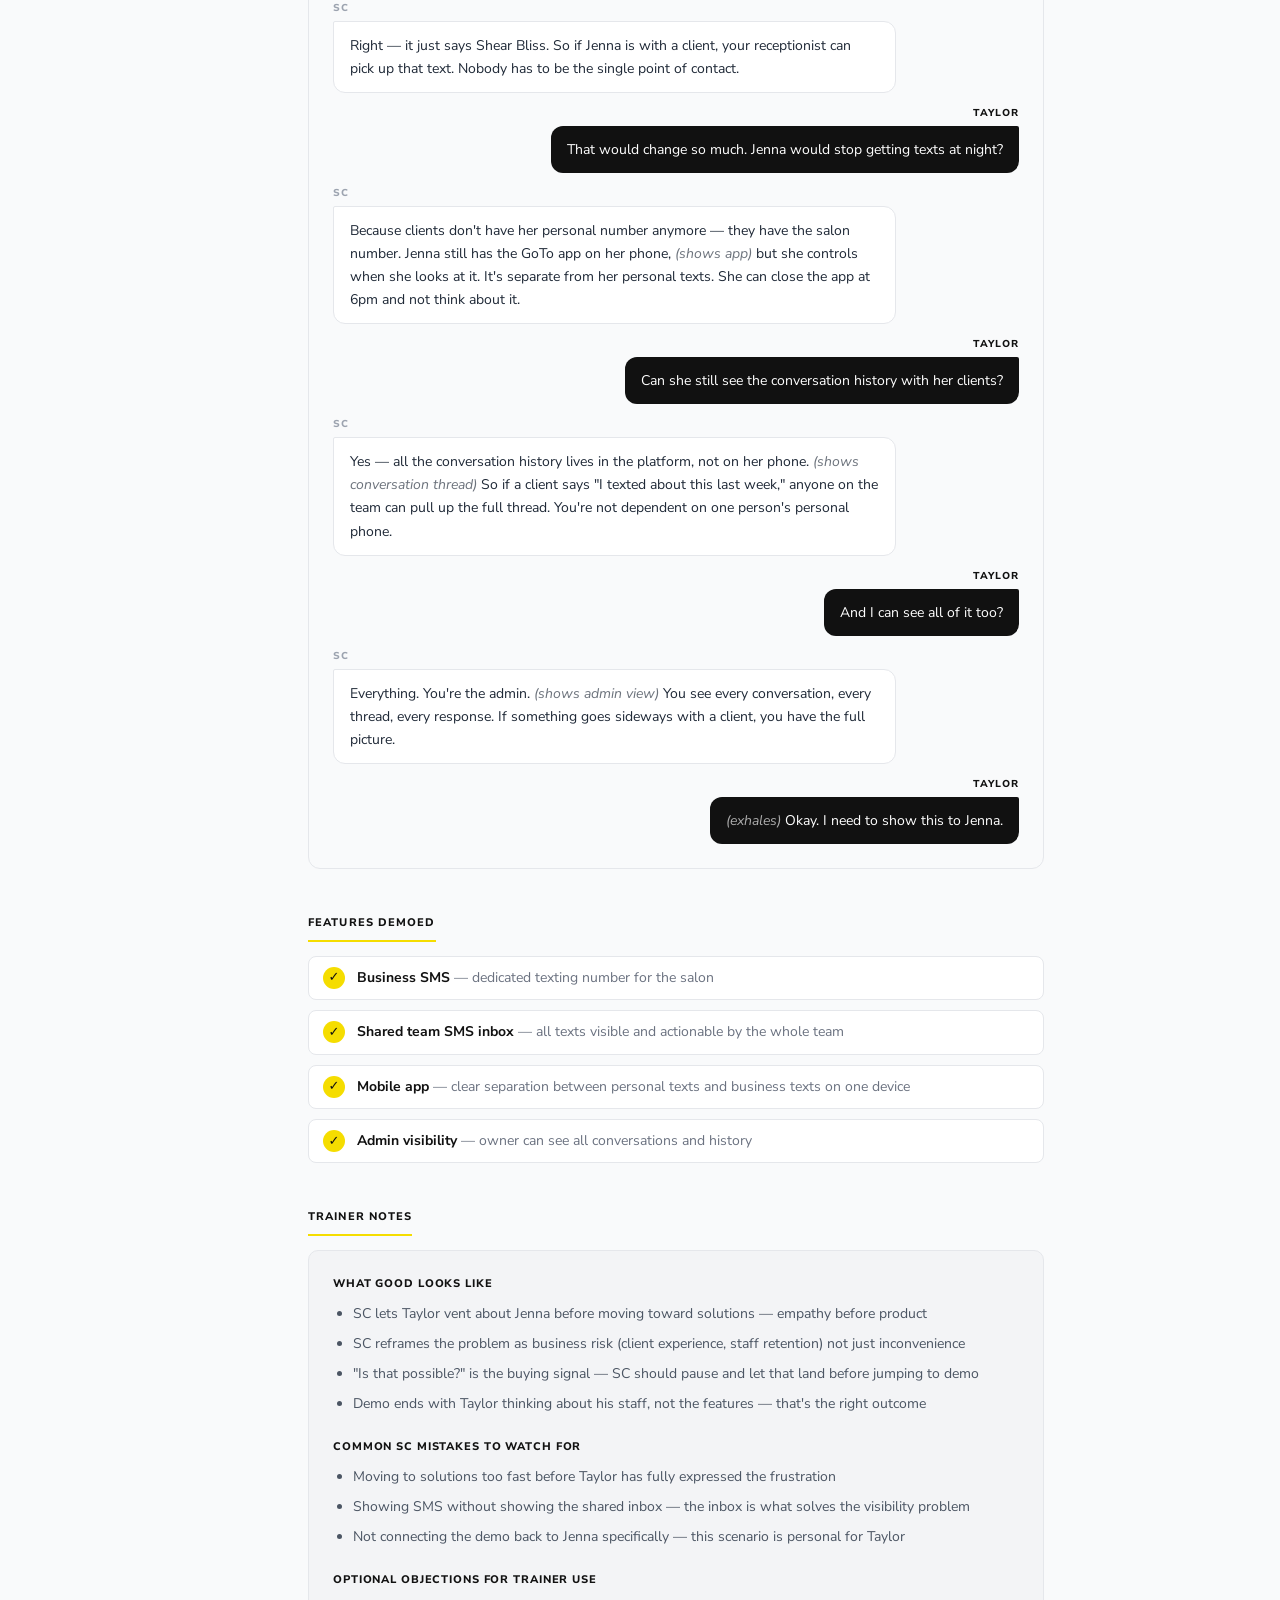
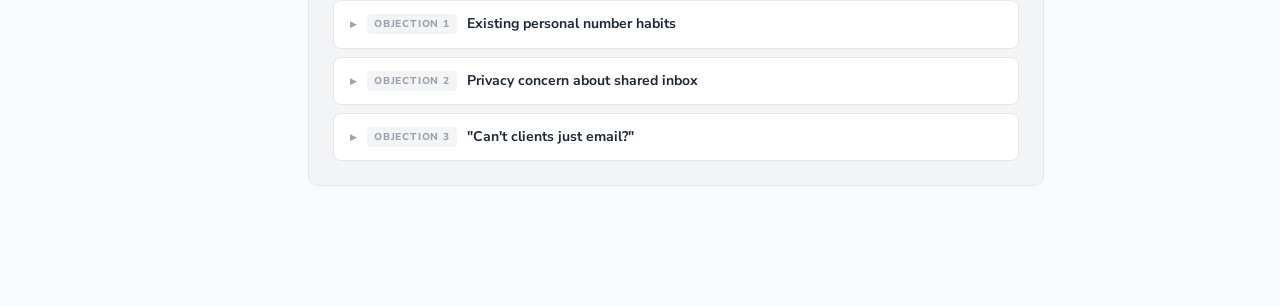
<file: scenario-3.html>
<!DOCTYPE html>
<html lang="en">
<head>
  <meta charset="UTF-8">
  <meta name="viewport" content="width=device-width, initial-scale=1.0">
  <title>Scenario 3: Personal Texting — Shear Bliss Demo Training</title>
  <link rel="icon" href="data:image/svg+xml,<svg xmlns='http://www.w3.org/2000/svg' viewBox='0 0 100 100'><text y='.9em' font-size='90'>✂️</text></svg>">
  <link rel="stylesheet" href="css/styles.css?v=2">
</head>
<body>
<div class="site-wrapper">

  <!-- SIDEBAR NAV — update in all 7 HTML files when changing -->
  <nav class="sidebar">
    <div class="sidebar-header">
      <div class="sidebar-logo">GoTo Connect</div>
      <div class="sidebar-title">Demo Training</div>
    </div>
    <div class="sidebar-nav">
      <span class="nav-section-label">Overview</span>
      <a href="index.html" class="nav-link">Home</a>

      <span class="nav-section-label">Scenarios</span>
      <a href="scenario-1.html" class="nav-link">
        1. Cell Phones Only
        <span class="nav-badge badge-basic">Basic</span>
      </a>
      <a href="scenario-2.html" class="nav-link">
        2. Missed Calls
        <span class="nav-badge badge-basic">Basic+</span>
      </a>
      <a href="scenario-3.html" class="nav-link active">
        3. Personal Texting
        <span class="nav-badge badge-intermediate">Mid</span>
      </a>
      <a href="scenario-4.html" class="nav-link">
        4. Look Professional
        <span class="nav-badge badge-intermediate">Mid+</span>
      </a>
      <a href="scenario-5.html" class="nav-link">
        5. Second Location
        <span class="nav-badge badge-advanced">Adv</span>
      </a>

      <span class="nav-section-label">Evaluation</span>
      <a href="rubric.html" class="nav-link">Scoring Rubric</a>
    </div>
  </nav>
  <!-- END SIDEBAR NAV -->

  <main class="main-content">
    <div class="page">

      <div class="page-header">
        <div class="page-eyebrow">Scenario 3 · Intermediate</div>
        <h1 class="page-title">"Clients Keep Texting Our Personal Numbers"</h1>
        <p class="page-subtitle">Staff are burning out. Taylor has no visibility. Client experience is inconsistent.</p>
      </div>

      <span class="complexity-badge complexity-intermediate">Intermediate</span>

      <!-- Business Context -->
      <div class="section">
        <div class="section-title">Business Context</div>
        <p>
          Taylor's salon has grown. Clients have gotten comfortable texting stylists directly on their personal
          phones — to book, to cancel last minute, to ask questions. What started as convenient has become a problem.
          Jenna (Taylor's lead stylist) gets texts at 10pm and feels like she can never fully unplug. One of the booth
          renters has started just not responding to client texts during evenings, and Taylor has heard from two
          clients that they felt ignored. Taylor doesn't have visibility into any of these conversations — and if a
          client is upset, he's the last to know.
        </p>
        <p>
          <strong>Taylor's mindset going in:</strong> Frustrated. This is a staff morale issue, a client experience
          issue, and a management problem all at once. He knows it's a problem but hasn't figured out what to do
          about it.
        </p>
      </div>

      <!-- Customer Profile -->
      <div class="section">
        <div class="section-title">Customer Profile</div>
        <table class="profile-table">
          <tr><td>Name</td><td>Taylor</td></tr>
          <tr><td>Business</td><td>Shear Bliss Salon</td></tr>
          <tr><td>Staff</td><td>6 — 2 full-time stylists, 2 booth renters, 1 part-time receptionist, Taylor</td></tr>
          <tr><td>Current phone setup</td><td>Business number for calls; texting still on personal phones</td></tr>
          <tr><td>Tech comfort level</td><td>Moderate — uses apps daily, not technical</td></tr>
          <tr><td>Decision maker</td><td>Yes</td></tr>
        </table>
      </div>

      <!-- Pain Points -->
      <div class="section">
        <div class="section-title">Pain Points to Surface</div>
        <div class="trainer-callout">
          <div class="trainer-callout-label">Trainer — Surface these through questions, not statements</div>
          <ol>
            <li>Clients texting staff personal numbers directly — no separation of work and personal life</li>
            <li>Staff burning out and ignoring texts outside business hours</li>
            <li>Inconsistent client experience depending on which stylist responds (or doesn't)</li>
            <li>Taylor has zero visibility into client communication happening off-platform</li>
            <li>Risk to reputation if a client feels ignored</li>
          </ol>
        </div>
      </div>

      <!-- Sample Dialogue -->
      <div class="section">
        <div class="section-title">Sample Dialogue</div>
        <div class="dialogue">
          <div class="dialogue-note">This scenario has emotional weight — staff frustration and client experience are both at stake. Let Taylor vent before moving to solutions.</div>

          <div class="bubble-row sc">
            <div class="bubble-speaker">SC</div>
            <div class="bubble">Last time we talked you mentioned texting was becoming a bit of a thing with your team. What's going on there?</div>
          </div>

          <div class="bubble-row taylor">
            <div class="bubble-speaker">Taylor</div>
            <div class="bubble">Ugh, it's gotten worse honestly. Jenna — my best stylist — she came to me last week and said she's thinking about setting boundaries with clients because they text her at all hours. Like, 10:30 at night asking if she has anything open on Saturday.</div>
          </div>

          <div class="bubble-row sc">
            <div class="bubble-speaker">SC</div>
            <div class="bubble">And she's responding to those?</div>
          </div>

          <div class="bubble-row taylor">
            <div class="bubble-speaker">Taylor</div>
            <div class="bubble">She was. Now she's started leaving them on read when it's late, which I get — but then I had a client call me directly upset because she felt like Jenna was ignoring her. And I didn't even know any of this was happening until the client called me.</div>
          </div>

          <div class="bubble-row sc">
            <div class="bubble-speaker">SC</div>
            <div class="bubble">So you're finding out about client experience problems after the fact, through a complaint.</div>
          </div>

          <div class="bubble-row taylor">
            <div class="bubble-speaker">Taylor</div>
            <div class="bubble">Exactly. And the worst part is I can't even go look at what happened. The conversation is on Jenna's personal phone. I have no idea what was said.</div>
          </div>

          <div class="bubble-row sc">
            <div class="bubble-speaker">SC</div>
            <div class="bubble">That's a real business risk — beyond just the inconvenience. If something goes sideways with a client and the conversation is on someone's personal phone, you have no record of it.</div>
          </div>

          <div class="bubble-row taylor">
            <div class="bubble-speaker">Taylor</div>
            <div class="bubble">I hadn't even thought about it that way. Yeah.</div>
          </div>

          <div class="bubble-row sc">
            <div class="bubble-speaker">SC</div>
            <div class="bubble">And for someone like Jenna — your best person — if she hits a wall with the work-life stuff, what's the risk?</div>
          </div>

          <div class="bubble-row taylor">
            <div class="bubble-speaker">Taylor</div>
            <div class="bubble"><em>(quietly)</em> She might leave. Which would be really bad.</div>
          </div>

          <div class="bubble-row sc">
            <div class="bubble-speaker">SC</div>
            <div class="bubble">So what you actually need isn't just a texting solution. You need a way to protect your staff's personal space, give clients a consistent experience, and give yourself visibility into what's happening — all at the same time.</div>
          </div>

          <div class="bubble-row taylor">
            <div class="bubble-speaker">Taylor</div>
            <div class="bubble">Yeah. Is that possible?</div>
          </div>

          <div class="bubble-row sc">
            <div class="bubble-speaker">SC</div>
            <div class="bubble">Let me show you.</div>
          </div>

          <div class="dialogue-divider">SC transitions to demo</div>

          <div class="bubble-row sc">
            <div class="bubble-speaker">SC</div>
            <div class="bubble">So GoTo Connect has business SMS built in. <em>(shows SMS setup)</em> Shear Bliss gets a texting number — could be the same as your main business number, or a separate one. All texts go to that number, not to anyone's personal phone.</div>
          </div>

          <div class="bubble-row taylor">
            <div class="bubble-speaker">Taylor</div>
            <div class="bubble">So clients text the salon, not Jenna?</div>
          </div>

          <div class="bubble-row sc">
            <div class="bubble-speaker">SC</div>
            <div class="bubble">Exactly. And here's where it gets good — this is the shared inbox. <em>(shows team SMS inbox)</em> Every text that comes into Shear Bliss shows up here. You can see it. Jenna can see it. Your receptionist can see it. Anyone on the team can respond, and the client always sees it as coming from Shear Bliss.</div>
          </div>

          <div class="bubble-row taylor">
            <div class="bubble-speaker">Taylor</div>
            <div class="bubble">So the client doesn't even know who's texting back?</div>
          </div>

          <div class="bubble-row sc">
            <div class="bubble-speaker">SC</div>
            <div class="bubble">Right — it just says Shear Bliss. So if Jenna is with a client, your receptionist can pick up that text. Nobody has to be the single point of contact.</div>
          </div>

          <div class="bubble-row taylor">
            <div class="bubble-speaker">Taylor</div>
            <div class="bubble">That would change so much. Jenna would stop getting texts at night?</div>
          </div>

          <div class="bubble-row sc">
            <div class="bubble-speaker">SC</div>
            <div class="bubble">Because clients don't have her personal number anymore — they have the salon number. Jenna still has the GoTo app on her phone, <em>(shows app)</em> but she controls when she looks at it. It's separate from her personal texts. She can close the app at 6pm and not think about it.</div>
          </div>

          <div class="bubble-row taylor">
            <div class="bubble-speaker">Taylor</div>
            <div class="bubble">Can she still see the conversation history with her clients?</div>
          </div>

          <div class="bubble-row sc">
            <div class="bubble-speaker">SC</div>
            <div class="bubble">Yes — all the conversation history lives in the platform, not on her phone. <em>(shows conversation thread)</em> So if a client says "I texted about this last week," anyone on the team can pull up the full thread. You're not dependent on one person's personal phone.</div>
          </div>

          <div class="bubble-row taylor">
            <div class="bubble-speaker">Taylor</div>
            <div class="bubble">And I can see all of it too?</div>
          </div>

          <div class="bubble-row sc">
            <div class="bubble-speaker">SC</div>
            <div class="bubble">Everything. You're the admin. <em>(shows admin view)</em> You see every conversation, every thread, every response. If something goes sideways with a client, you have the full picture.</div>
          </div>

          <div class="bubble-row taylor">
            <div class="bubble-speaker">Taylor</div>
            <div class="bubble"><em>(exhales)</em> Okay. I need to show this to Jenna.</div>
          </div>
        </div>
      </div>

      <!-- Features Demoed -->
      <div class="section">
        <div class="section-title">Features Demoed</div>
        <ul class="features-list">
          <li><div><strong>Business SMS</strong> <span>— dedicated texting number for the salon</span></div></li>
          <li><div><strong>Shared team SMS inbox</strong> <span>— all texts visible and actionable by the whole team</span></div></li>
          <li><div><strong>Mobile app</strong> <span>— clear separation between personal texts and business texts on one device</span></div></li>
          <li><div><strong>Admin visibility</strong> <span>— owner can see all conversations and history</span></div></li>
        </ul>
      </div>

      <!-- Trainer Notes -->
      <div class="section">
        <div class="section-title">Trainer Notes</div>
        <div class="trainer-notes-box">
          <h4>What Good Looks Like</h4>
          <ul>
            <li>SC lets Taylor vent about Jenna before moving toward solutions — empathy before product</li>
            <li>SC reframes the problem as business risk (client experience, staff retention) not just inconvenience</li>
            <li>"Is that possible?" is the buying signal — SC should pause and let that land before jumping to demo</li>
            <li>Demo ends with Taylor thinking about his staff, not the features — that's the right outcome</li>
          </ul>

          <h4>Common SC Mistakes to Watch For</h4>
          <ul>
            <li>Moving to solutions too fast before Taylor has fully expressed the frustration</li>
            <li>Showing SMS without showing the shared inbox — the inbox is what solves the visibility problem</li>
            <li>Not connecting the demo back to Jenna specifically — this scenario is personal for Taylor</li>
          </ul>

          <h4>Optional Objections for Trainer Use</h4>
          <div class="objections-list">
            <details class="objection">
              <summary><span class="obj-label">Objection 1</span> Existing personal number habits</summary>
              <div class="objection-body">
                <p class="taylor-says">Taylor says: "But some of my clients have Jenna's number already. They're just going to keep texting her personally."</p>
                <p class="response"><strong>Good SC response:</strong> Acknowledge it's a real transition challenge. Suggest Jenna set a one-time auto-reply from her personal number: "Hi! Shear Bliss has a new business text line — reach us at [number] for appointments and questions." Most clients will switch after one redirect. This is a common migration path and typically resolves within a few weeks.</p>
              </div>
            </details>

            <details class="objection">
              <summary><span class="obj-label">Objection 2</span> Privacy concern about shared inbox</summary>
              <div class="objection-body">
                <p class="taylor-says">Taylor says: "I'm not sure my stylists will be comfortable with me seeing all their client conversations."</p>
                <p class="response"><strong>Good SC response:</strong> Reframe — the shared inbox only covers business communications through the salon number. Personal texts on their personal phones are completely separate and private. What Taylor sees is the business's conversation with clients, not anything personal. It's the same visibility he'd have if a receptionist was taking messages at a front desk.</p>
              </div>
            </details>

            <details class="objection">
              <summary><span class="obj-label">Objection 3</span> "Can't clients just email?"</summary>
              <div class="objection-body">
                <p class="taylor-says">Taylor says: "Honestly, couldn't clients just email us instead of texting?"</p>
                <p class="response"><strong>Good SC response:</strong> Validate the logic, then share the reality — open rates for business text messages are consistently over 90%, while email open rates average around 20–30%. For time-sensitive things like appointment changes, clients expect to text. Meeting them where they already are is a competitive advantage.</p>
              </div>
            </details>
          </div>
        </div>
      </div>

    </div>
  </main>
</div>
</body>
</html>
</file>
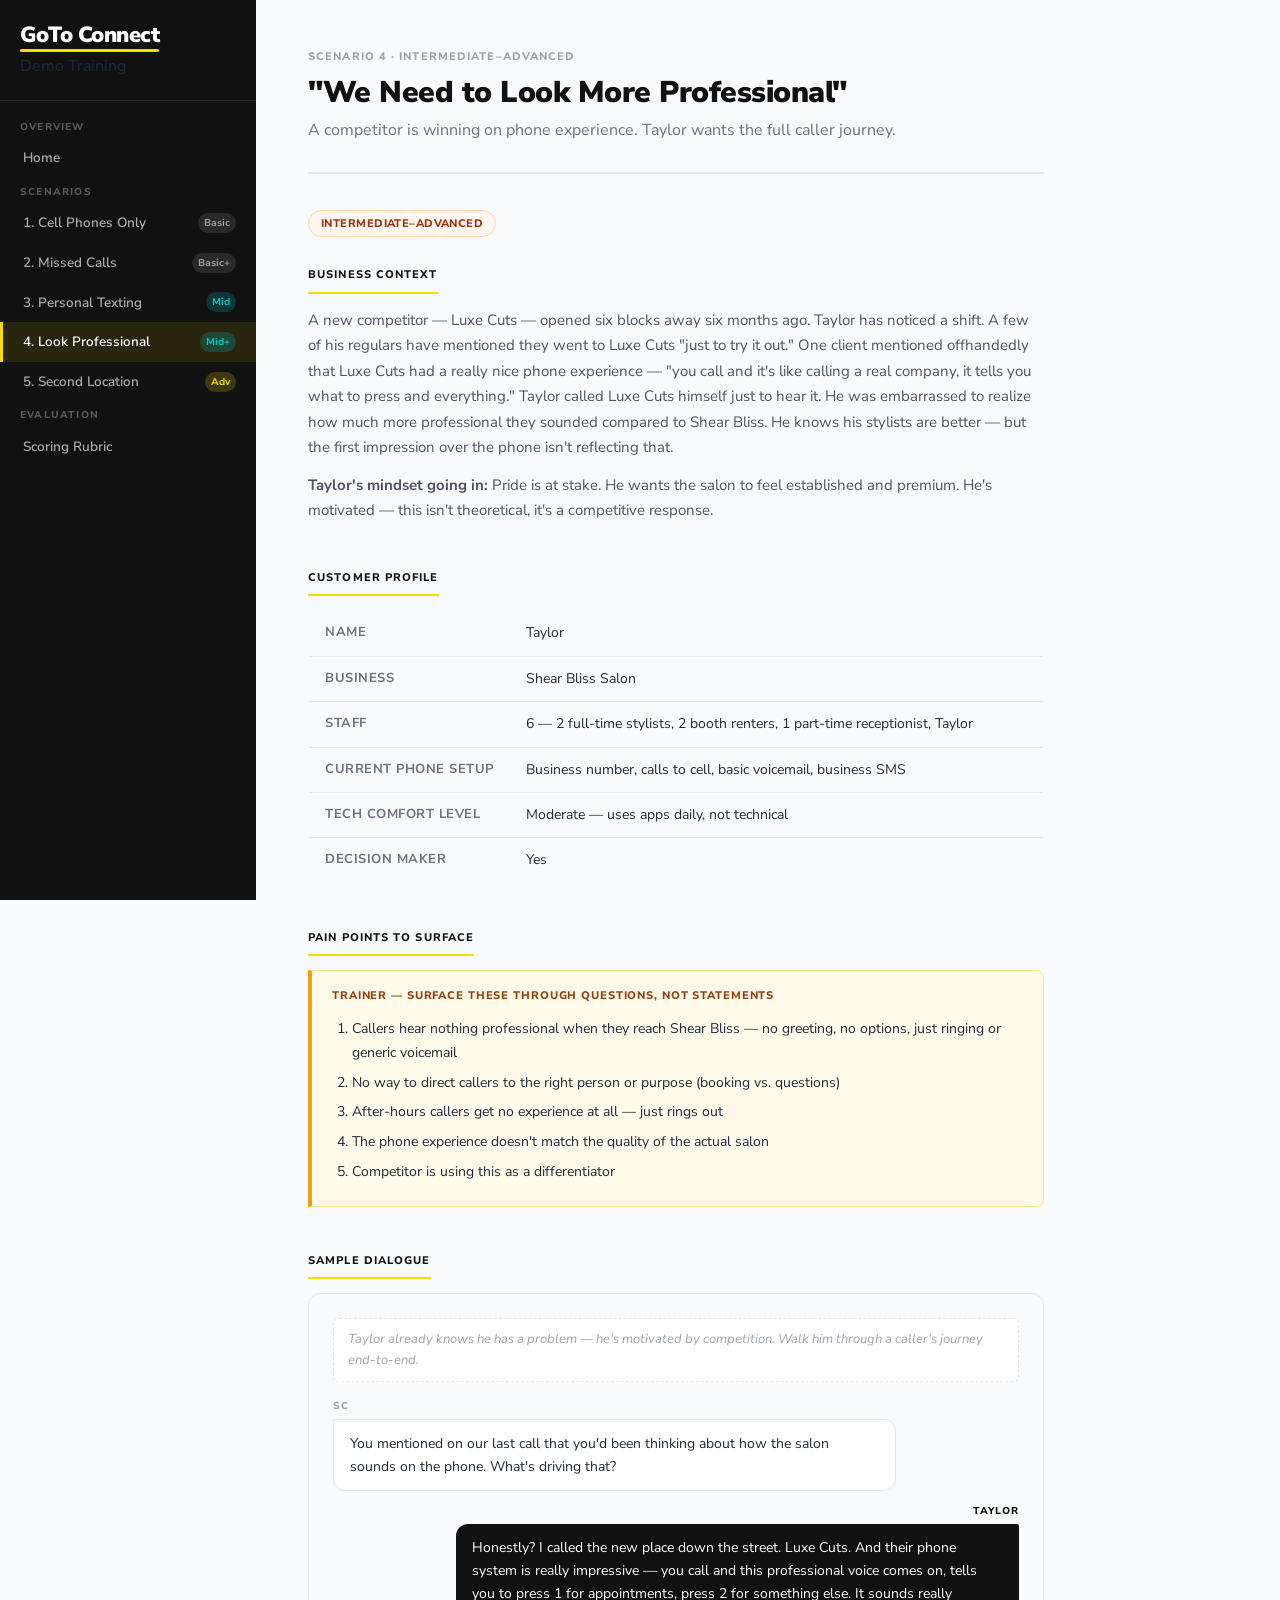
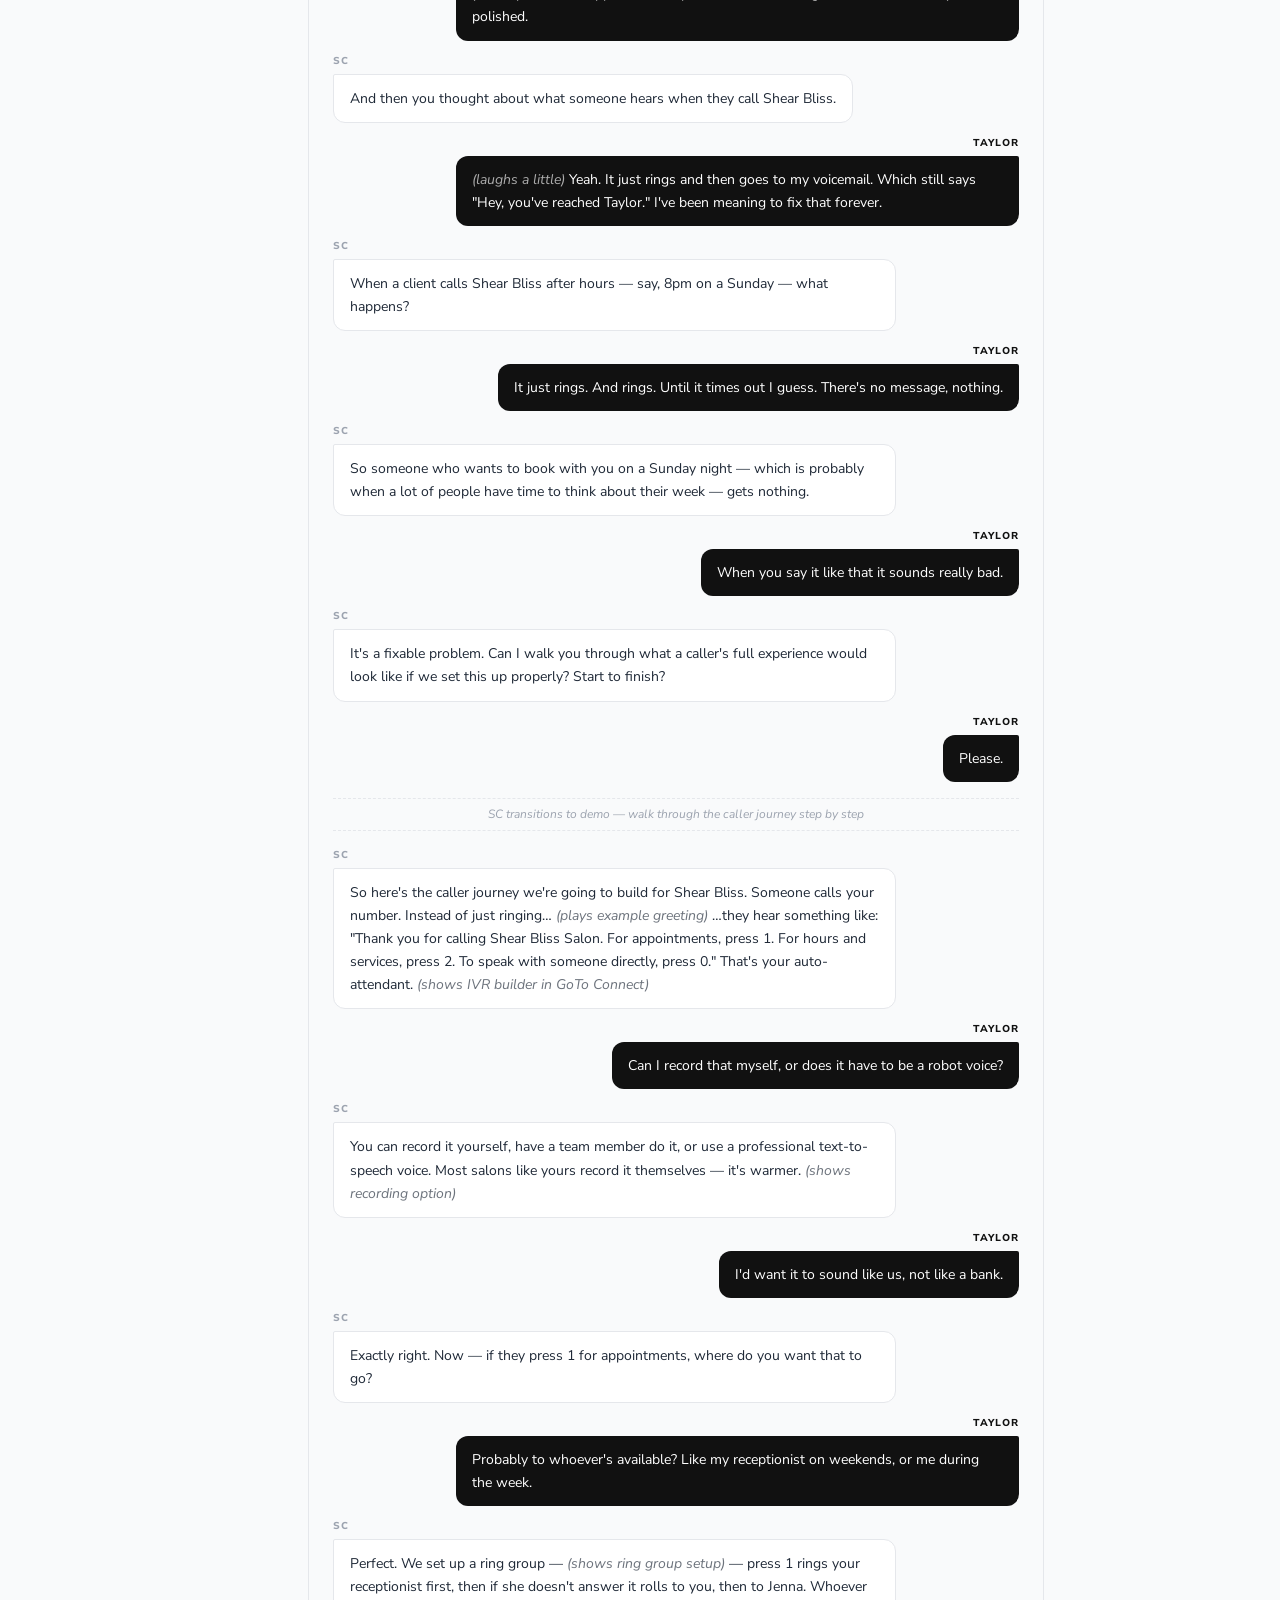
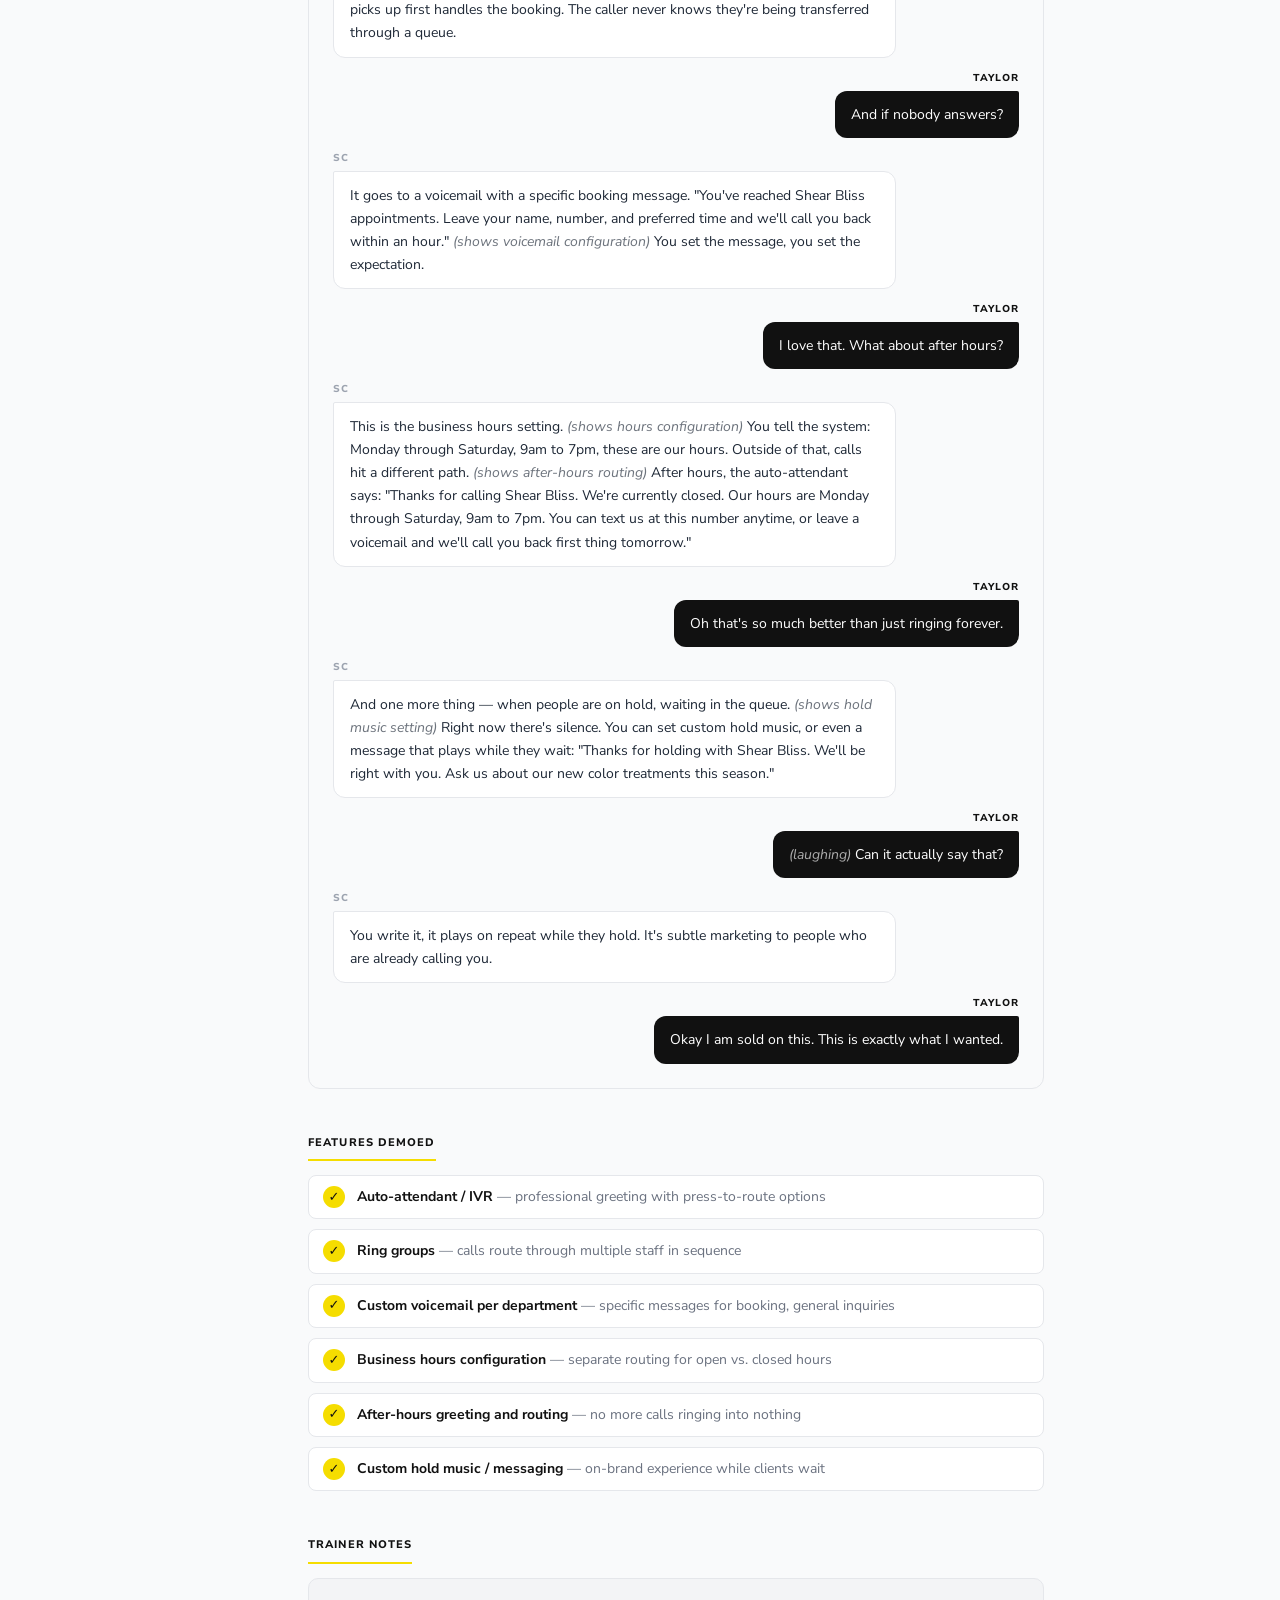
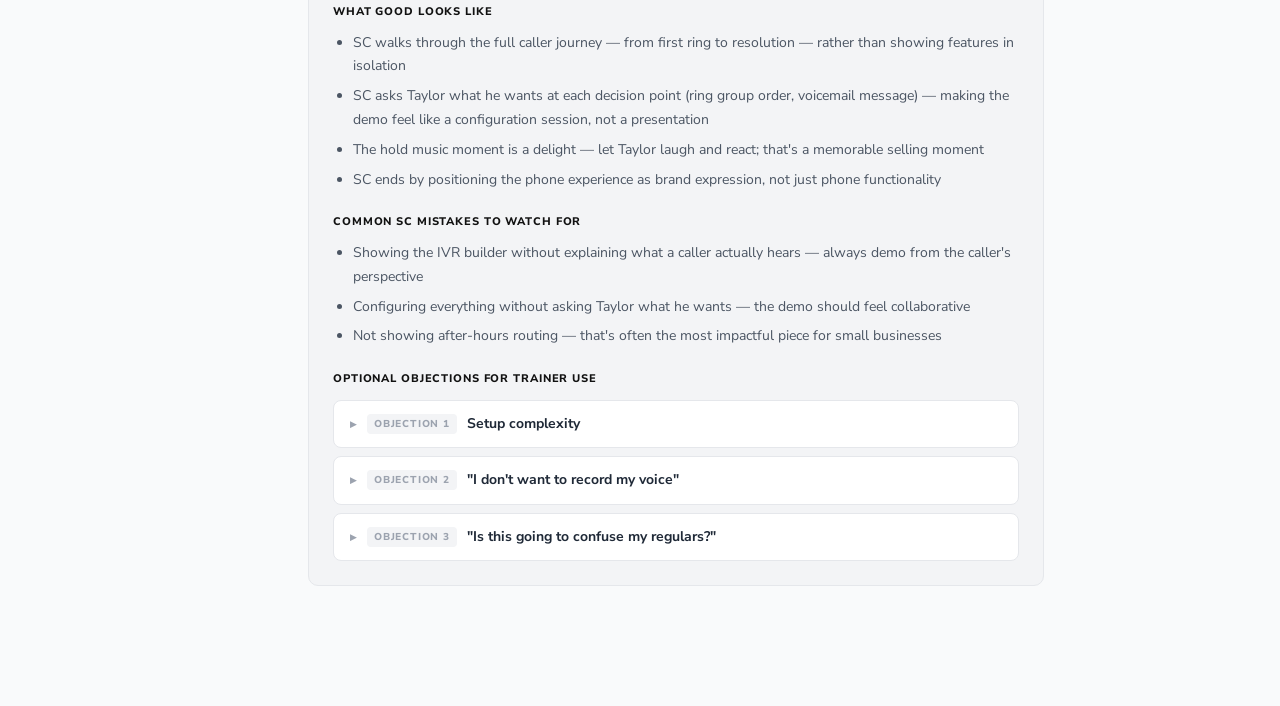
<file: scenario-4.html>
<!DOCTYPE html>
<html lang="en">
<head>
  <meta charset="UTF-8">
  <meta name="viewport" content="width=device-width, initial-scale=1.0">
  <title>Scenario 4: Look Professional — Shear Bliss Demo Training</title>
  <link rel="icon" href="data:image/svg+xml,<svg xmlns='http://www.w3.org/2000/svg' viewBox='0 0 100 100'><text y='.9em' font-size='90'>✂️</text></svg>">
  <link rel="stylesheet" href="css/styles.css?v=2">
</head>
<body>
<div class="site-wrapper">

  <!-- SIDEBAR NAV — update in all 7 HTML files when changing -->
  <nav class="sidebar">
    <div class="sidebar-header">
      <div class="sidebar-logo">GoTo Connect</div>
      <div class="sidebar-title">Demo Training</div>
    </div>
    <div class="sidebar-nav">
      <span class="nav-section-label">Overview</span>
      <a href="index.html" class="nav-link">Home</a>

      <span class="nav-section-label">Scenarios</span>
      <a href="scenario-1.html" class="nav-link">
        1. Cell Phones Only
        <span class="nav-badge badge-basic">Basic</span>
      </a>
      <a href="scenario-2.html" class="nav-link">
        2. Missed Calls
        <span class="nav-badge badge-basic">Basic+</span>
      </a>
      <a href="scenario-3.html" class="nav-link">
        3. Personal Texting
        <span class="nav-badge badge-intermediate">Mid</span>
      </a>
      <a href="scenario-4.html" class="nav-link active">
        4. Look Professional
        <span class="nav-badge badge-intermediate">Mid+</span>
      </a>
      <a href="scenario-5.html" class="nav-link">
        5. Second Location
        <span class="nav-badge badge-advanced">Adv</span>
      </a>

      <span class="nav-section-label">Evaluation</span>
      <a href="rubric.html" class="nav-link">Scoring Rubric</a>
    </div>
  </nav>
  <!-- END SIDEBAR NAV -->

  <main class="main-content">
    <div class="page">

      <div class="page-header">
        <div class="page-eyebrow">Scenario 4 · Intermediate–Advanced</div>
        <h1 class="page-title">"We Need to Look More Professional"</h1>
        <p class="page-subtitle">A competitor is winning on phone experience. Taylor wants the full caller journey.</p>
      </div>

      <span class="complexity-badge complexity-intermediate-adv">Intermediate–Advanced</span>

      <!-- Business Context -->
      <div class="section">
        <div class="section-title">Business Context</div>
        <p>
          A new competitor — Luxe Cuts — opened six blocks away six months ago. Taylor has noticed a shift. A few
          of his regulars have mentioned they went to Luxe Cuts "just to try it out." One client mentioned offhandedly
          that Luxe Cuts had a really nice phone experience — "you call and it's like calling a real company, it tells
          you what to press and everything." Taylor called Luxe Cuts himself just to hear it. He was embarrassed to
          realize how much more professional they sounded compared to Shear Bliss. He knows his stylists are better
          — but the first impression over the phone isn't reflecting that.
        </p>
        <p>
          <strong>Taylor's mindset going in:</strong> Pride is at stake. He wants the salon to feel established and
          premium. He's motivated — this isn't theoretical, it's a competitive response.
        </p>
      </div>

      <!-- Customer Profile -->
      <div class="section">
        <div class="section-title">Customer Profile</div>
        <table class="profile-table">
          <tr><td>Name</td><td>Taylor</td></tr>
          <tr><td>Business</td><td>Shear Bliss Salon</td></tr>
          <tr><td>Staff</td><td>6 — 2 full-time stylists, 2 booth renters, 1 part-time receptionist, Taylor</td></tr>
          <tr><td>Current phone setup</td><td>Business number, calls to cell, basic voicemail, business SMS</td></tr>
          <tr><td>Tech comfort level</td><td>Moderate — uses apps daily, not technical</td></tr>
          <tr><td>Decision maker</td><td>Yes</td></tr>
        </table>
      </div>

      <!-- Pain Points -->
      <div class="section">
        <div class="section-title">Pain Points to Surface</div>
        <div class="trainer-callout">
          <div class="trainer-callout-label">Trainer — Surface these through questions, not statements</div>
          <ol>
            <li>Callers hear nothing professional when they reach Shear Bliss — no greeting, no options, just ringing or generic voicemail</li>
            <li>No way to direct callers to the right person or purpose (booking vs. questions)</li>
            <li>After-hours callers get no experience at all — just rings out</li>
            <li>The phone experience doesn't match the quality of the actual salon</li>
            <li>Competitor is using this as a differentiator</li>
          </ol>
        </div>
      </div>

      <!-- Sample Dialogue -->
      <div class="section">
        <div class="section-title">Sample Dialogue</div>
        <div class="dialogue">
          <div class="dialogue-note">Taylor already knows he has a problem — he's motivated by competition. Walk him through a caller's journey end-to-end.</div>

          <div class="bubble-row sc">
            <div class="bubble-speaker">SC</div>
            <div class="bubble">You mentioned on our last call that you'd been thinking about how the salon sounds on the phone. What's driving that?</div>
          </div>

          <div class="bubble-row taylor">
            <div class="bubble-speaker">Taylor</div>
            <div class="bubble">Honestly? I called the new place down the street. Luxe Cuts. And their phone system is really impressive — you call and this professional voice comes on, tells you to press 1 for appointments, press 2 for something else. It sounds really polished.</div>
          </div>

          <div class="bubble-row sc">
            <div class="bubble-speaker">SC</div>
            <div class="bubble">And then you thought about what someone hears when they call Shear Bliss.</div>
          </div>

          <div class="bubble-row taylor">
            <div class="bubble-speaker">Taylor</div>
            <div class="bubble"><em>(laughs a little)</em> Yeah. It just rings and then goes to my voicemail. Which still says "Hey, you've reached Taylor." I've been meaning to fix that forever.</div>
          </div>

          <div class="bubble-row sc">
            <div class="bubble-speaker">SC</div>
            <div class="bubble">When a client calls Shear Bliss after hours — say, 8pm on a Sunday — what happens?</div>
          </div>

          <div class="bubble-row taylor">
            <div class="bubble-speaker">Taylor</div>
            <div class="bubble">It just rings. And rings. Until it times out I guess. There's no message, nothing.</div>
          </div>

          <div class="bubble-row sc">
            <div class="bubble-speaker">SC</div>
            <div class="bubble">So someone who wants to book with you on a Sunday night — which is probably when a lot of people have time to think about their week — gets nothing.</div>
          </div>

          <div class="bubble-row taylor">
            <div class="bubble-speaker">Taylor</div>
            <div class="bubble">When you say it like that it sounds really bad.</div>
          </div>

          <div class="bubble-row sc">
            <div class="bubble-speaker">SC</div>
            <div class="bubble">It's a fixable problem. Can I walk you through what a caller's full experience would look like if we set this up properly? Start to finish?</div>
          </div>

          <div class="bubble-row taylor">
            <div class="bubble-speaker">Taylor</div>
            <div class="bubble">Please.</div>
          </div>

          <div class="dialogue-divider">SC transitions to demo — walk through the caller journey step by step</div>

          <div class="bubble-row sc">
            <div class="bubble-speaker">SC</div>
            <div class="bubble">So here's the caller journey we're going to build for Shear Bliss. Someone calls your number. Instead of just ringing… <em>(plays example greeting)</em> …they hear something like: "Thank you for calling Shear Bliss Salon. For appointments, press 1. For hours and services, press 2. To speak with someone directly, press 0." That's your auto-attendant. <em>(shows IVR builder in GoTo Connect)</em></div>
          </div>

          <div class="bubble-row taylor">
            <div class="bubble-speaker">Taylor</div>
            <div class="bubble">Can I record that myself, or does it have to be a robot voice?</div>
          </div>

          <div class="bubble-row sc">
            <div class="bubble-speaker">SC</div>
            <div class="bubble">You can record it yourself, have a team member do it, or use a professional text-to-speech voice. Most salons like yours record it themselves — it's warmer. <em>(shows recording option)</em></div>
          </div>

          <div class="bubble-row taylor">
            <div class="bubble-speaker">Taylor</div>
            <div class="bubble">I'd want it to sound like us, not like a bank.</div>
          </div>

          <div class="bubble-row sc">
            <div class="bubble-speaker">SC</div>
            <div class="bubble">Exactly right. Now — if they press 1 for appointments, where do you want that to go?</div>
          </div>

          <div class="bubble-row taylor">
            <div class="bubble-speaker">Taylor</div>
            <div class="bubble">Probably to whoever's available? Like my receptionist on weekends, or me during the week.</div>
          </div>

          <div class="bubble-row sc">
            <div class="bubble-speaker">SC</div>
            <div class="bubble">Perfect. We set up a ring group — <em>(shows ring group setup)</em> — press 1 rings your receptionist first, then if she doesn't answer it rolls to you, then to Jenna. Whoever picks up first handles the booking. The caller never knows they're being transferred through a queue.</div>
          </div>

          <div class="bubble-row taylor">
            <div class="bubble-speaker">Taylor</div>
            <div class="bubble">And if nobody answers?</div>
          </div>

          <div class="bubble-row sc">
            <div class="bubble-speaker">SC</div>
            <div class="bubble">It goes to a voicemail with a specific booking message. "You've reached Shear Bliss appointments. Leave your name, number, and preferred time and we'll call you back within an hour." <em>(shows voicemail configuration)</em> You set the message, you set the expectation.</div>
          </div>

          <div class="bubble-row taylor">
            <div class="bubble-speaker">Taylor</div>
            <div class="bubble">I love that. What about after hours?</div>
          </div>

          <div class="bubble-row sc">
            <div class="bubble-speaker">SC</div>
            <div class="bubble">This is the business hours setting. <em>(shows hours configuration)</em> You tell the system: Monday through Saturday, 9am to 7pm, these are our hours. Outside of that, calls hit a different path. <em>(shows after-hours routing)</em> After hours, the auto-attendant says: "Thanks for calling Shear Bliss. We're currently closed. Our hours are Monday through Saturday, 9am to 7pm. You can text us at this number anytime, or leave a voicemail and we'll call you back first thing tomorrow."</div>
          </div>

          <div class="bubble-row taylor">
            <div class="bubble-speaker">Taylor</div>
            <div class="bubble">Oh that's so much better than just ringing forever.</div>
          </div>

          <div class="bubble-row sc">
            <div class="bubble-speaker">SC</div>
            <div class="bubble">And one more thing — when people are on hold, waiting in the queue. <em>(shows hold music setting)</em> Right now there's silence. You can set custom hold music, or even a message that plays while they wait: "Thanks for holding with Shear Bliss. We'll be right with you. Ask us about our new color treatments this season."</div>
          </div>

          <div class="bubble-row taylor">
            <div class="bubble-speaker">Taylor</div>
            <div class="bubble"><em>(laughing)</em> Can it actually say that?</div>
          </div>

          <div class="bubble-row sc">
            <div class="bubble-speaker">SC</div>
            <div class="bubble">You write it, it plays on repeat while they hold. It's subtle marketing to people who are already calling you.</div>
          </div>

          <div class="bubble-row taylor">
            <div class="bubble-speaker">Taylor</div>
            <div class="bubble">Okay I am sold on this. This is exactly what I wanted.</div>
          </div>
        </div>
      </div>

      <!-- Features Demoed -->
      <div class="section">
        <div class="section-title">Features Demoed</div>
        <ul class="features-list">
          <li><div><strong>Auto-attendant / IVR</strong> <span>— professional greeting with press-to-route options</span></div></li>
          <li><div><strong>Ring groups</strong> <span>— calls route through multiple staff in sequence</span></div></li>
          <li><div><strong>Custom voicemail per department</strong> <span>— specific messages for booking, general inquiries</span></div></li>
          <li><div><strong>Business hours configuration</strong> <span>— separate routing for open vs. closed hours</span></div></li>
          <li><div><strong>After-hours greeting and routing</strong> <span>— no more calls ringing into nothing</span></div></li>
          <li><div><strong>Custom hold music / messaging</strong> <span>— on-brand experience while clients wait</span></div></li>
        </ul>
      </div>

      <!-- Trainer Notes -->
      <div class="section">
        <div class="section-title">Trainer Notes</div>
        <div class="trainer-notes-box">
          <h4>What Good Looks Like</h4>
          <ul>
            <li>SC walks through the full caller journey — from first ring to resolution — rather than showing features in isolation</li>
            <li>SC asks Taylor what he wants at each decision point (ring group order, voicemail message) — making the demo feel like a configuration session, not a presentation</li>
            <li>The hold music moment is a delight — let Taylor laugh and react; that's a memorable selling moment</li>
            <li>SC ends by positioning the phone experience as brand expression, not just phone functionality</li>
          </ul>

          <h4>Common SC Mistakes to Watch For</h4>
          <ul>
            <li>Showing the IVR builder without explaining what a caller actually hears — always demo from the caller's perspective</li>
            <li>Configuring everything without asking Taylor what he wants — the demo should feel collaborative</li>
            <li>Not showing after-hours routing — that's often the most impactful piece for small businesses</li>
          </ul>

          <h4>Optional Objections for Trainer Use</h4>
          <div class="objections-list">
            <details class="objection">
              <summary><span class="obj-label">Objection 1</span> Setup complexity</summary>
              <div class="objection-body">
                <p class="taylor-says">Taylor says: "This seems complicated to set up. I'm not technical. Is this something I'd have to do myself?"</p>
                <p class="response"><strong>Good SC response:</strong> Walk through the onboarding process — GoTo Connect includes a dedicated onboarding specialist who sets up the auto-attendant, ring groups, and greetings with Taylor in a single session. After that, day-to-day changes (updating hours, swapping hold music, adding a staff member) are done through the admin portal and take minutes. Taylor doesn't need to understand how it works — he just needs to know how to change it.</p>
              </div>
            </details>

            <details class="objection">
              <summary><span class="obj-label">Objection 2</span> "I don't want to record my voice"</summary>
              <div class="objection-body">
                <p class="taylor-says">Taylor says: "I'm not comfortable recording my own voice for the greeting. I'll sound unprofessional."</p>
                <p class="response"><strong>Good SC response:</strong> He has options — GoTo Connect has a text-to-speech option where he types the greeting and a natural-sounding voice reads it. Many businesses use this. Alternatively, he can hire a voice actor on a platform like Voices.com for under $50 for a custom recording. Either way, the recording itself isn't a barrier.</p>
              </div>
            </details>

            <details class="objection">
              <summary><span class="obj-label">Objection 3</span> "Is this going to confuse my regulars?"</summary>
              <div class="objection-body">
                <p class="taylor-says">Taylor says: "I'm worried that if I change how the phone works, my regular clients will get confused and annoyed."</p>
                <p class="response"><strong>Good SC response:</strong> The new experience is objectively simpler for callers — they hear a clear greeting, press the right option, and reach the right person faster than before. The clients most likely to be confused are the ones who currently have Taylor's personal cell number. A brief heads-up text or in-salon note ("We have a new phone system — call us at [number]") handles the transition cleanly.</p>
              </div>
            </details>
          </div>
        </div>
      </div>

    </div>
  </main>
</div>
</body>
</html>
</file>
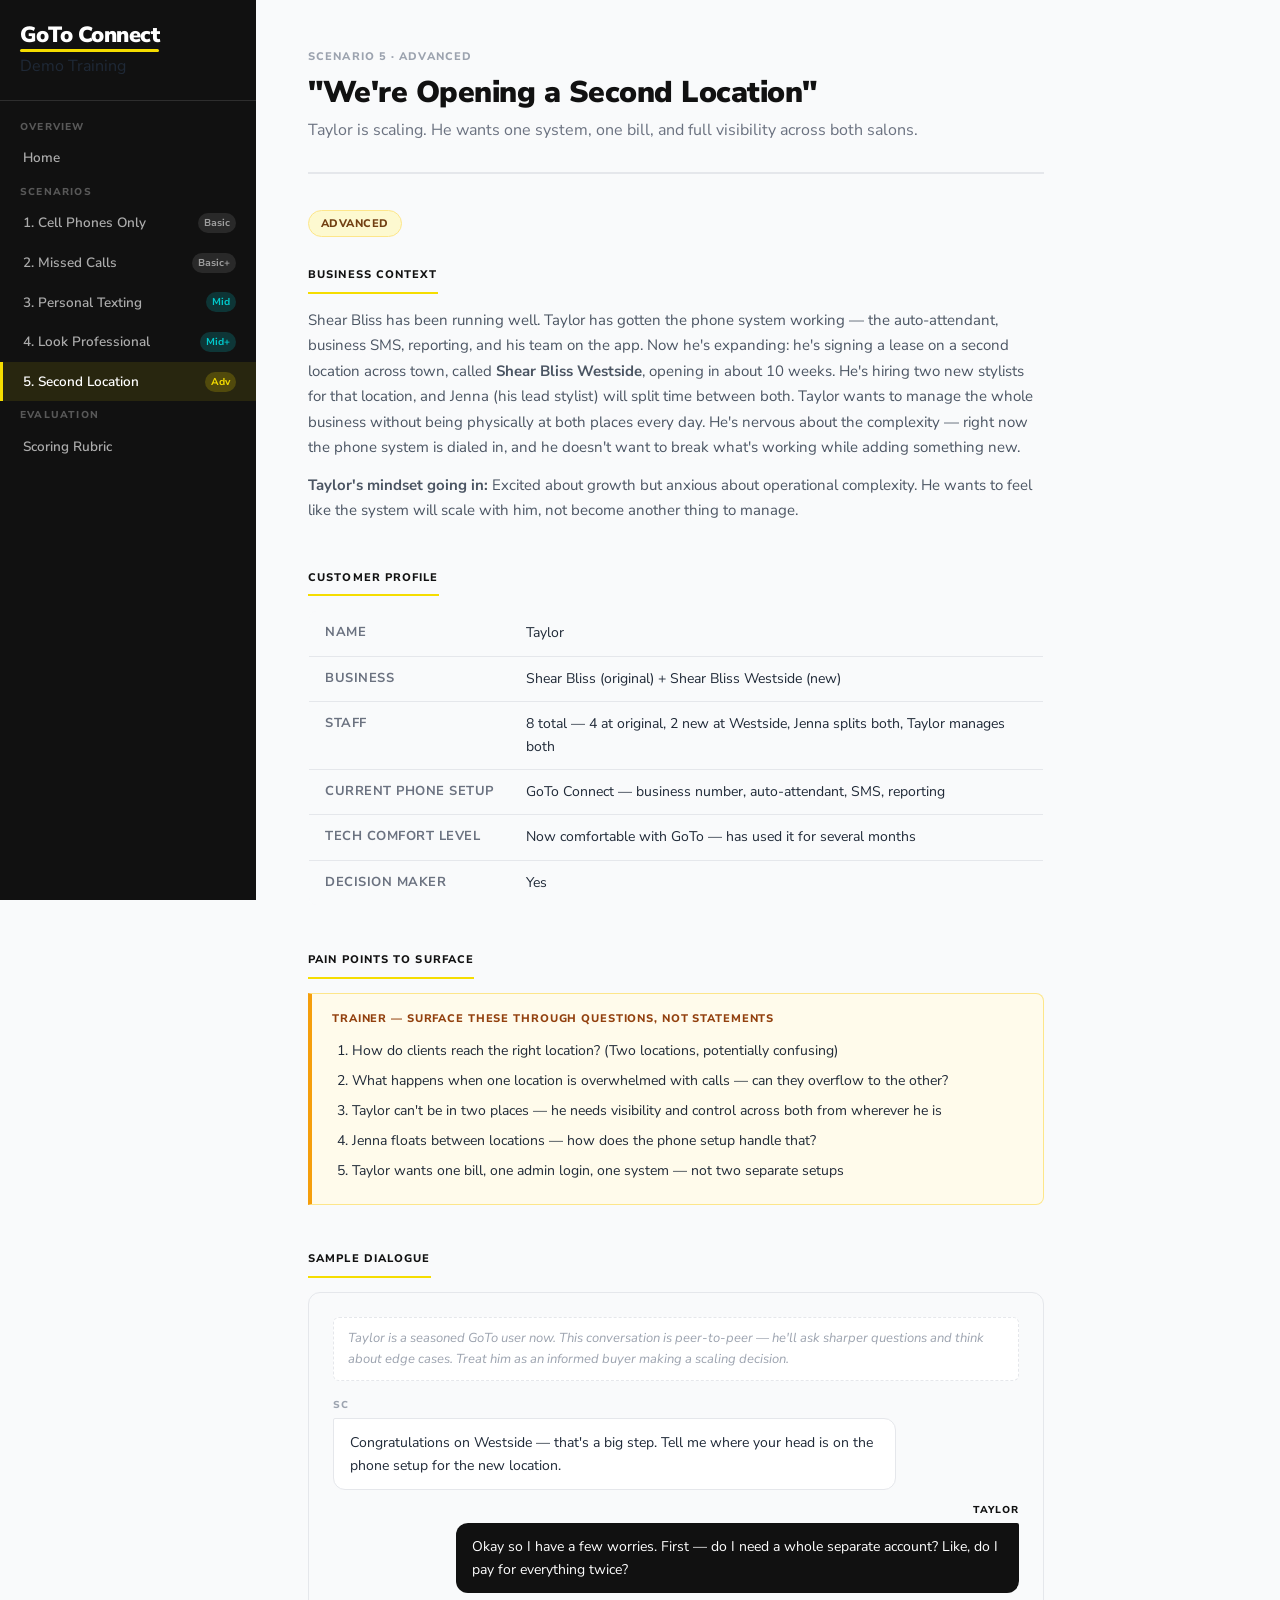
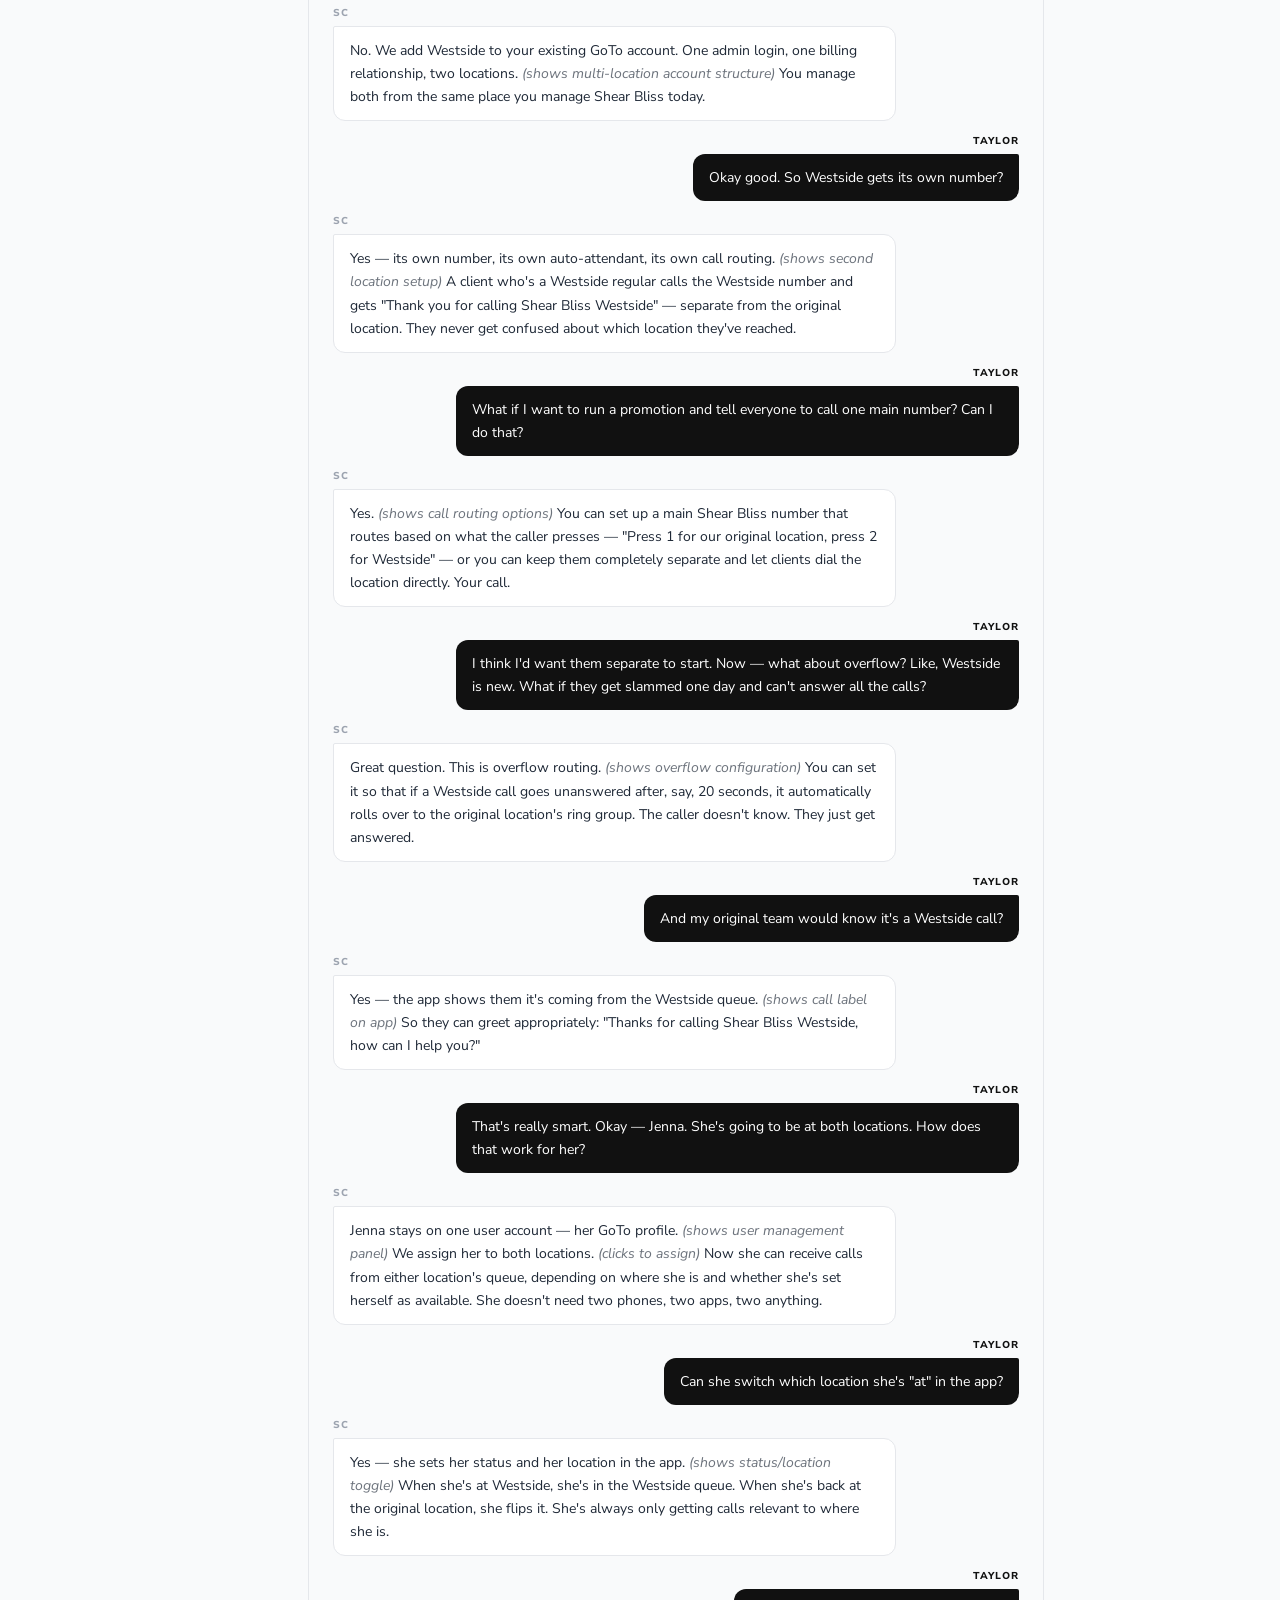
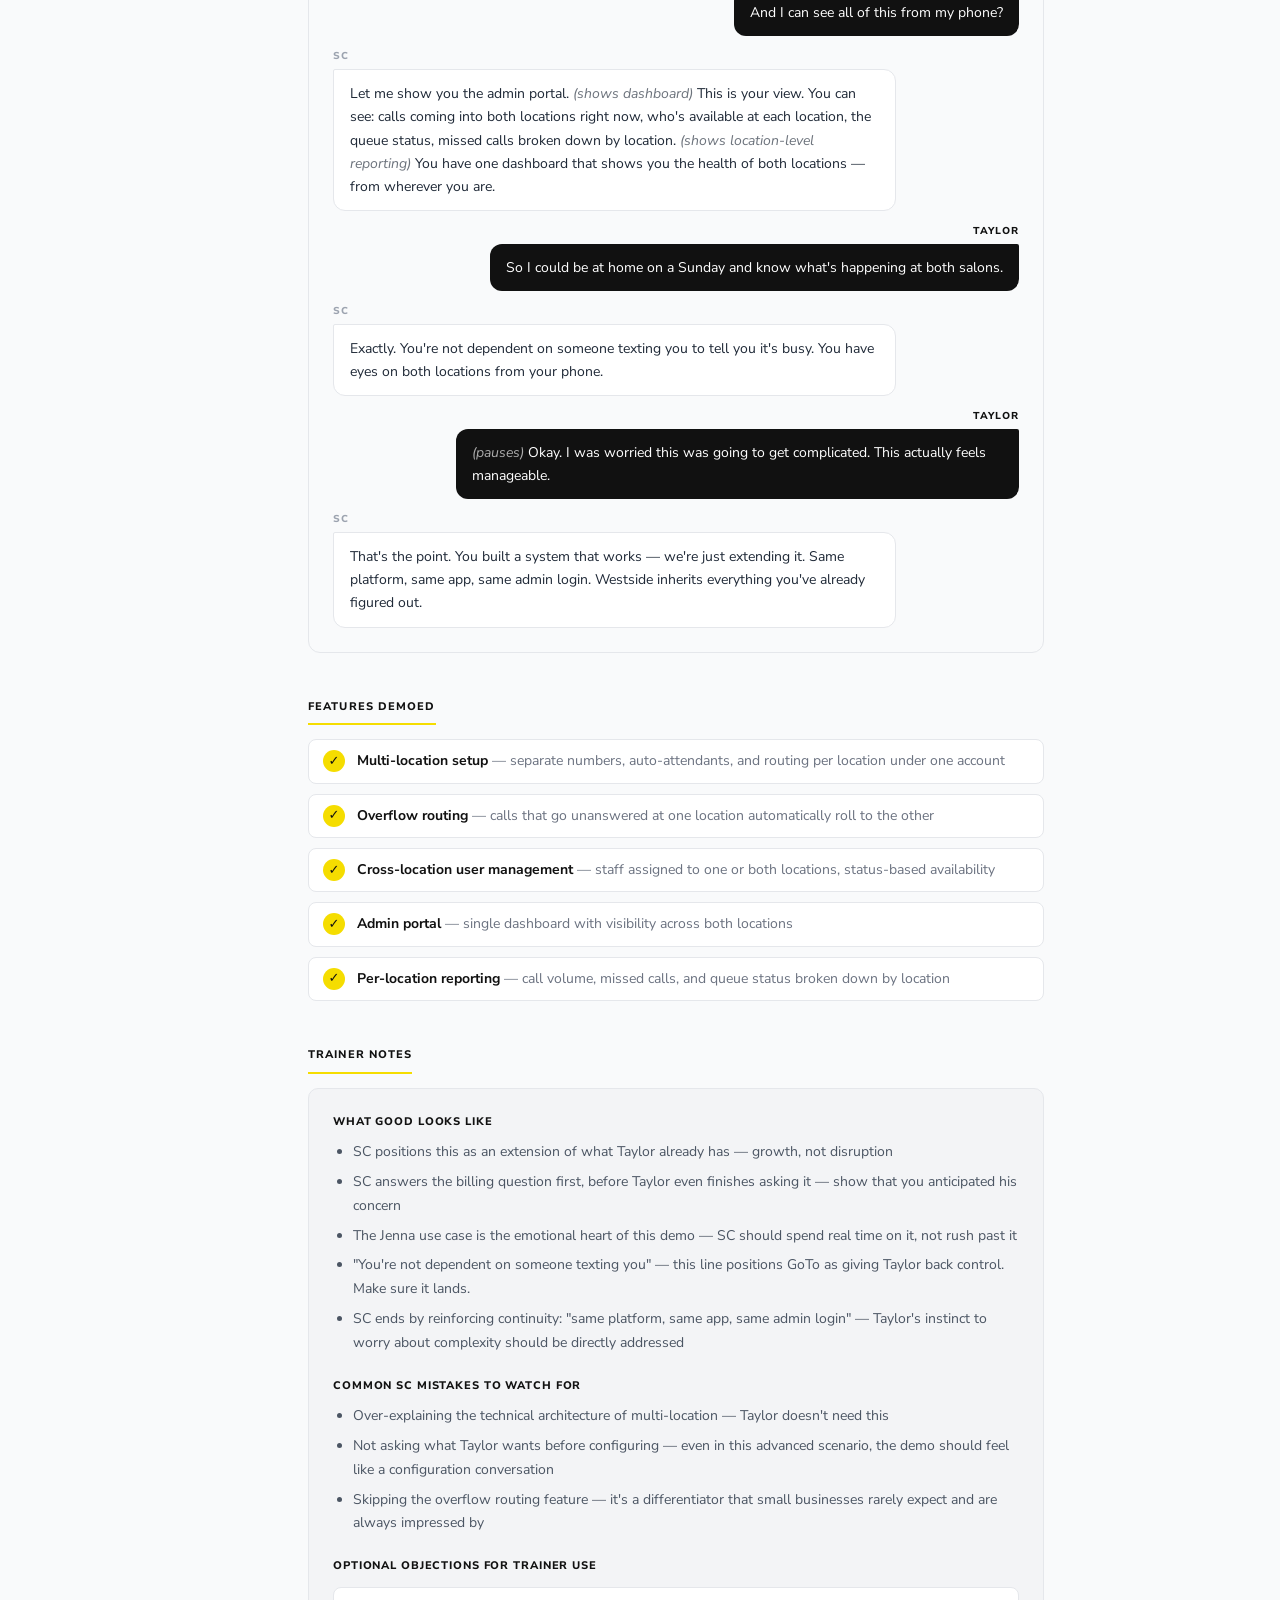
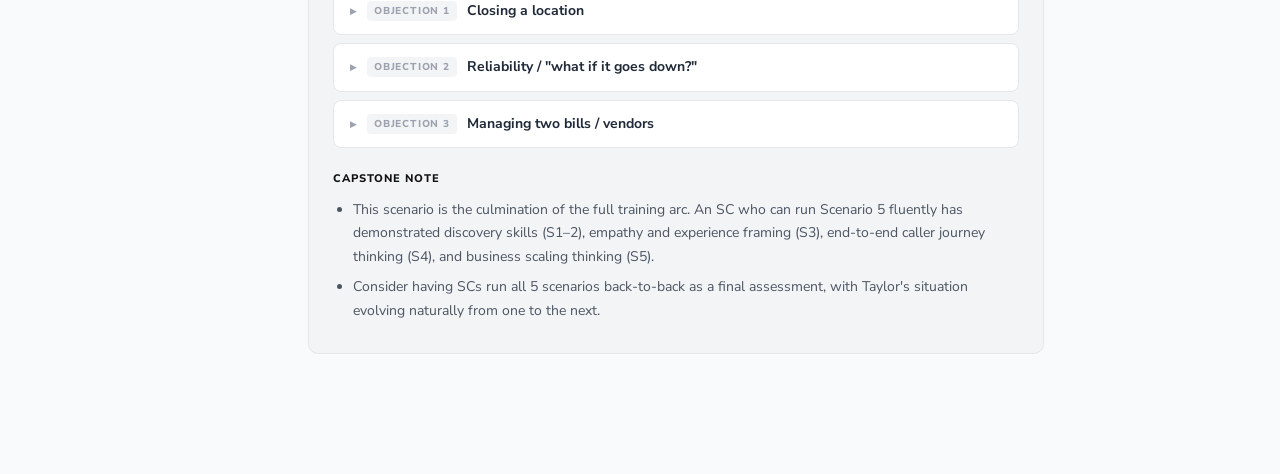
<file: scenario-5.html>
<!DOCTYPE html>
<html lang="en">
<head>
  <meta charset="UTF-8">
  <meta name="viewport" content="width=device-width, initial-scale=1.0">
  <title>Scenario 5: Second Location — Shear Bliss Demo Training</title>
  <link rel="icon" href="data:image/svg+xml,<svg xmlns='http://www.w3.org/2000/svg' viewBox='0 0 100 100'><text y='.9em' font-size='90'>✂️</text></svg>">
  <link rel="stylesheet" href="css/styles.css?v=2">
</head>
<body>
<div class="site-wrapper">

  <!-- SIDEBAR NAV — update in all 7 HTML files when changing -->
  <nav class="sidebar">
    <div class="sidebar-header">
      <div class="sidebar-logo">GoTo Connect</div>
      <div class="sidebar-title">Demo Training</div>
    </div>
    <div class="sidebar-nav">
      <span class="nav-section-label">Overview</span>
      <a href="index.html" class="nav-link">Home</a>

      <span class="nav-section-label">Scenarios</span>
      <a href="scenario-1.html" class="nav-link">
        1. Cell Phones Only
        <span class="nav-badge badge-basic">Basic</span>
      </a>
      <a href="scenario-2.html" class="nav-link">
        2. Missed Calls
        <span class="nav-badge badge-basic">Basic+</span>
      </a>
      <a href="scenario-3.html" class="nav-link">
        3. Personal Texting
        <span class="nav-badge badge-intermediate">Mid</span>
      </a>
      <a href="scenario-4.html" class="nav-link">
        4. Look Professional
        <span class="nav-badge badge-intermediate">Mid+</span>
      </a>
      <a href="scenario-5.html" class="nav-link active">
        5. Second Location
        <span class="nav-badge badge-advanced">Adv</span>
      </a>

      <span class="nav-section-label">Evaluation</span>
      <a href="rubric.html" class="nav-link">Scoring Rubric</a>
    </div>
  </nav>
  <!-- END SIDEBAR NAV -->

  <main class="main-content">
    <div class="page">

      <div class="page-header">
        <div class="page-eyebrow">Scenario 5 · Advanced</div>
        <h1 class="page-title">"We're Opening a Second Location"</h1>
        <p class="page-subtitle">Taylor is scaling. He wants one system, one bill, and full visibility across both salons.</p>
      </div>

      <span class="complexity-badge complexity-advanced">Advanced</span>

      <!-- Business Context -->
      <div class="section">
        <div class="section-title">Business Context</div>
        <p>
          Shear Bliss has been running well. Taylor has gotten the phone system working — the auto-attendant,
          business SMS, reporting, and his team on the app. Now he's expanding: he's signing a lease on a second
          location across town, called <strong>Shear Bliss Westside</strong>, opening in about 10 weeks. He's hiring
          two new stylists for that location, and Jenna (his lead stylist) will split time between both. Taylor wants
          to manage the whole business without being physically at both places every day. He's nervous about the
          complexity — right now the phone system is dialed in, and he doesn't want to break what's working while
          adding something new.
        </p>
        <p>
          <strong>Taylor's mindset going in:</strong> Excited about growth but anxious about operational complexity.
          He wants to feel like the system will scale with him, not become another thing to manage.
        </p>
      </div>

      <!-- Customer Profile -->
      <div class="section">
        <div class="section-title">Customer Profile</div>
        <table class="profile-table">
          <tr><td>Name</td><td>Taylor</td></tr>
          <tr><td>Business</td><td>Shear Bliss (original) + Shear Bliss Westside (new)</td></tr>
          <tr><td>Staff</td><td>8 total — 4 at original, 2 new at Westside, Jenna splits both, Taylor manages both</td></tr>
          <tr><td>Current phone setup</td><td>GoTo Connect — business number, auto-attendant, SMS, reporting</td></tr>
          <tr><td>Tech comfort level</td><td>Now comfortable with GoTo — has used it for several months</td></tr>
          <tr><td>Decision maker</td><td>Yes</td></tr>
        </table>
      </div>

      <!-- Pain Points -->
      <div class="section">
        <div class="section-title">Pain Points to Surface</div>
        <div class="trainer-callout">
          <div class="trainer-callout-label">Trainer — Surface these through questions, not statements</div>
          <ol>
            <li>How do clients reach the right location? (Two locations, potentially confusing)</li>
            <li>What happens when one location is overwhelmed with calls — can they overflow to the other?</li>
            <li>Taylor can't be in two places — he needs visibility and control across both from wherever he is</li>
            <li>Jenna floats between locations — how does the phone setup handle that?</li>
            <li>Taylor wants one bill, one admin login, one system — not two separate setups</li>
          </ol>
        </div>
      </div>

      <!-- Sample Dialogue -->
      <div class="section">
        <div class="section-title">Sample Dialogue</div>
        <div class="dialogue">
          <div class="dialogue-note">Taylor is a seasoned GoTo user now. This conversation is peer-to-peer — he'll ask sharper questions and think about edge cases. Treat him as an informed buyer making a scaling decision.</div>

          <div class="bubble-row sc">
            <div class="bubble-speaker">SC</div>
            <div class="bubble">Congratulations on Westside — that's a big step. Tell me where your head is on the phone setup for the new location.</div>
          </div>

          <div class="bubble-row taylor">
            <div class="bubble-speaker">Taylor</div>
            <div class="bubble">Okay so I have a few worries. First — do I need a whole separate account? Like, do I pay for everything twice?</div>
          </div>

          <div class="bubble-row sc">
            <div class="bubble-speaker">SC</div>
            <div class="bubble">No. We add Westside to your existing GoTo account. One admin login, one billing relationship, two locations. <em>(shows multi-location account structure)</em> You manage both from the same place you manage Shear Bliss today.</div>
          </div>

          <div class="bubble-row taylor">
            <div class="bubble-speaker">Taylor</div>
            <div class="bubble">Okay good. So Westside gets its own number?</div>
          </div>

          <div class="bubble-row sc">
            <div class="bubble-speaker">SC</div>
            <div class="bubble">Yes — its own number, its own auto-attendant, its own call routing. <em>(shows second location setup)</em> A client who's a Westside regular calls the Westside number and gets "Thank you for calling Shear Bliss Westside" — separate from the original location. They never get confused about which location they've reached.</div>
          </div>

          <div class="bubble-row taylor">
            <div class="bubble-speaker">Taylor</div>
            <div class="bubble">What if I want to run a promotion and tell everyone to call one main number? Can I do that?</div>
          </div>

          <div class="bubble-row sc">
            <div class="bubble-speaker">SC</div>
            <div class="bubble">Yes. <em>(shows call routing options)</em> You can set up a main Shear Bliss number that routes based on what the caller presses — "Press 1 for our original location, press 2 for Westside" — or you can keep them completely separate and let clients dial the location directly. Your call.</div>
          </div>

          <div class="bubble-row taylor">
            <div class="bubble-speaker">Taylor</div>
            <div class="bubble">I think I'd want them separate to start. Now — what about overflow? Like, Westside is new. What if they get slammed one day and can't answer all the calls?</div>
          </div>

          <div class="bubble-row sc">
            <div class="bubble-speaker">SC</div>
            <div class="bubble">Great question. This is overflow routing. <em>(shows overflow configuration)</em> You can set it so that if a Westside call goes unanswered after, say, 20 seconds, it automatically rolls over to the original location's ring group. The caller doesn't know. They just get answered.</div>
          </div>

          <div class="bubble-row taylor">
            <div class="bubble-speaker">Taylor</div>
            <div class="bubble">And my original team would know it's a Westside call?</div>
          </div>

          <div class="bubble-row sc">
            <div class="bubble-speaker">SC</div>
            <div class="bubble">Yes — the app shows them it's coming from the Westside queue. <em>(shows call label on app)</em> So they can greet appropriately: "Thanks for calling Shear Bliss Westside, how can I help you?"</div>
          </div>

          <div class="bubble-row taylor">
            <div class="bubble-speaker">Taylor</div>
            <div class="bubble">That's really smart. Okay — Jenna. She's going to be at both locations. How does that work for her?</div>
          </div>

          <div class="bubble-row sc">
            <div class="bubble-speaker">SC</div>
            <div class="bubble">Jenna stays on one user account — her GoTo profile. <em>(shows user management panel)</em> We assign her to both locations. <em>(clicks to assign)</em> Now she can receive calls from either location's queue, depending on where she is and whether she's set herself as available. She doesn't need two phones, two apps, two anything.</div>
          </div>

          <div class="bubble-row taylor">
            <div class="bubble-speaker">Taylor</div>
            <div class="bubble">Can she switch which location she's "at" in the app?</div>
          </div>

          <div class="bubble-row sc">
            <div class="bubble-speaker">SC</div>
            <div class="bubble">Yes — she sets her status and her location in the app. <em>(shows status/location toggle)</em> When she's at Westside, she's in the Westside queue. When she's back at the original location, she flips it. She's always only getting calls relevant to where she is.</div>
          </div>

          <div class="bubble-row taylor">
            <div class="bubble-speaker">Taylor</div>
            <div class="bubble">And I can see all of this from my phone?</div>
          </div>

          <div class="bubble-row sc">
            <div class="bubble-speaker">SC</div>
            <div class="bubble">Let me show you the admin portal. <em>(shows dashboard)</em> This is your view. You can see: calls coming into both locations right now, who's available at each location, the queue status, missed calls broken down by location. <em>(shows location-level reporting)</em> You have one dashboard that shows you the health of both locations — from wherever you are.</div>
          </div>

          <div class="bubble-row taylor">
            <div class="bubble-speaker">Taylor</div>
            <div class="bubble">So I could be at home on a Sunday and know what's happening at both salons.</div>
          </div>

          <div class="bubble-row sc">
            <div class="bubble-speaker">SC</div>
            <div class="bubble">Exactly. You're not dependent on someone texting you to tell you it's busy. You have eyes on both locations from your phone.</div>
          </div>

          <div class="bubble-row taylor">
            <div class="bubble-speaker">Taylor</div>
            <div class="bubble"><em>(pauses)</em> Okay. I was worried this was going to get complicated. This actually feels manageable.</div>
          </div>

          <div class="bubble-row sc">
            <div class="bubble-speaker">SC</div>
            <div class="bubble">That's the point. You built a system that works — we're just extending it. Same platform, same app, same admin login. Westside inherits everything you've already figured out.</div>
          </div>
        </div>
      </div>

      <!-- Features Demoed -->
      <div class="section">
        <div class="section-title">Features Demoed</div>
        <ul class="features-list">
          <li><div><strong>Multi-location setup</strong> <span>— separate numbers, auto-attendants, and routing per location under one account</span></div></li>
          <li><div><strong>Overflow routing</strong> <span>— calls that go unanswered at one location automatically roll to the other</span></div></li>
          <li><div><strong>Cross-location user management</strong> <span>— staff assigned to one or both locations, status-based availability</span></div></li>
          <li><div><strong>Admin portal</strong> <span>— single dashboard with visibility across both locations</span></div></li>
          <li><div><strong>Per-location reporting</strong> <span>— call volume, missed calls, and queue status broken down by location</span></div></li>
        </ul>
      </div>

      <!-- Trainer Notes -->
      <div class="section">
        <div class="section-title">Trainer Notes</div>
        <div class="trainer-notes-box">
          <h4>What Good Looks Like</h4>
          <ul>
            <li>SC positions this as an extension of what Taylor already has — growth, not disruption</li>
            <li>SC answers the billing question first, before Taylor even finishes asking it — show that you anticipated his concern</li>
            <li>The Jenna use case is the emotional heart of this demo — SC should spend real time on it, not rush past it</li>
            <li>"You're not dependent on someone texting you" — this line positions GoTo as giving Taylor back control. Make sure it lands.</li>
            <li>SC ends by reinforcing continuity: "same platform, same app, same admin login" — Taylor's instinct to worry about complexity should be directly addressed</li>
          </ul>

          <h4>Common SC Mistakes to Watch For</h4>
          <ul>
            <li>Over-explaining the technical architecture of multi-location — Taylor doesn't need this</li>
            <li>Not asking what Taylor wants before configuring — even in this advanced scenario, the demo should feel like a configuration conversation</li>
            <li>Skipping the overflow routing feature — it's a differentiator that small businesses rarely expect and are always impressed by</li>
          </ul>

          <h4>Optional Objections for Trainer Use</h4>
          <div class="objections-list">
            <details class="objection">
              <summary><span class="obj-label">Objection 1</span> Closing a location</summary>
              <div class="objection-body">
                <p class="taylor-says">Taylor says: "What if I decide Westside isn't working out and I want to close it? What happens to the second location setup?"</p>
                <p class="response"><strong>Good SC response:</strong> Removing a location is straightforward from the admin portal. The Westside number can be released or ported out if Taylor wants to keep it. The original Shear Bliss location and account are completely unaffected. The platform is designed for flexibility — businesses grow and change.</p>
              </div>
            </details>

            <details class="objection">
              <summary><span class="obj-label">Objection 2</span> Reliability / "what if it goes down?"</summary>
              <div class="objection-body">
                <p class="taylor-says">Taylor says: "This all sounds great, but I'm nervous about depending on an internet-based phone system. What happens if the internet goes down at one of my locations?"</p>
                <p class="response"><strong>Good SC response:</strong> This is a fair concern for any cloud-based system. GoTo Connect has redundant infrastructure and publishes uptime stats (typically 99.99% uptime). If the internet at one location goes down, calls can be rerouted to the other location or to staff mobile numbers automatically. The mobile app also means staff can take calls over cellular data, not just WiFi, so the salon is never fully unreachable.</p>
              </div>
            </details>

            <details class="objection">
              <summary><span class="obj-label">Objection 3</span> Managing two bills / vendors</summary>
              <div class="objection-body">
                <p class="taylor-says">Taylor says: "I already feel like I'm managing a million vendors. Will this mean another bill, another support line, another login?"</p>
                <p class="response"><strong>Good SC response:</strong> Both locations are under one GoTo Connect account — one bill, one admin portal, one support relationship. Taylor is adding a location to his existing system, not a second system. This is exactly the consolidation argument for GoTo Connect: one platform handles the full communication stack for both salons.</p>
              </div>
            </details>
          </div>

          <h4>Capstone Note</h4>
          <ul>
            <li>This scenario is the culmination of the full training arc. An SC who can run Scenario 5 fluently has demonstrated discovery skills (S1–2), empathy and experience framing (S3), end-to-end caller journey thinking (S4), and business scaling thinking (S5).</li>
            <li>Consider having SCs run all 5 scenarios back-to-back as a final assessment, with Taylor's situation evolving naturally from one to the next.</li>
          </ul>
        </div>
      </div>

    </div>
  </main>
</div>
</body>
</html>
</file>
<file: css/styles.css>
/* ============================================================
   GoTo Connect Demo Training Site
   Brand: GoTo current brand — black, white, yellow #F5DD00
   Font: Nunito Sans (GoTo rebrand typeface)
   ============================================================ */

@import url('https://fonts.googleapis.com/css2?family=Nunito+Sans:ital,opsz,wght@0,6..12,400;0,6..12,600;0,6..12,700;0,6..12,800;0,6..12,900;1,6..12,400;1,6..12,600&display=swap');

/* ── Variables ────────────────────────────────────────────── */
:root {
  --black:        #111111;
  --black-soft:   #1e1e1e;
  --black-border: #2e2e2e;
  --yellow:       #F5DD00;
  --yellow-dark:  #d4be00;
  --yellow-pale:  #fdf9d0;
  --white:        #ffffff;
  --gray-50:      #f9fafb;
  --gray-100:     #f3f4f6;
  --gray-200:     #e5e7eb;
  --gray-400:     #9ca3af;
  --gray-500:     #6b7280;
  --gray-600:     #4b5563;
  --gray-800:     #1f2937;
  --teal:         #00C8CB;
  --teal-light:   #e0fafa;
  --sidebar-width: 256px;
  --font: 'Nunito Sans', system-ui, sans-serif;
}

/* ── Reset ────────────────────────────────────────────────── */
*, *::before, *::after { box-sizing: border-box; margin: 0; padding: 0; }
html { font-size: 16px; }
body {
  font-family: var(--font);
  color: var(--gray-800);
  background: var(--gray-50);
  line-height: 1.6;
}
a { color: var(--black); text-decoration: none; }
a:hover { text-decoration: underline; }

/* ── Layout ───────────────────────────────────────────────── */
.site-wrapper {
  display: flex;
  min-height: 100vh;
}

/* ── Sidebar ──────────────────────────────────────────────── */
.sidebar {
  width: var(--sidebar-width);
  min-width: var(--sidebar-width);
  background: var(--black);
  display: flex;
  flex-direction: column;
  position: fixed;
  top: 0;
  left: 0;
  height: 100vh;
  overflow-y: auto;
  z-index: 100;
}

.sidebar-header {
  padding: 24px 20px 20px;
  border-bottom: 1px solid var(--black-border);
}

.sidebar-logo {
  display: inline-block;
  font-size: 22px;
  font-weight: 900;
  color: var(--white);
  letter-spacing: -0.5px;
  line-height: 1;
  margin-bottom: 2px;
  position: relative;
}

/* Yellow underline accent mimicking GoTo logo */
.sidebar-logo::after {
  content: '';
  display: block;
  height: 3px;
  width: 100%;
  background: var(--yellow);
  border-radius: 2px;
  margin-top: 3px;
}

.sidebar-subtitle {
  font-size: 12px;
  font-weight: 600;
  color: rgba(255,255,255,0.45);
  letter-spacing: 0.04em;
  text-transform: uppercase;
  margin-top: 10px;
}

.sidebar-nav {
  padding: 12px 0 20px;
  flex: 1;
}

.nav-section-label {
  font-size: 10px;
  font-weight: 800;
  letter-spacing: 0.12em;
  text-transform: uppercase;
  color: rgba(255,255,255,0.3);
  padding: 18px 20px 6px;
}

.nav-link {
  display: flex;
  align-items: center;
  gap: 10px;
  padding: 9px 20px;
  font-size: 13.5px;
  font-weight: 600;
  color: rgba(255,255,255,0.65);
  text-decoration: none;
  transition: background 0.12s, color 0.12s;
  border-left: 3px solid transparent;
}

.nav-link:hover {
  background: rgba(255,255,255,0.06);
  color: var(--white);
  text-decoration: none;
}

.nav-link.active {
  background: rgba(245,221,0,0.1);
  color: var(--white);
  border-left-color: var(--yellow);
}

.nav-badge {
  font-size: 10px;
  font-weight: 700;
  padding: 2px 6px;
  border-radius: 10px;
  margin-left: auto;
  white-space: nowrap;
}

.badge-basic        { background: rgba(255,255,255,0.1); color: rgba(255,255,255,0.55); }
.badge-intermediate { background: rgba(0,200,203,0.2); color: var(--teal); }
.badge-advanced     { background: rgba(245,221,0,0.2); color: var(--yellow); }

/* ── Main Content ─────────────────────────────────────────── */
.main-content {
  margin-left: var(--sidebar-width);
  flex: 1;
  min-width: 0;
}

.page {
  max-width: 840px;
  padding: 48px 52px 80px;
}

/* ── Page Header ──────────────────────────────────────────── */
.page-header {
  margin-bottom: 36px;
  padding-bottom: 28px;
  border-bottom: 2px solid var(--gray-200);
}

.page-eyebrow {
  font-size: 11px;
  font-weight: 800;
  letter-spacing: 0.1em;
  text-transform: uppercase;
  color: var(--gray-400);
  margin-bottom: 10px;
}

.page-title {
  font-size: 30px;
  font-weight: 900;
  color: var(--black);
  line-height: 1.15;
  letter-spacing: -0.5px;
  margin-bottom: 8px;
}

.page-subtitle {
  font-size: 16px;
  color: var(--gray-500);
  font-weight: 400;
}

/* ── Complexity Badge ─────────────────────────────────────── */
.complexity-badge {
  display: inline-block;
  font-size: 11px;
  font-weight: 800;
  padding: 4px 12px;
  border-radius: 20px;
  margin-bottom: 24px;
  letter-spacing: 0.04em;
  text-transform: uppercase;
}

.complexity-basic            { background: var(--gray-100); color: var(--gray-500); border: 1px solid var(--gray-200); }
.complexity-basic-int        { background: #dbeafe; color: #1e40af; border: 1px solid #bfdbfe; }
.complexity-intermediate     { background: var(--teal-light); color: #0e7490; border: 1px solid #a5f3fc; }
.complexity-intermediate-adv { background: #fff7ed; color: #9a3412; border: 1px solid #fed7aa; }
.complexity-advanced         { background: var(--yellow-pale); color: #713f12; border: 1px solid #fde68a; }

/* ── Section Headings ─────────────────────────────────────── */
.section {
  margin-bottom: 40px;
}

.section-title {
  font-size: 11px;
  font-weight: 800;
  letter-spacing: 0.1em;
  text-transform: uppercase;
  color: var(--black);
  margin-bottom: 14px;
  padding-bottom: 8px;
  border-bottom: 2px solid var(--yellow);
  display: inline-block;
}

.section p {
  font-size: 15px;
  color: var(--gray-600);
  margin-bottom: 12px;
  line-height: 1.7;
}

/* ── Customer Profile Table ───────────────────────────────── */
.profile-table {
  width: 100%;
  border-collapse: collapse;
  font-size: 14px;
  border-radius: 8px;
  overflow: hidden;
  border: 1px solid var(--gray-200);
}

.profile-table td {
  padding: 11px 16px;
  border-bottom: 1px solid var(--gray-200);
  vertical-align: top;
}

.profile-table td:first-child {
  font-weight: 700;
  color: var(--gray-500);
  white-space: nowrap;
  width: 180px;
  background: var(--gray-50);
  font-size: 13px;
  text-transform: uppercase;
  letter-spacing: 0.04em;
}

.profile-table td:last-child {
  color: var(--gray-800);
}

.profile-table tr:last-child td {
  border-bottom: none;
}

/* ── Pain Points Callout ──────────────────────────────────── */
.trainer-callout {
  background: #fffbeb;
  border: 1px solid #fde68a;
  border-left: 4px solid #f59e0b;
  border-radius: 0 8px 8px 0;
  padding: 16px 20px;
}

.trainer-callout-label {
  font-size: 11px;
  font-weight: 800;
  letter-spacing: 0.08em;
  text-transform: uppercase;
  color: #92400e;
  margin-bottom: 12px;
}

.trainer-callout ol,
.trainer-callout ul {
  margin-left: 20px;
  font-size: 14px;
  color: var(--gray-800);
  line-height: 1.7;
}

.trainer-callout li {
  margin-bottom: 6px;
}

/* ── Dialogue / Chat Bubbles ──────────────────────────────── */
.dialogue {
  display: flex;
  flex-direction: column;
  gap: 12px;
  background: var(--gray-50);
  border: 1px solid var(--gray-200);
  border-radius: 12px;
  padding: 24px;
}

.dialogue-note {
  font-size: 13px;
  font-style: italic;
  color: var(--gray-400);
  padding: 10px 14px;
  border: 1px dashed var(--gray-200);
  border-radius: 6px;
  margin-bottom: 4px;
  background: var(--white);
}

.bubble-row {
  display: flex;
  flex-direction: column;
  max-width: 82%;
}

.bubble-row.sc {
  align-self: flex-start;
  align-items: flex-start;
}

.bubble-row.taylor {
  align-self: flex-end;
  align-items: flex-end;
}

.bubble-speaker {
  font-size: 10px;
  font-weight: 800;
  letter-spacing: 0.1em;
  text-transform: uppercase;
  margin-bottom: 5px;
  color: var(--gray-400);
}

.bubble-row.taylor .bubble-speaker {
  color: var(--black);
}

.bubble {
  padding: 12px 16px;
  font-size: 14px;
  line-height: 1.65;
}

.bubble-row.sc .bubble {
  background: var(--white);
  border: 1px solid var(--gray-200);
  border-radius: 2px 12px 12px 12px;
  color: var(--gray-800);
}

.bubble-row.taylor .bubble {
  background: var(--black);
  border-radius: 12px 2px 12px 12px;
  color: var(--white);
}

.bubble em {
  opacity: 0.65;
  font-style: italic;
}

.dialogue-divider {
  text-align: center;
  font-size: 12px;
  font-style: italic;
  color: var(--gray-400);
  padding: 6px 0;
  border-top: 1px dashed var(--gray-200);
  border-bottom: 1px dashed var(--gray-200);
  margin: 4px 0;
}

/* ── Features Demoed List ─────────────────────────────────── */
.features-list {
  list-style: none;
  display: flex;
  flex-direction: column;
  gap: 10px;
}

.features-list li {
  display: flex;
  gap: 12px;
  font-size: 14px;
  align-items: flex-start;
  padding: 10px 14px;
  background: var(--white);
  border: 1px solid var(--gray-200);
  border-radius: 8px;
}

.features-list li::before {
  content: '✓';
  color: var(--black);
  font-weight: 900;
  font-size: 13px;
  flex-shrink: 0;
  background: var(--yellow);
  width: 22px;
  height: 22px;
  border-radius: 50%;
  display: flex;
  align-items: center;
  justify-content: center;
  margin-top: 0px;
}

.features-list strong {
  color: var(--black);
  font-weight: 700;
}

.features-list span {
  color: var(--gray-500);
}

/* ── Trainer Notes ────────────────────────────────────────── */
.trainer-notes-box {
  background: var(--gray-100);
  border: 1px solid var(--gray-200);
  border-radius: 10px;
  padding: 24px;
}

.trainer-notes-box h4 {
  font-size: 11px;
  font-weight: 800;
  text-transform: uppercase;
  letter-spacing: 0.08em;
  color: var(--black);
  margin-bottom: 10px;
  margin-top: 22px;
}

.trainer-notes-box h4:first-child {
  margin-top: 0;
}

.trainer-notes-box ul {
  margin-left: 20px;
  font-size: 14px;
  color: var(--gray-600);
  line-height: 1.7;
}

.trainer-notes-box li {
  margin-bottom: 6px;
}

/* ── Collapsible Objections ───────────────────────────────── */
.objections-list {
  display: flex;
  flex-direction: column;
  gap: 8px;
  margin-top: 12px;
}

details.objection {
  border: 1px solid var(--gray-200);
  border-radius: 8px;
  overflow: hidden;
  background: var(--white);
}

details.objection summary {
  padding: 12px 16px;
  font-size: 14px;
  font-weight: 700;
  color: var(--gray-800);
  cursor: pointer;
  list-style: none;
  display: flex;
  align-items: center;
  gap: 10px;
  user-select: none;
  transition: background 0.12s;
}

details.objection summary:hover {
  background: var(--gray-50);
}

details.objection summary::-webkit-details-marker { display: none; }

details.objection summary::before {
  content: '▶';
  font-size: 9px;
  color: var(--gray-400);
  transition: transform 0.2s;
  flex-shrink: 0;
}

details.objection[open] summary::before {
  transform: rotate(90deg);
}

details.objection[open] summary {
  background: var(--yellow-pale);
  border-bottom: 1px solid var(--gray-200);
}

details.objection summary span.obj-label {
  font-size: 10px;
  font-weight: 800;
  text-transform: uppercase;
  letter-spacing: 0.08em;
  color: var(--gray-400);
  background: var(--gray-100);
  padding: 2px 7px;
  border-radius: 4px;
}

.objection-body {
  padding: 16px;
  font-size: 14px;
  color: var(--gray-600);
  line-height: 1.65;
}

.objection-body .taylor-says {
  font-style: italic;
  color: var(--gray-800);
  margin-bottom: 12px;
  padding: 10px 14px;
  background: var(--gray-50);
  border-left: 3px solid var(--black);
  border-radius: 0 6px 6px 0;
}

.objection-body .response {
  color: var(--gray-600);
}

/* ── Rubric Styles ────────────────────────────────────────── */
.rubric-section {
  margin-bottom: 48px;
  padding-bottom: 40px;
  border-bottom: 1px solid var(--gray-200);
}

.rubric-section:last-of-type {
  border-bottom: none;
}

.rubric-principle {
  font-size: 13px;
  font-style: italic;
  color: var(--gray-600);
  margin-bottom: 24px;
  padding: 12px 16px;
  background: var(--yellow-pale);
  border-left: 3px solid var(--yellow);
  border-radius: 0 6px 6px 0;
  line-height: 1.6;
}

.criteria-block {
  margin-bottom: 32px;
}

.criteria-title {
  font-size: 16px;
  font-weight: 800;
  color: var(--black);
  margin-bottom: 6px;
  letter-spacing: -0.2px;
}

.criteria-desc {
  font-size: 14px;
  color: var(--gray-500);
  margin-bottom: 14px;
  line-height: 1.65;
}

.behavior-table {
  width: 100%;
  border-collapse: collapse;
  font-size: 13px;
  border: 1px solid var(--gray-200);
  border-radius: 8px;
  overflow: hidden;
}

.behavior-table th {
  background: var(--black);
  color: var(--white);
  padding: 9px 14px;
  text-align: left;
  font-weight: 700;
  font-size: 11px;
  text-transform: uppercase;
  letter-spacing: 0.07em;
}

.behavior-table td {
  padding: 10px 14px;
  border-top: 1px solid var(--gray-200);
  vertical-align: top;
  color: var(--gray-600);
  line-height: 1.55;
}

.behavior-table td:first-child {
  width: 52px;
  font-weight: 900;
  text-align: center;
  font-size: 17px;
  background: var(--gray-50);
}

.behavior-table tr:hover td {
  background: var(--gray-50);
}

.behavior-table tr:hover td:first-child {
  background: var(--gray-100);
}

.score-4 { color: #16a34a; }
.score-3 { color: #2563eb; }
.score-2 { color: #d97706; }
.score-1 { color: #dc2626; }

.score-field {
  display: inline-block;
  font-size: 13px;
  font-weight: 600;
  color: var(--gray-400);
  margin-top: 12px;
  background: var(--gray-100);
  padding: 6px 12px;
  border-radius: 6px;
  border: 1px solid var(--gray-200);
}

.summary-table {
  width: 100%;
  border-collapse: collapse;
  font-size: 14px;
  border: 1px solid var(--gray-200);
  border-radius: 8px;
  overflow: hidden;
}

.summary-table th {
  background: var(--black);
  color: var(--white);
  padding: 10px 16px;
  text-align: left;
  font-size: 11px;
  font-weight: 800;
  text-transform: uppercase;
  letter-spacing: 0.08em;
}

.summary-table td {
  padding: 10px 16px;
  border-top: 1px solid var(--gray-200);
  vertical-align: top;
}

.summary-table td:first-child {
  font-weight: 700;
  color: var(--black);
  font-size: 13px;
}

.summary-table td:last-child {
  text-align: right;
  color: var(--gray-400);
  font-weight: 700;
  font-variant-numeric: tabular-nums;
}

.summary-table tr.total-row td {
  background: var(--yellow-pale);
  font-weight: 900;
  color: var(--black);
  font-size: 15px;
  border-top: 2px solid var(--yellow);
}

.bands-table {
  width: 100%;
  border-collapse: collapse;
  font-size: 14px;
  border: 1px solid var(--gray-200);
  border-radius: 8px;
  overflow: hidden;
  margin-bottom: 16px;
}

.bands-table th {
  background: var(--gray-100);
  padding: 8px 16px;
  text-align: left;
  font-weight: 800;
  font-size: 11px;
  text-transform: uppercase;
  letter-spacing: 0.07em;
  color: var(--gray-500);
}

.bands-table td {
  padding: 11px 16px;
  border-top: 1px solid var(--gray-200);
  color: var(--gray-600);
}

.band-demo-ready   { color: #16a34a; font-weight: 800; }
.band-developing   { color: #2563eb; font-weight: 800; }
.band-building     { color: #d97706; font-weight: 800; }
.band-foundational { color: #dc2626; font-weight: 800; }

.debrief-step {
  display: flex;
  gap: 16px;
  margin-bottom: 24px;
  align-items: flex-start;
}

.debrief-number {
  width: 34px;
  height: 34px;
  min-width: 34px;
  background: var(--yellow);
  color: var(--black);
  border-radius: 50%;
  display: flex;
  align-items: center;
  justify-content: center;
  font-weight: 900;
  font-size: 15px;
  margin-top: 2px;
  flex-shrink: 0;
}

.debrief-step-content h4 {
  font-size: 15px;
  font-weight: 800;
  color: var(--black);
  margin-bottom: 6px;
}

.debrief-step-content p {
  font-size: 14px;
  color: var(--gray-600);
  margin: 0;
  line-height: 1.65;
}

.debrief-step-content blockquote {
  font-style: italic;
  color: var(--gray-600);
  padding: 10px 14px;
  background: var(--yellow-pale);
  border-left: 3px solid var(--yellow);
  border-radius: 0 6px 6px 0;
  margin-top: 8px;
  font-size: 13px;
  line-height: 1.65;
}

/* ── Home Page ────────────────────────────────────────────── */
.home-intro {
  font-size: 16px;
  color: var(--gray-600);
  line-height: 1.75;
  margin-bottom: 36px;
}

.scenario-overview-table {
  width: 100%;
  border-collapse: collapse;
  font-size: 14px;
  border: 1px solid var(--gray-200);
  border-radius: 8px;
  overflow: hidden;
}

.scenario-overview-table th {
  background: var(--black);
  color: var(--white);
  padding: 10px 16px;
  text-align: left;
  font-size: 11px;
  font-weight: 800;
  text-transform: uppercase;
  letter-spacing: 0.08em;
}

.scenario-overview-table td {
  padding: 13px 16px;
  border-top: 1px solid var(--gray-200);
  vertical-align: middle;
}

.scenario-overview-table tr:hover td {
  background: var(--yellow-pale);
}

.scenario-overview-table td:first-child {
  font-weight: 800;
  color: var(--black);
  font-size: 16px;
  width: 44px;
  text-align: center;
}

.scenario-overview-table td a {
  color: var(--black);
  font-weight: 700;
}

.scenario-overview-table td a:hover {
  color: var(--black);
  text-decoration: underline;
}

.how-to-use {
  background: var(--black);
  border-radius: 12px;
  padding: 28px 32px;
  margin-top: 40px;
  color: var(--white);
}

.how-to-use h3 {
  font-size: 14px;
  font-weight: 900;
  color: var(--yellow);
  margin-bottom: 14px;
  text-transform: uppercase;
  letter-spacing: 0.08em;
}

.how-to-use ol {
  margin-left: 22px;
  font-size: 14px;
  color: rgba(255,255,255,0.75);
  line-height: 1.7;
}

.how-to-use li {
  margin-bottom: 8px;
}

.how-to-use strong {
  color: var(--white);
}

/* ── Mobile ───────────────────────────────────────────────── */
@media (max-width: 768px) {
  .sidebar {
    position: static;
    width: 100%;
    height: auto;
  }

  .sidebar-header {
    padding: 16px 20px;
    border-bottom: 1px solid var(--black-border);
  }

  .sidebar-nav {
    display: flex;
    flex-direction: row;
    flex-wrap: wrap;
    padding: 8px;
    gap: 2px;
    border-bottom: 1px solid var(--black-border);
  }

  .nav-section-label { display: none; }

  .nav-link {
    padding: 6px 10px;
    font-size: 12px;
    border-left: none;
    border-bottom: 3px solid transparent;
    border-radius: 4px;
  }

  .nav-link.active {
    border-left: none;
    border-bottom-color: var(--yellow);
    background: rgba(245,221,0,0.1);
  }

  .nav-badge { display: none; }

  .main-content {
    margin-left: 0;
  }

  .site-wrapper {
    flex-direction: column;
  }

  .page {
    padding: 24px 20px 60px;
  }

  .bubble-row {
    max-width: 95%;
  }

  .behavior-table td:first-child {
    width: 40px;
    font-size: 14px;
  }

  .page-title {
    font-size: 24px;
  }
}
</file>
